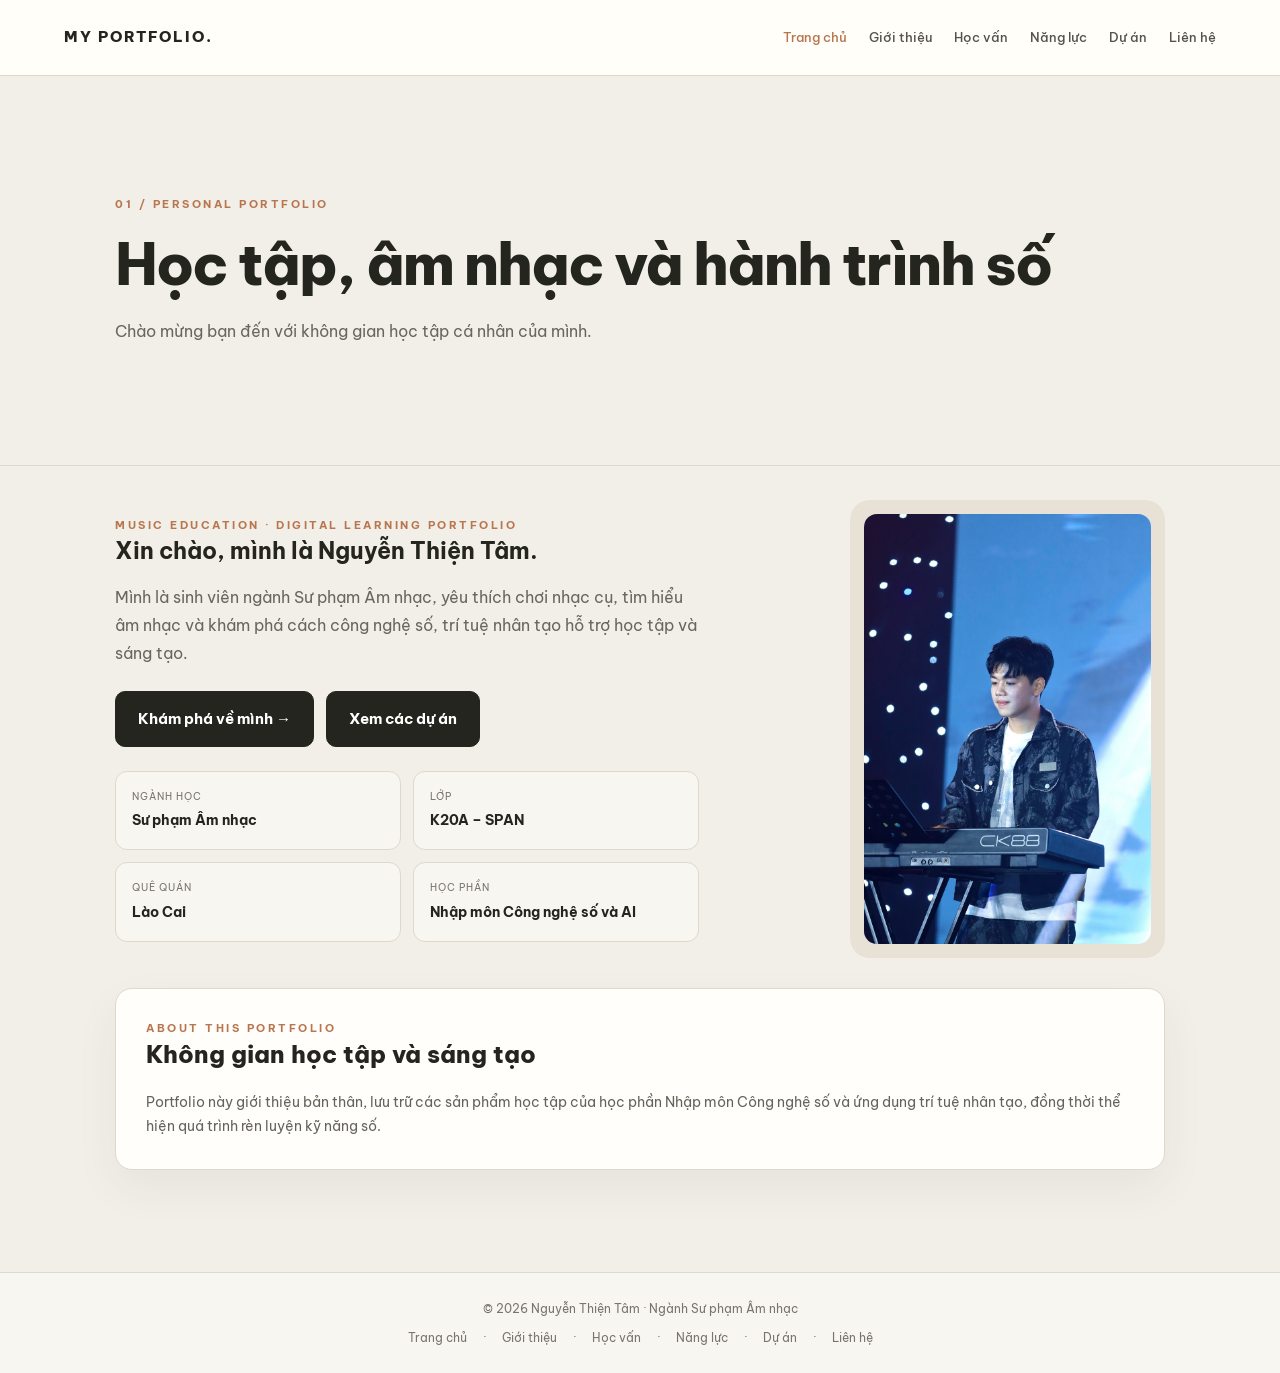
<file: index.html>
<!DOCTYPE html>
<html lang="vi">
<head>
<meta charset="UTF-8">
<meta name="viewport" content="width=device-width, initial-scale=1.0">
<meta name="description" content="Portfolio cá nhân Nguyễn Thiện Tâm - sinh viên Sư phạm Âm nhạc">
<title>Trang chủ | Nguyễn Thiện Tâm</title>
<link rel="stylesheet" href="style.css">
</head>
<body>
<header class="site-header">
  <a class="brand" href="index.html">MY PORTFOLIO.</a>
  <button class="menu-toggle" aria-label="Mở menu" aria-expanded="false" onclick="document.querySelector('.nav').classList.toggle('open');this.setAttribute('aria-expanded',document.querySelector('.nav').classList.contains('open'))">☰</button>
  <nav class="nav"><a href="index.html" class="active">Trang chủ</a>
<a href="gioi-thieu.html" class="">Giới thiệu</a>
<a href="hoc-van.html" class="">Học vấn</a>
<a href="nang-luc.html" class="">Năng lực</a>
<a href="du-an.html" class="">Dự án</a>
<a href="lien-he.html" class="">Liên hệ</a></nav>
</header>
<section class="hero"><div class="container">
  <div class="label">01 / PERSONAL PORTFOLIO</div>
  <h1>Học tập, âm nhạc và hành trình số</h1>
  <p class="lead">Chào mừng bạn đến với không gian học tập cá nhân của mình.</p>
</div></section>
<main><div class="container">
<div class="profile">
 <div>
  <div class="eyebrow">MUSIC EDUCATION · DIGITAL LEARNING PORTFOLIO</div>
  <h2>Xin chào, mình là Nguyễn Thiện Tâm.</h2>
  <p class="lead">Mình là sinh viên ngành Sư phạm Âm nhạc, yêu thích chơi nhạc cụ, tìm hiểu âm nhạc và khám phá cách công nghệ số, trí tuệ nhân tạo hỗ trợ học tập và sáng tạo.</p>
  <div class="button-row">
   <a class="btn primary" href="gioi-thieu.html">Khám phá về mình →</a>
   <a class="btn" href="du-an.html">Xem các dự án</a>
  </div>
  <div class="info-list">
   <div class="info-item"><small>Ngành học</small><strong>Sư phạm Âm nhạc</strong></div>
   <div class="info-item"><small>Lớp</small><strong>K20A – SPAN</strong></div>
   <div class="info-item"><small>Quê quán</small><strong>Lào Cai</strong></div>
   <div class="info-item"><small>Học phần</small><strong>Nhập môn Công nghệ số và AI</strong></div>
  </div>
 </div>
 <div class="avatar-wrap">
    <img class="avatar" src="avatar.jpg" alt="Ảnh đại diện Nguyễn Thiện Tâm">
</div>
</div>
<section class="card" style="margin-top:30px">
 <div class="eyebrow">ABOUT THIS PORTFOLIO</div>
 <h2>Không gian học tập và sáng tạo</h2>
 <p>Portfolio này giới thiệu bản thân, lưu trữ các sản phẩm học tập của học phần Nhập môn Công nghệ số và ứng dụng trí tuệ nhân tạo, đồng thời thể hiện quá trình rèn luyện kỹ năng số.</p>
</section>
</div></main>
<footer>
  <div>© 2026 Nguyễn Thiện Tâm · Ngành Sư phạm Âm nhạc</div>
  <div class="footer-nav"><a href="index.html">Trang chủ</a> · <a href="gioi-thieu.html">Giới thiệu</a> · <a href="hoc-van.html">Học vấn</a> · <a href="nang-luc.html">Năng lực</a> · <a href="du-an.html">Dự án</a> · <a href="lien-he.html">Liên hệ</a></div>
</footer>
</body></html>
</file>
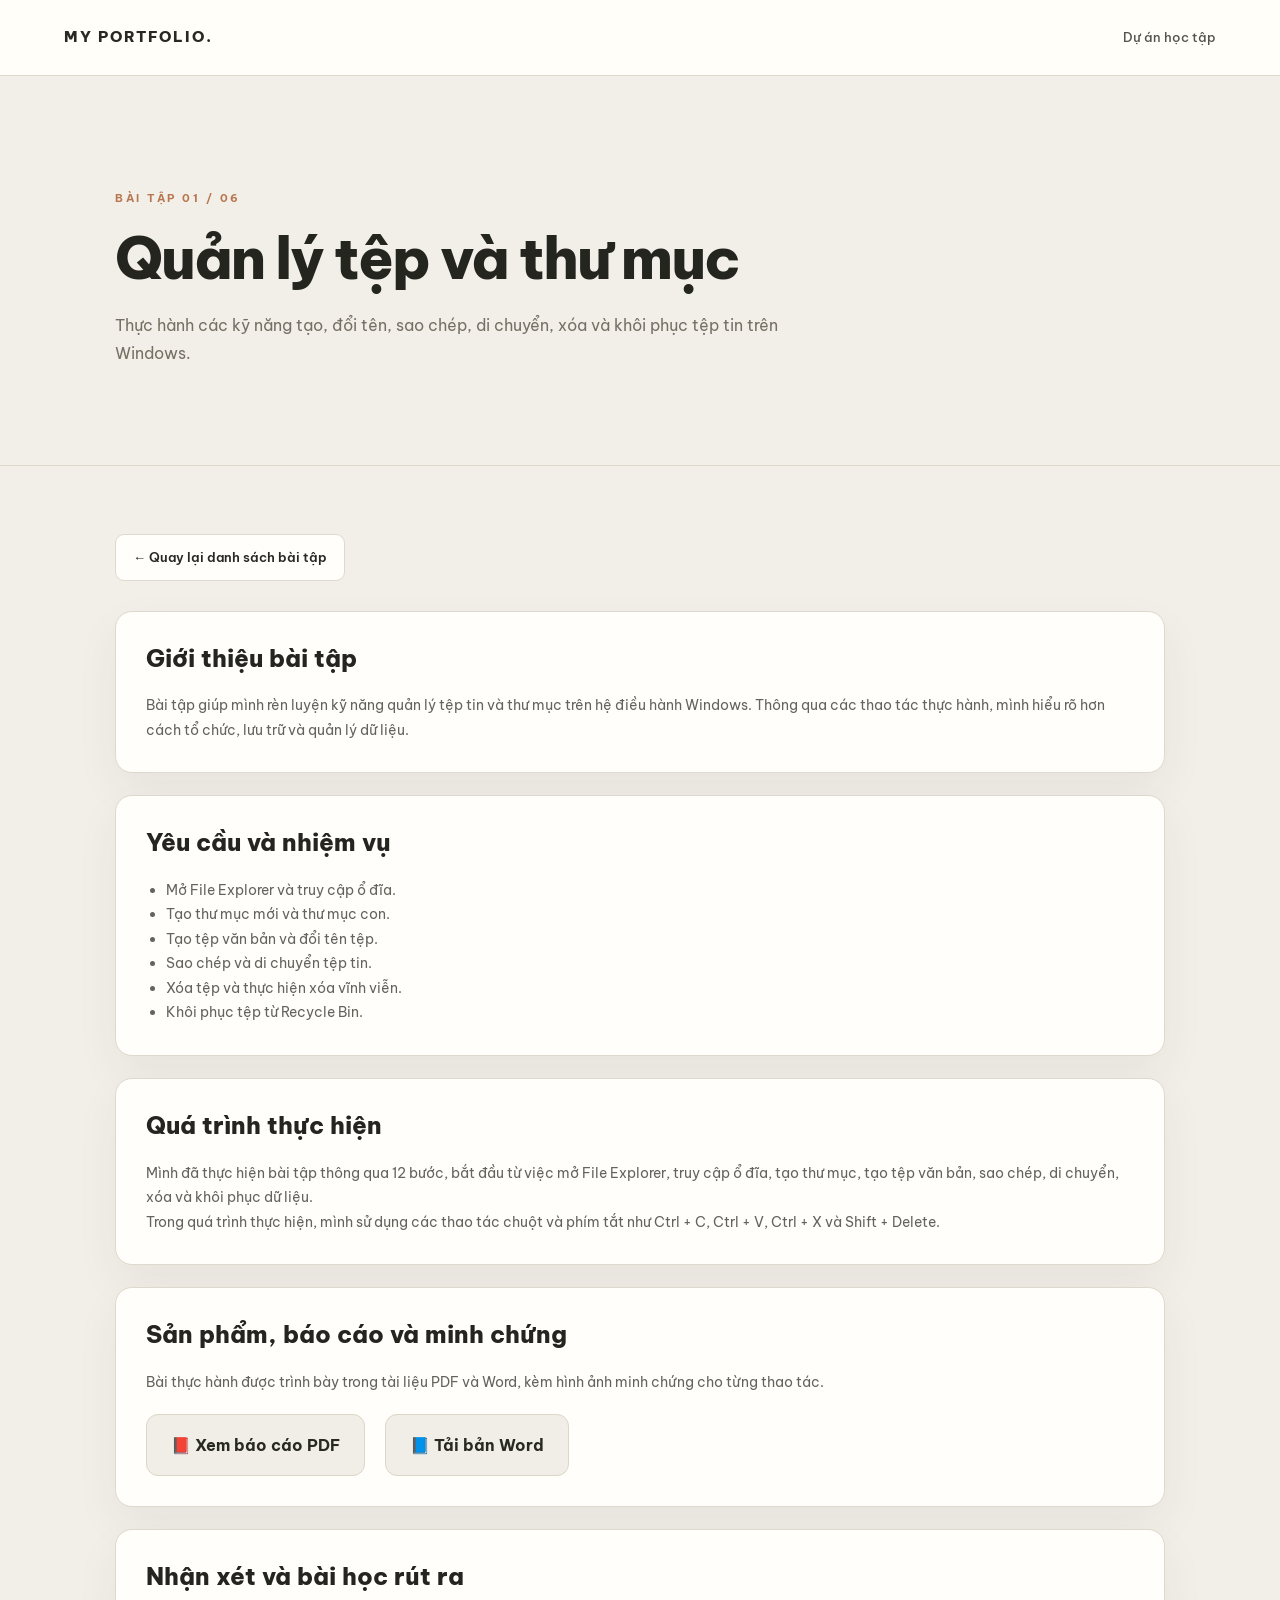
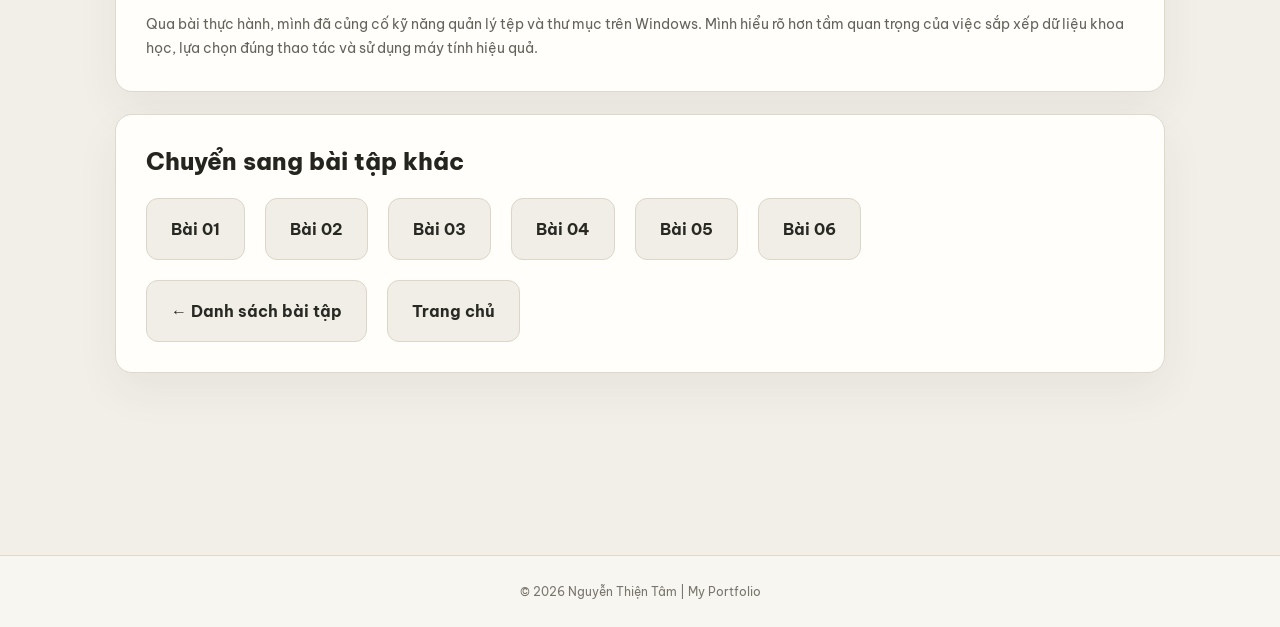
<file: bai-tap-1.html>
<!DOCTYPE html>
<html lang="vi">
<head>
<meta charset="UTF-8">
<meta name="viewport" content="width=device-width, initial-scale=1.0">
<title>Bài tập 1 | Nguyễn Thiện Tâm</title>

<style>
* {
    box-sizing: border-box;
    margin: 0;
    padding: 0;
}

body {
    font-family: Arial, sans-serif;
    background: #f1eee7;
    color: #292923;
    line-height: 1.8;
}

header {
    background: #fffefa;
    padding: 20px 7%;
    border-bottom: 1px solid #ded8cc;
    display: flex;
    justify-content: space-between;
    align-items: center;
}

.logo {
    font-weight: bold;
    letter-spacing: 2px;
}

header a {
    color: #292923;
    text-decoration: none;
}

.hero {
    padding: 90px 8%;
    border-bottom: 1px solid #ded8cc;
}

.label {
    color: #b8794e;
    letter-spacing: 3px;
    font-size: 12px;
    font-weight: bold;
}

h1 {
    font-size: 42px;
    margin: 15px 0;
}

.hero p {
    color: #766f64;
}

main {
    width: 90%;
    max-width: 1050px;
    margin: 34px auto 80px;
}

.card {
    background: #fffefa;
    border: 1px solid #e2dbcf;
    border-radius: 18px;
    padding: 28px;
    margin-bottom: 22px;
    box-shadow: 0 8px 25px rgba(0,0,0,0.03);
}

h2 {
    margin-bottom: 15px;
    font-size: 23px;
}

ul {
    padding-left: 25px;
}

.actions {
    display: flex;
    flex-wrap: wrap;
    gap: 12px;
    margin-top: 20px;
}

.btn {
    display: inline-block;
    padding: 12px 20px;
    border-radius: 12px;
    background: #f1eee7;
    border: 1px solid #ded5c7;
    color: #292923;
    text-decoration: none;
    font-weight: bold;
}

.btn:hover {
    background: #292923;
    color: white;
}

.back {
    margin-bottom: 30px;
}

footer {
    text-align: center;
    padding: 30px;
    color: #80786d;
    border-top: 1px solid #ded8cc;
}

@media(max-width:600px) {
    h1 {
        font-size: 30px;
    }
    .hero {
        padding: 60px 7%;
    }
}
</style>

<link rel="stylesheet" href="style.css">
</head>

<body>


<header class="site-header">
    <a class="brand" href="index.html">MY PORTFOLIO.</a>
    <nav class="nav">
        <a href="du-an.html">Dự án học tập</a>
    </nav>
</header>


<section class="hero">
    <div class="container">
        <div class="label">BÀI TẬP 01 / 06</div>

        <h1>Quản lý tệp và thư mục</h1>

        <p class="lead">
            Thực hành các kỹ năng tạo, đổi tên, sao chép,
            di chuyển, xóa và khôi phục tệp tin trên Windows.
        </p>
    </div>
</section>


<main>

    <a href="du-an.html" class="btn back">
        ← Quay lại danh sách bài tập
    </a>

    <section class="card">
        <h2>Giới thiệu bài tập</h2>
        <p>
            Bài tập giúp mình rèn luyện kỹ năng quản lý
            tệp tin và thư mục trên hệ điều hành Windows.
            Thông qua các thao tác thực hành, mình hiểu
            rõ hơn cách tổ chức, lưu trữ và quản lý dữ liệu.
        </p>
    </section>

    <section class="card">
        <h2>Yêu cầu và nhiệm vụ</h2>
        <ul>
            <li>Mở File Explorer và truy cập ổ đĩa.</li>
            <li>Tạo thư mục mới và thư mục con.</li>
            <li>Tạo tệp văn bản và đổi tên tệp.</li>
            <li>Sao chép và di chuyển tệp tin.</li>
            <li>Xóa tệp và thực hiện xóa vĩnh viễn.</li>
            <li>Khôi phục tệp từ Recycle Bin.</li>
        </ul>
    </section>

    <section class="card">
        <h2>Quá trình thực hiện</h2>
        <p>
            Mình đã thực hiện bài tập thông qua 12 bước,
            bắt đầu từ việc mở File Explorer, truy cập ổ đĩa,
            tạo thư mục, tạo tệp văn bản, sao chép, di chuyển,
            xóa và khôi phục dữ liệu.
        </p>
        <p>
            Trong quá trình thực hiện, mình sử dụng các thao tác
            chuột và phím tắt như Ctrl + C, Ctrl + V,
            Ctrl + X và Shift + Delete.
        </p>
    </section>

    <section class="card">
        <h2>Sản phẩm, báo cáo và minh chứng</h2>
        <p>
            Bài thực hành được trình bày trong tài liệu PDF
            và Word, kèm hình ảnh minh chứng cho từng thao tác.
        </p>

        <div class="actions">
            <a href="bai-tap-1.pdf"
               target="_blank"
               class="btn">
                📕 Xem báo cáo PDF
            </a>

            <a href="bai-tap-1.docx"
               download
               class="btn">
                📘 Tải bản Word
            </a>
        </div>
    </section>

    <section class="card">
        <h2>Nhận xét và bài học rút ra</h2>
        <p>
            Qua bài thực hành, mình đã củng cố kỹ năng
            quản lý tệp và thư mục trên Windows.
            Mình hiểu rõ hơn tầm quan trọng của việc
            sắp xếp dữ liệu khoa học, lựa chọn đúng thao tác
            và sử dụng máy tính hiệu quả.
        </p>
    </section>

    <section class="card">
        <h2>Chuyển sang bài tập khác</h2>
        <div class="actions">
            <a href="bai-tap-1.html" class="btn">Bài 01</a>
            <a href="bai-tap-2.html" class="btn">Bài 02</a>
            <a href="bai-tap-3.html" class="btn">Bài 03</a>
            <a href="bai-tap-4.html" class="btn">Bài 04</a>
            <a href="bai-tap-5.html" class="btn">Bài 05</a>
            <a href="bai-tap-6.html" class="btn">Bài 06</a>
        </div>
        
    <div class="actions">
        <a href="du-an.html" class="btn">← Danh sách bài tập</a>
        <a href="index.html" class="btn">Trang chủ</a>
    </div>
        
    </section>

</main>

<footer>
    © 2026 Nguyễn Thiện Tâm | My Portfolio
</footer>

</body>
</html>
</file>
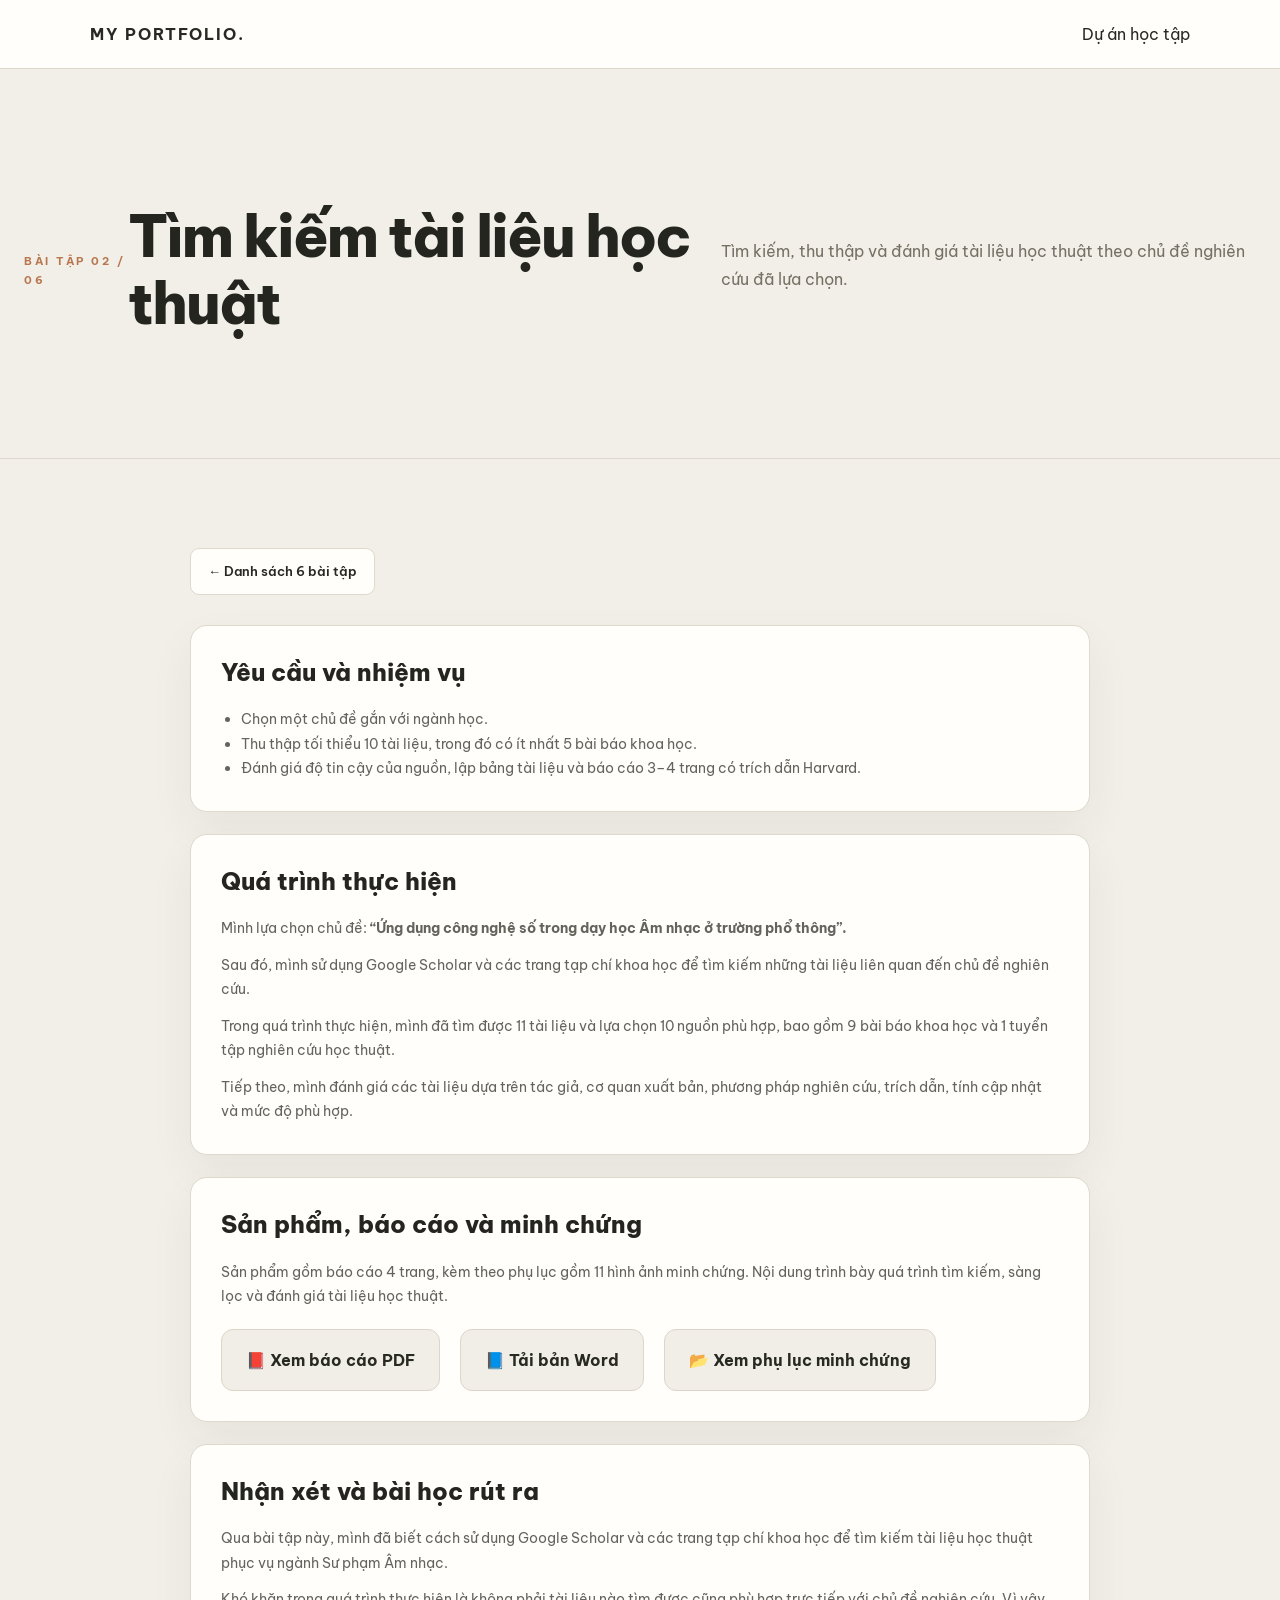
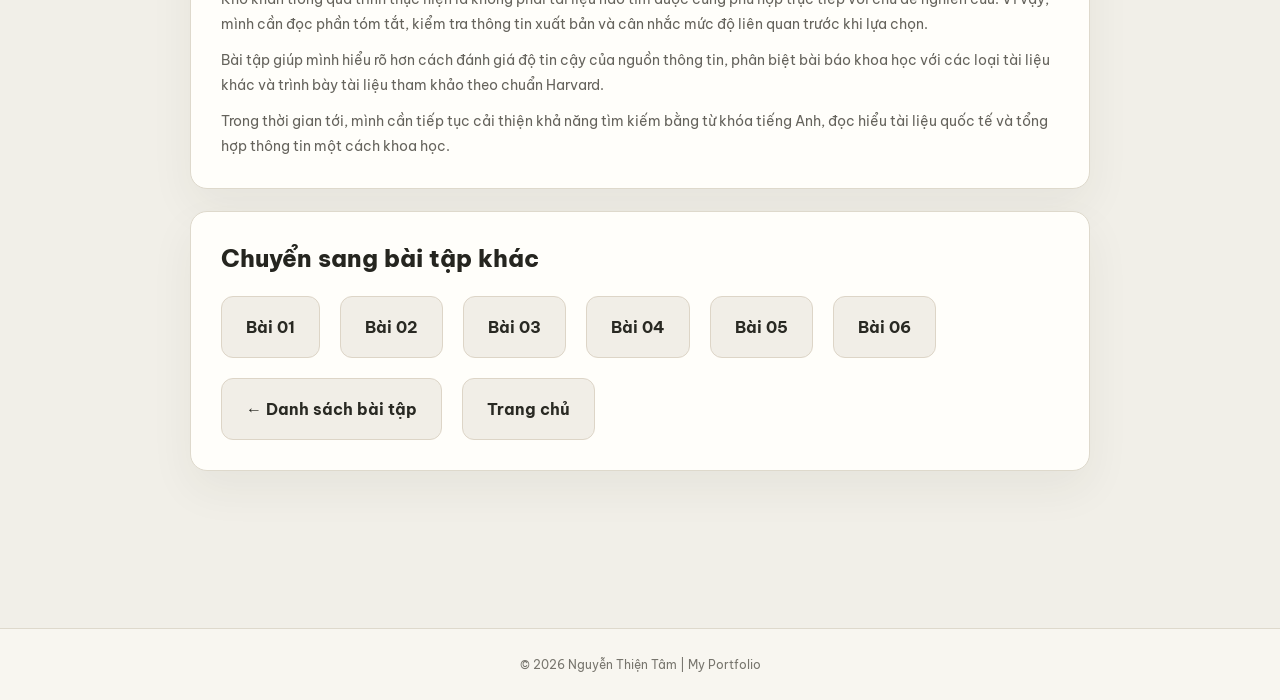
<file: bai-tap-2.html>
<!DOCTYPE html>
<html lang="vi">
<head>
<meta charset="UTF-8">
<meta name="viewport" content="width=device-width, initial-scale=1.0">
<title>Bài tập 02 | Nguyễn Thiện Tâm</title>

<style>
* {
    box-sizing: border-box;
    margin: 0;
    padding: 0;
}

body {
    font-family: 'Be Vietnam Pro', Arial, sans-serif;
    background: #f1eee7;
    color: #292923;
    line-height: 1.8;
}

header {
    background: #fffefa;
    padding: 20px 7%;
    border-bottom: 1px solid #ded8cc;
    display: flex;
    justify-content: space-between;
    align-items: center;
}

.logo {
    font-weight: bold;
    letter-spacing: 2px;
    color: #292923;
    text-decoration: none;
}

header a {
    color: #292923;
    text-decoration: none;
}

.hero {
    padding: 65px 8%;
    border-bottom: 1px solid #ded8cc;
}

.label {
    color: #b8794e;
    letter-spacing: 3px;
    font-size: 12px;
    font-weight: bold;
}

h1 {
    font-size: 42px;
    margin: 15px 0;
}

.hero p {
    color: #766f64;
    max-width: 700px;
}

main {
    max-width: 900px;
    margin: 55px auto;
    padding: 0 20px;
}

.card {
    background: #fffefa;
    border: 1px solid #e2dbcf;
    border-radius: 18px;
    padding: 28px;
    margin-bottom: 22px;
    box-shadow: 0 8px 25px rgba(0,0,0,0.03);
}

h2 {
    margin-bottom: 15px;
    font-size: 23px;
}

p {
    margin-bottom: 12px;
}

ul {
    padding-left: 25px;
}

.actions {
    display: flex;
    flex-wrap: wrap;
    gap: 12px;
    margin-top: 20px;
}

.btn {
    display: inline-block;
    padding: 12px 20px;
    border-radius: 12px;
    background: #f1eee7;
    border: 1px solid #ded5c7;
    color: #292923;
    text-decoration: none;
    font-weight: bold;
    transition: 0.2s;
}

.btn:hover {
    background: #292923;
    color: white;
}

.back {
    margin-bottom: 30px;
}

footer {
    text-align: center;
    padding: 30px;
    color: #80786d;
    border-top: 1px solid #ded8cc;
    background: #fffefa;
}

@media(max-width:600px) {
    h1 {
        font-size: 30px;
    }

    .hero {
        padding: 50px 7%;
    }

    header {
        padding: 16px 5%;
    }
}
</style>
<link rel="stylesheet" href="style.css">
</head>

<body>

<header>
    <a href="index.html" class="logo">MY PORTFOLIO.</a>
    <a href="du-an.html">Dự án học tập</a>
</header>

<section class="hero">
    <div class="label">BÀI TẬP 02 / 06</div>

    <h1>Tìm kiếm tài liệu học thuật</h1>

    <p>
        Tìm kiếm, thu thập và đánh giá tài liệu học thuật
        theo chủ đề nghiên cứu đã lựa chọn.
    </p>
</section>

<main>

    <a href="du-an.html" class="btn back">
        ← Danh sách 6 bài tập
    </a>

    <section class="card">
        <h2>Yêu cầu và nhiệm vụ</h2>

        <ul>
            <li>Chọn một chủ đề gắn với ngành học.</li>

            <li>
                Thu thập tối thiểu 10 tài liệu,
                trong đó có ít nhất 5 bài báo khoa học.
            </li>

            <li>
                Đánh giá độ tin cậy của nguồn,
                lập bảng tài liệu và báo cáo 3–4 trang
                có trích dẫn Harvard.
            </li>
        </ul>
    </section>

    <section class="card">
        <h2>Quá trình thực hiện</h2>

        <p>
            Mình lựa chọn chủ đề:
            <strong>“Ứng dụng công nghệ số trong dạy học
            Âm nhạc ở trường phổ thông”.</strong>
        </p>

        <p>
            Sau đó, mình sử dụng Google Scholar và các
            trang tạp chí khoa học để tìm kiếm những
            tài liệu liên quan đến chủ đề nghiên cứu.
        </p>

        <p>
            Trong quá trình thực hiện, mình đã tìm được
            11 tài liệu và lựa chọn 10 nguồn phù hợp,
            bao gồm 9 bài báo khoa học và 1 tuyển tập
            nghiên cứu học thuật.
        </p>

        <p>
            Tiếp theo, mình đánh giá các tài liệu dựa trên
            tác giả, cơ quan xuất bản, phương pháp nghiên cứu,
            trích dẫn, tính cập nhật và mức độ phù hợp.
        </p>
    </section>

    <section class="card">
        <h2>Sản phẩm, báo cáo và minh chứng</h2>

        <p>
            Sản phẩm gồm báo cáo 4 trang, kèm theo
            phụ lục gồm 11 hình ảnh minh chứng.
            Nội dung trình bày quá trình tìm kiếm,
            sàng lọc và đánh giá tài liệu học thuật.
        </p>

        <div class="actions">

            <a href="bai-tap-2.pdf"
               target="_blank"
               class="btn">
                📕 Xem báo cáo PDF
            </a>

            <a href="bai-tap-2.docx"
               download
               class="btn">
                📘 Tải bản Word
            </a>

            <a href="phu-luc-bai-tap-2.pdf"
               target="_blank"
               class="btn">
                📂 Xem phụ lục minh chứng
            </a>

        </div>
    </section>

    <section class="card">
        <h2>Nhận xét và bài học rút ra</h2>

        <p>
            Qua bài tập này, mình đã biết cách sử dụng
            Google Scholar và các trang tạp chí khoa học
            để tìm kiếm tài liệu học thuật phục vụ ngành
            Sư phạm Âm nhạc.
        </p>

        <p>
            Khó khăn trong quá trình thực hiện là không phải
            tài liệu nào tìm được cũng phù hợp trực tiếp
            với chủ đề nghiên cứu. Vì vậy, mình cần đọc
            phần tóm tắt, kiểm tra thông tin xuất bản và
            cân nhắc mức độ liên quan trước khi lựa chọn.
        </p>

        <p>
            Bài tập giúp mình hiểu rõ hơn cách đánh giá
            độ tin cậy của nguồn thông tin, phân biệt
            bài báo khoa học với các loại tài liệu khác
            và trình bày tài liệu tham khảo theo chuẩn Harvard.
        </p>

        <p>
            Trong thời gian tới, mình cần tiếp tục cải thiện
            khả năng tìm kiếm bằng từ khóa tiếng Anh,
            đọc hiểu tài liệu quốc tế và tổng hợp thông tin
            một cách khoa học.
        </p>
    </section>

    

<section class="card">
    <h2>Chuyển sang bài tập khác</h2>

    <!-- Hàng chọn bài tập -->
    <div class="actions">
        <a href="bai-tap-1.html" class="btn">Bài 01</a>
        <a href="bai-tap-2.html" class="btn" style="background:#292923;color:white;">Bài 02</a>
        <a href="bai-tap-3.html" class="btn">Bài 03</a>
        <a href="bai-tap-4.html" class="btn">Bài 04</a>
        <a href="bai-tap-5.html" class="btn">Bài 05</a>
        <a href="bai-tap-6.html" class="btn">Bài 06</a>
    </div>

    <!-- Hàng điều hướng -->
    <div class="actions" style="margin-top:20px;">
        <a href="du-an.html" class="btn">← Danh sách bài tập</a>
        <a href="index.html" class="btn">Trang chủ</a>
    </div>
</section>


</main>

<footer>
    © 2026 Nguyễn Thiện Tâm | My Portfolio
</footer>

</body>
</html>
</file>
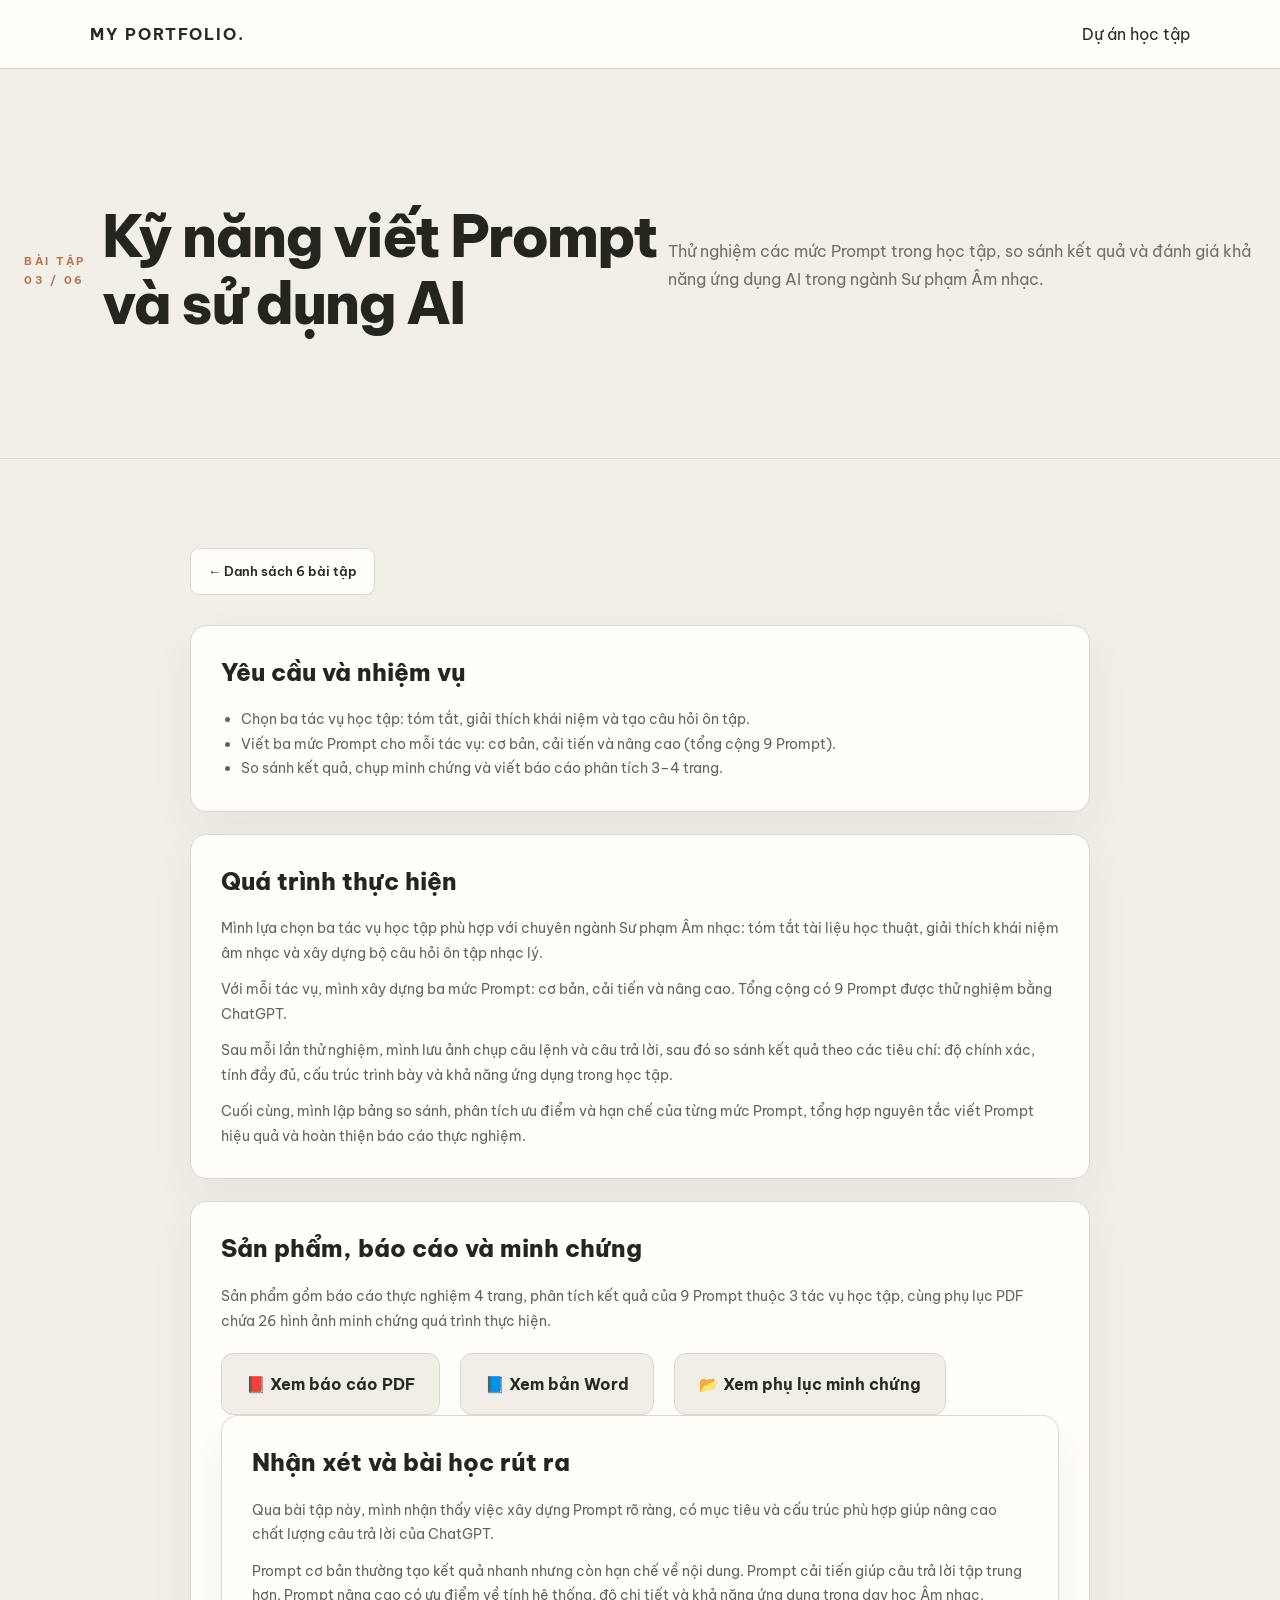
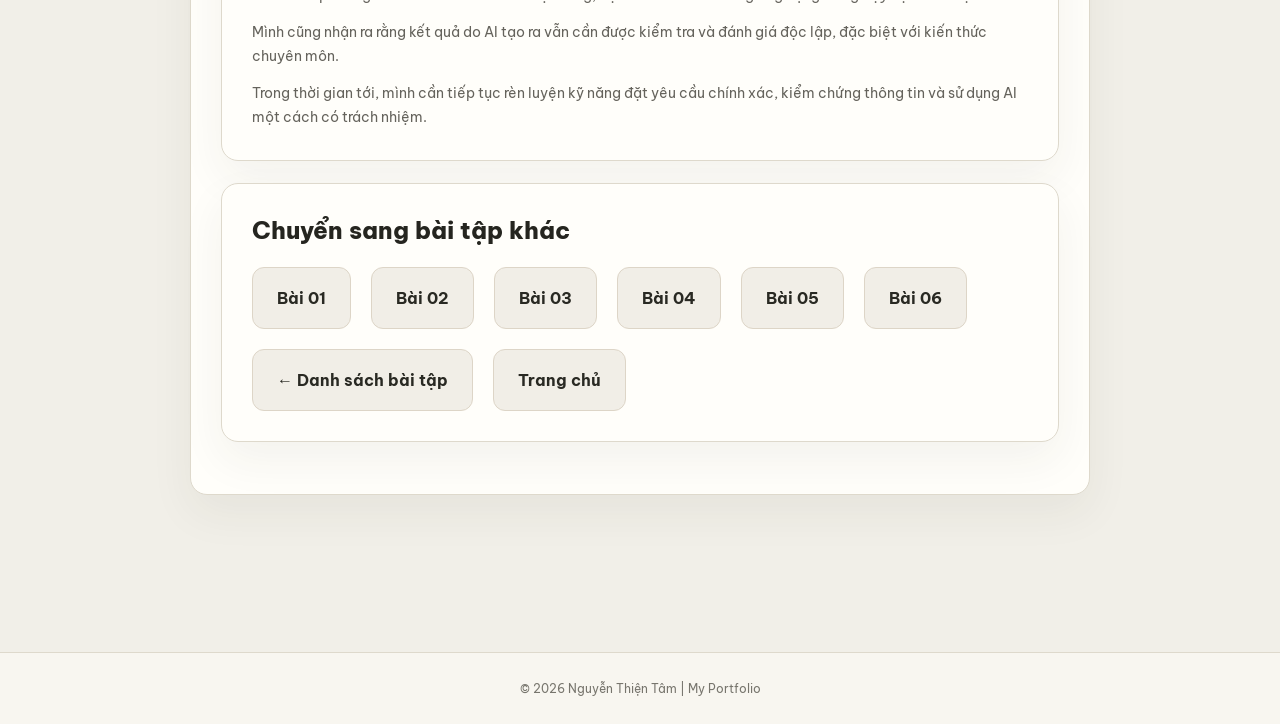
<file: bai-tap-3.html>
<!DOCTYPE html>
<html lang="vi">
<head>
<meta charset="UTF-8">
<meta name="viewport" content="width=device-width, initial-scale=1.0">
<title>Bài tập 03 | Nguyễn Thiện Tâm</title>

<style>
* {
    box-sizing: border-box;
    margin: 0;
    padding: 0;
}

body {
    font-family: 'Be Vietnam Pro', Arial, sans-serif;
    background: #f1eee7;
    color: #292923;
    line-height: 1.8;
}

header {
    background: #fffefa;
    padding: 20px 7%;
    border-bottom: 1px solid #ded8cc;
    display: flex;
    justify-content: space-between;
    align-items: center;
}

.logo {
    font-weight: bold;
    letter-spacing: 2px;
    color: #292923;
    text-decoration: none;
}

header a {
    color: #292923;
    text-decoration: none;
}

.hero {
    padding: 65px 8%;
    border-bottom: 1px solid #ded8cc;
}

.label {
    color: #b8794e;
    letter-spacing: 3px;
    font-size: 12px;
    font-weight: bold;
}

h1 {
    font-size: 42px;
    margin: 15px 0;
}

.hero p {
    color: #766f64;
    max-width: 700px;
}

main {
    max-width: 900px;
    margin: 55px auto;
    padding: 0 20px;
}

.card {
    background: #fffefa;
    border: 1px solid #e2dbcf;
    border-radius: 18px;
    padding: 28px;
    margin-bottom: 22px;
    box-shadow: 0 8px 25px rgba(0,0,0,0.03);
}

h2 {
    margin-bottom: 15px;
    font-size: 23px;
}

p {
    margin-bottom: 12px;
}

ul {
    padding-left: 25px;
}

.actions {
    display: flex;
    flex-wrap: wrap;
    gap: 12px;
    margin-top: 20px;
}

.btn {
    display: inline-block;
    padding: 12px 20px;
    border-radius: 12px;
    background: #f1eee7;
    border: 1px solid #ded5c7;
    color: #292923;
    text-decoration: none;
    font-weight: bold;
    transition: 0.2s;
}

.btn:hover {
    background: #292923;
    color: white;
}

.back {
    margin-bottom: 30px;
}

footer {
    text-align: center;
    padding: 30px;
    color: #80786d;
    border-top: 1px solid #ded8cc;
    background: #fffefa;
}

@media(max-width:600px) {
    h1 {
        font-size: 30px;
    }

    .hero {
        padding: 50px 7%;
    }

    header {
        padding: 16px 5%;
    }
}
</style>
<link rel="stylesheet" href="style.css">
</head>

<body>

<header>
    <a href="index.html" class="logo">MY PORTFOLIO.</a>
    <a href="du-an.html">Dự án học tập</a>
</header>

<section class="hero">
    <div class="label">BÀI TẬP 03 / 06</div>

    <h1>Kỹ năng viết Prompt và sử dụng AI</h1>

    <p>
        Thử nghiệm các mức Prompt trong học tập,
        so sánh kết quả và đánh giá khả năng ứng dụng AI
        trong ngành Sư phạm Âm nhạc.
    </p>
</section>

<main>

    <a href="du-an.html" class="btn back">
        ← Danh sách 6 bài tập
    </a>

    <section class="card">
        <h2>Yêu cầu và nhiệm vụ</h2>

        <ul>
            <li>
                Chọn ba tác vụ học tập: tóm tắt,
                giải thích khái niệm và tạo câu hỏi ôn tập.
            </li>

            <li>
                Viết ba mức Prompt cho mỗi tác vụ:
                cơ bản, cải tiến và nâng cao
                (tổng cộng 9 Prompt).
            </li>

            <li>
                So sánh kết quả, chụp minh chứng
                và viết báo cáo phân tích 3–4 trang.
            </li>
        </ul>
    </section>

    <section class="card">
        <h2>Quá trình thực hiện</h2>

        <p>
            Mình lựa chọn ba tác vụ học tập phù hợp
            với chuyên ngành Sư phạm Âm nhạc:
            tóm tắt tài liệu học thuật, giải thích
            khái niệm âm nhạc và xây dựng bộ câu hỏi
            ôn tập nhạc lý.
        </p>

        <p>
            Với mỗi tác vụ, mình xây dựng ba mức Prompt:
            cơ bản, cải tiến và nâng cao.
            Tổng cộng có 9 Prompt được thử nghiệm
            bằng ChatGPT.
        </p>

        <p>
            Sau mỗi lần thử nghiệm, mình lưu ảnh chụp
            câu lệnh và câu trả lời, sau đó so sánh
            kết quả theo các tiêu chí: độ chính xác,
            tính đầy đủ, cấu trúc trình bày và khả năng
            ứng dụng trong học tập.
        </p>

        <p>
            Cuối cùng, mình lập bảng so sánh,
            phân tích ưu điểm và hạn chế của từng mức
            Prompt, tổng hợp nguyên tắc viết Prompt
            hiệu quả và hoàn thiện báo cáo thực nghiệm.
        </p>
    </section>

    <section class="card">
        <h2>Sản phẩm, báo cáo và minh chứng</h2>

        <p>
            Sản phẩm gồm báo cáo thực nghiệm 4 trang,
            phân tích kết quả của 9 Prompt thuộc
            3 tác vụ học tập, cùng phụ lục PDF chứa
            26 hình ảnh minh chứng quá trình thực hiện.
        </p>

       
<div class="actions">

    <!-- Xem báo cáo PDF -->
   <a href="Bai-tap-3.pdf"
       target="_blank"
       rel="noopener"
       class="btn">
        📕 Xem báo cáo PDF
    </a>

    <!-- Xem Word trên tab mới -->
    <a href="https://view.officeapps.live.com/op/view.aspx?src=https%3A%2F%2Ftam09072007.github.io%2FTam09072007-%2FBai-tap-3.docx"
       target="_blank"
       rel="noopener"
       class="btn">
        📘 Xem bản Word
    </a>

    <!-- Xem phụ lục -->
    <a href="phu-luc-bai-tap-3.pdf"
       target="_blank"
       rel="noopener"
       class="btn">
        📂 Xem phụ lục minh chứng
    </a>

</div>


    <section class="card">
        <h2>Nhận xét và bài học rút ra</h2>

        <p>
            Qua bài tập này, mình nhận thấy việc xây dựng
            Prompt rõ ràng, có mục tiêu và cấu trúc phù hợp
            giúp nâng cao chất lượng câu trả lời của ChatGPT.
        </p>

        <p>
            Prompt cơ bản thường tạo kết quả nhanh nhưng
            còn hạn chế về nội dung. Prompt cải tiến giúp
            câu trả lời tập trung hơn. Prompt nâng cao có
            ưu điểm về tính hệ thống, độ chi tiết và khả năng
            ứng dụng trong dạy học Âm nhạc.
        </p>

        <p>
            Mình cũng nhận ra rằng kết quả do AI tạo ra
            vẫn cần được kiểm tra và đánh giá độc lập,
            đặc biệt với kiến thức chuyên môn.
        </p>

        <p>
            Trong thời gian tới, mình cần tiếp tục rèn luyện
            kỹ năng đặt yêu cầu chính xác, kiểm chứng thông tin
            và sử dụng AI một cách có trách nhiệm.
        </p>
    </section>

    
<section class="card">
    <h2>Chuyển sang bài tập khác</h2>

    <div class="actions">
        <a href="bai-tap-1.html" class="btn">Bài 01</a>
        <a href="bai-tap-2.html" class="btn">Bài 02</a>
        <a href="bai-tap-3.html" class="btn btn-primary">Bài 03</a>
        <a href="bai-tap-4.html" class="btn">Bài 04</a>
        <a href="bai-tap-5.html" class="btn">Bài 05</a>
        <a href="bai-tap-6.html" class="btn">Bài 06</a>
    </div>

    <div class="actions">
        <a href="du-an.html" class="btn">← Danh sách bài tập</a>
        <a href="index.html" class="btn">Trang chủ</a>
    </div>
</section>

    </section>

</main>

<footer>
    © 2026 Nguyễn Thiện Tâm | My Portfolio
</footer>

</body>
</html>
</file>
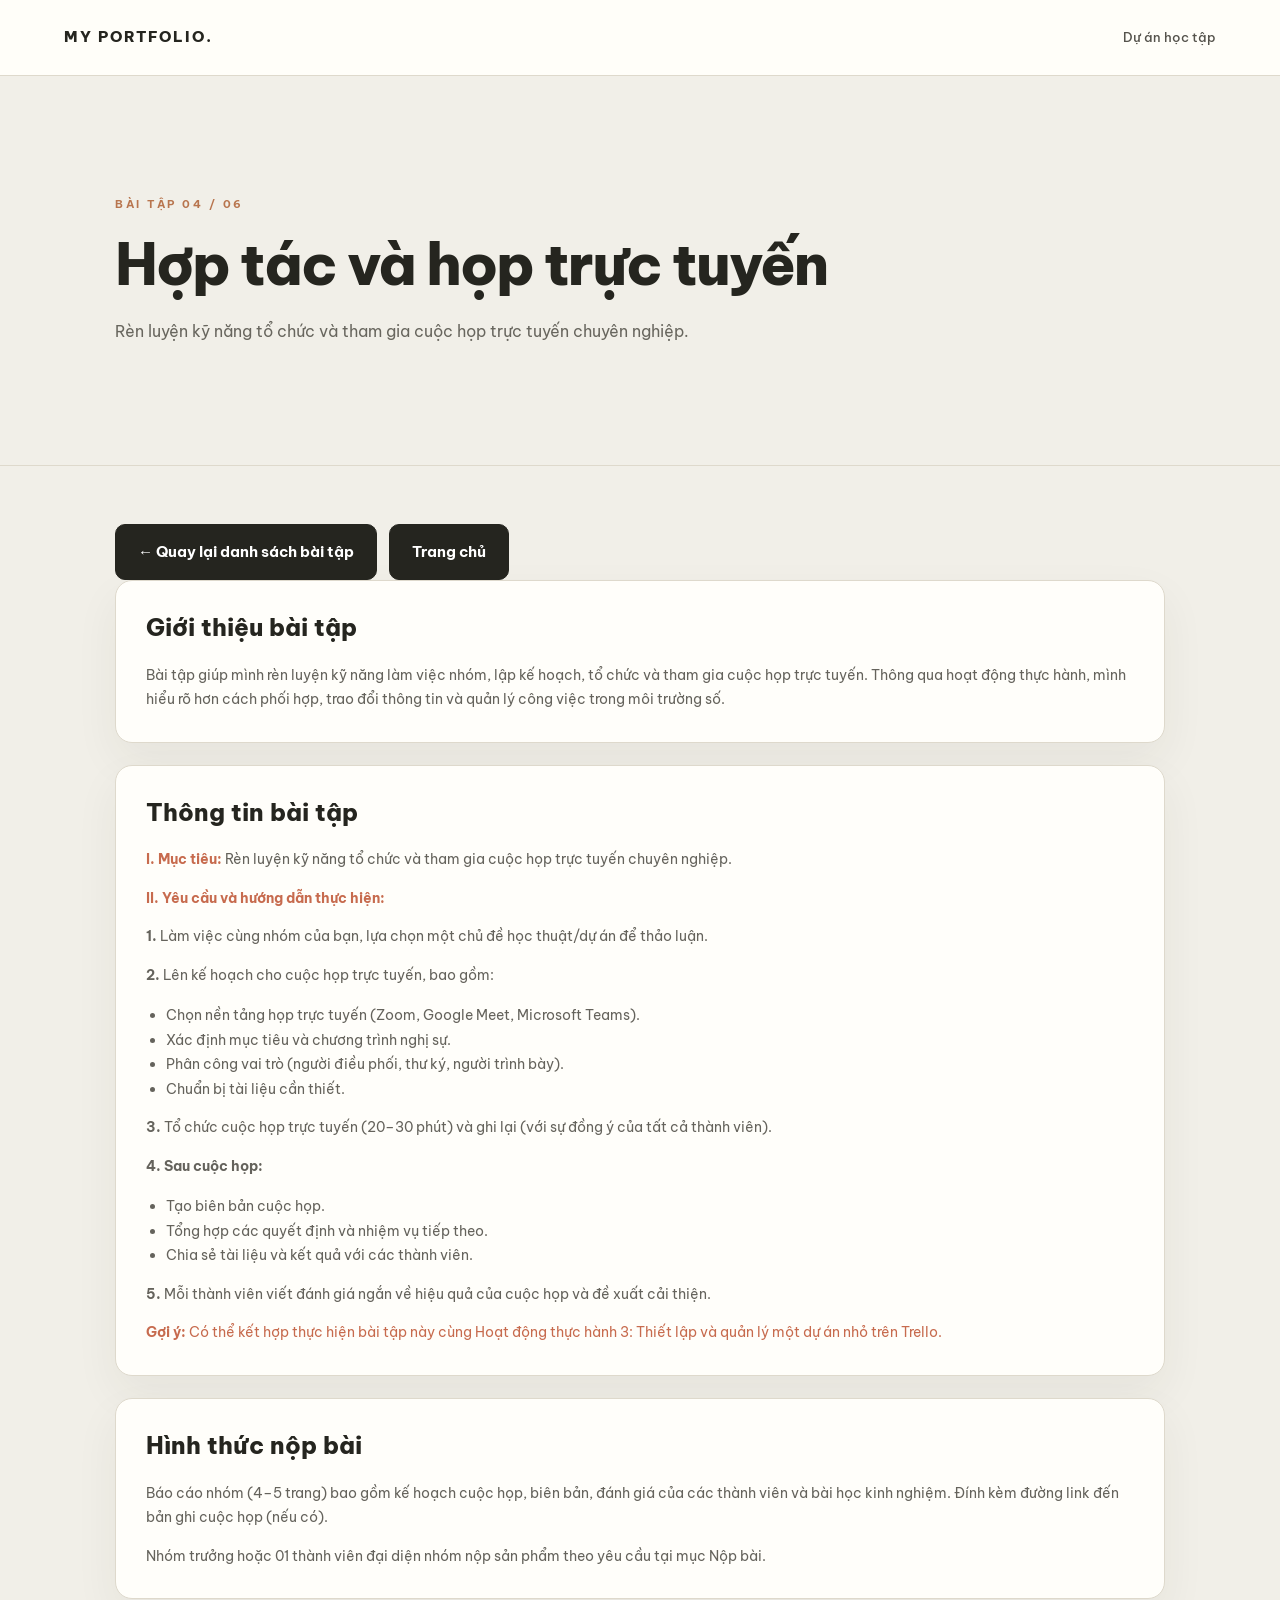
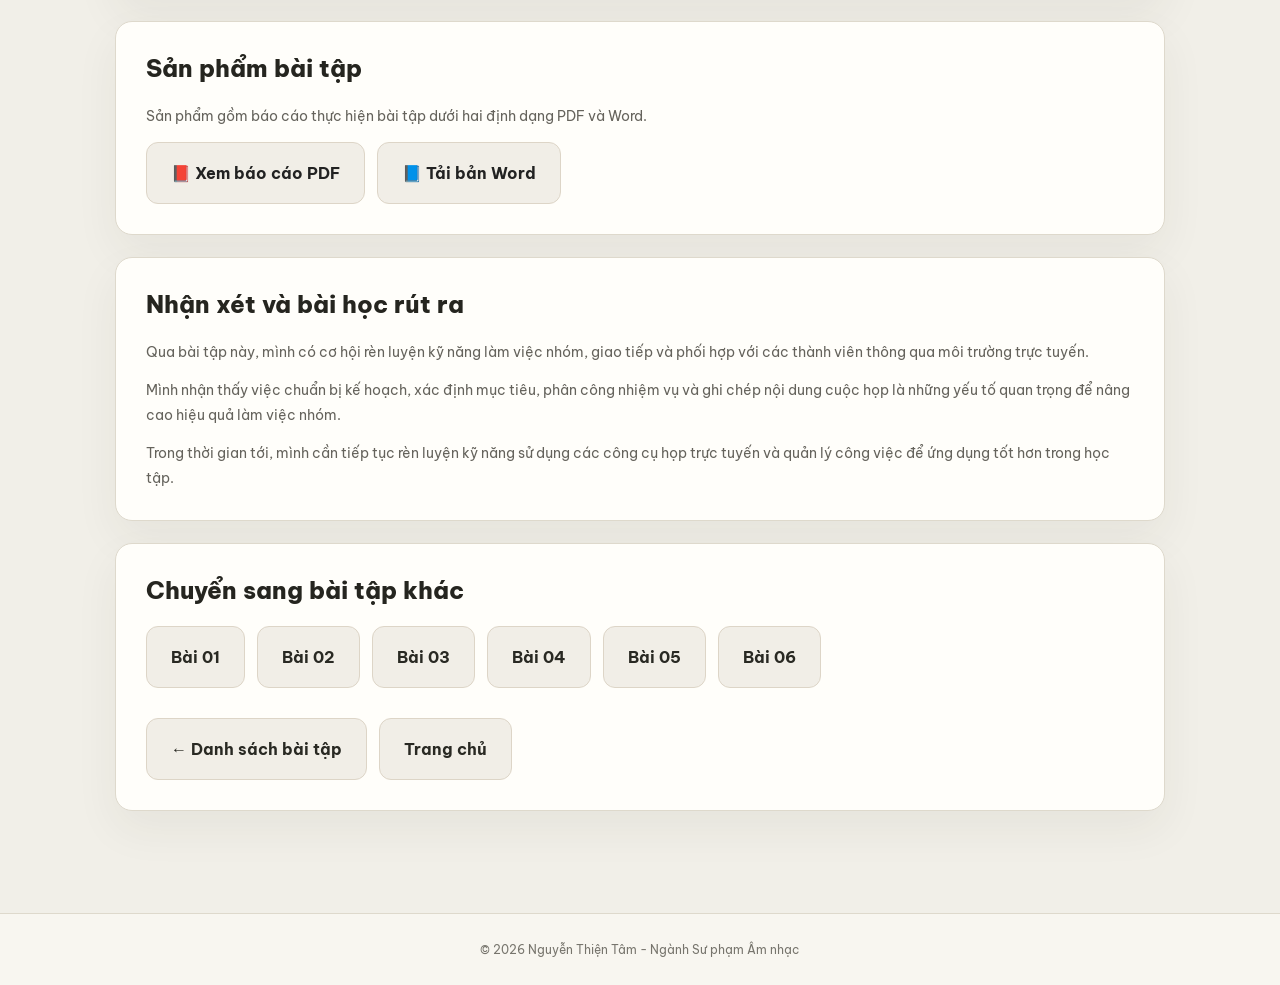
<file: bai-tap-4.html>
<!DOCTYPE html>
<html lang="vi">
<head>
    <meta charset="UTF-8">
    <meta name="viewport" content="width=device-width, initial-scale=1.0">
    <meta name="description" content="Bài tập 04 - Hợp tác và họp trực tuyến">
    <title>Bài tập 04 | Nguyễn Thiện Tâm</title>
    <link rel="stylesheet" href="style.css">
</head>

<body>

<header class="site-header">
    <a class="brand" href="index.html">MY PORTFOLIO.</a>
    <nav class="nav">
        <a href="du-an.html">Dự án học tập</a>
    </nav>
</header>

<section class="hero">
    <div class="container">
        <div class="label">BÀI TẬP 04 / 06</div>
        <h1>Hợp tác và họp trực tuyến</h1>
        <p class="lead">
            Rèn luyện kỹ năng tổ chức và tham gia cuộc họp trực tuyến chuyên nghiệp.
        </p>
    </div>
</section>

<main>
    <div class="container">

        <div class="button-row">
            <a class="btn" href="du-an.html">← Quay lại danh sách bài tập</a>
            <a class="btn" href="index.html">Trang chủ</a>
        </div>

        <section class="card">
            <h2>Giới thiệu bài tập</h2>
            <p>
                Bài tập giúp mình rèn luyện kỹ năng làm việc nhóm,
                lập kế hoạch, tổ chức và tham gia cuộc họp trực tuyến.
                Thông qua hoạt động thực hành, mình hiểu rõ hơn cách
                phối hợp, trao đổi thông tin và quản lý công việc trong môi trường số.
            </p>
        </section>

        <section class="card">
            <h2>Thông tin bài tập</h2>

            <p>
                <strong style="color:#c76b4e;">I. Mục tiêu:</strong>
                Rèn luyện kỹ năng tổ chức và tham gia cuộc họp trực tuyến chuyên nghiệp.
            </p>

            <p><strong style="color:#c76b4e;">II. Yêu cầu và hướng dẫn thực hiện:</strong></p>

            <p>
                <strong>1.</strong> Làm việc cùng nhóm của bạn, lựa chọn một chủ đề
                học thuật/dự án để thảo luận.
            </p>

            <p><strong>2.</strong> Lên kế hoạch cho cuộc họp trực tuyến, bao gồm:</p>

            <ul>
                <li>Chọn nền tảng họp trực tuyến (Zoom, Google Meet, Microsoft Teams).</li>
                <li>Xác định mục tiêu và chương trình nghị sự.</li>
                <li>Phân công vai trò (người điều phối, thư ký, người trình bày).</li>
                <li>Chuẩn bị tài liệu cần thiết.</li>
            </ul>

            <p>
                <strong>3.</strong> Tổ chức cuộc họp trực tuyến (20–30 phút)
                và ghi lại (với sự đồng ý của tất cả thành viên).
            </p>

            <p><strong>4. Sau cuộc họp:</strong></p>

            <ul>
                <li>Tạo biên bản cuộc họp.</li>
                <li>Tổng hợp các quyết định và nhiệm vụ tiếp theo.</li>
                <li>Chia sẻ tài liệu và kết quả với các thành viên.</li>
            </ul>

            <p>
                <strong>5.</strong> Mỗi thành viên viết đánh giá ngắn về hiệu quả
                của cuộc họp và đề xuất cải thiện.
            </p>

            <p style="color:#c76b4e;">
                <strong>Gợi ý:</strong> Có thể kết hợp thực hiện bài tập này cùng
                Hoạt động thực hành 3: Thiết lập và quản lý một dự án nhỏ trên Trello.
            </p>
        </section>

        <section class="card">
            <h2>Hình thức nộp bài</h2>

            <p>
                Báo cáo nhóm (4–5 trang) bao gồm kế hoạch cuộc họp,
                biên bản, đánh giá của các thành viên và bài học kinh nghiệm.
                Đính kèm đường link đến bản ghi cuộc họp (nếu có).
            </p>

            <p>
                Nhóm trưởng hoặc 01 thành viên đại diện nhóm nộp sản phẩm
                theo yêu cầu tại mục Nộp bài.
            </p>
        </section>

        <section class="card">
            <h2>Sản phẩm bài tập</h2>

            <p>
                Sản phẩm gồm báo cáo thực hiện bài tập dưới hai định dạng
                PDF và Word.
            </p>

            

<div class="actions">
  <a href="bai-tap-4.pdf"
     target="_blank"
     rel="noopener"
     class="btn"
     style="font-size:16px !important;
            font-weight:700 !important;
            padding:16px 24px !important;
            background:#f1eee7 !important;
            border:1px solid #ddd5c7 !important;
            border-radius:12px !important;
            color:#222 !important;">
    📕 Xem báo cáo PDF
  </a>

  <a href="bai-tap-4.docx"
     download
     class="btn"
     style="font-size:16px !important;
            font-weight:700 !important;
            padding:16px 24px !important;
            background:#f1eee7 !important;
            border:1px solid #ddd5c7 !important;
            border-radius:12px !important;
            color:#222 !important;">
    📘 Tải bản Word
  </a>
</div>


        </section>

        <section class="card">
            <h2>Nhận xét và bài học rút ra</h2>

            <p>
                Qua bài tập này, mình có cơ hội rèn luyện kỹ năng làm việc nhóm,
                giao tiếp và phối hợp với các thành viên thông qua môi trường trực tuyến.
            </p>

            <p>
                Mình nhận thấy việc chuẩn bị kế hoạch, xác định mục tiêu,
                phân công nhiệm vụ và ghi chép nội dung cuộc họp là những
                yếu tố quan trọng để nâng cao hiệu quả làm việc nhóm.
            </p>

            <p>
                Trong thời gian tới, mình cần tiếp tục rèn luyện kỹ năng
                sử dụng các công cụ họp trực tuyến và quản lý công việc
                để ứng dụng tốt hơn trong học tập.
            </p>
        </section>

        
<section class="card">
    <h2>Chuyển sang bài tập khác</h2>

    <div class="actions">
        <a href="bai-tap-1.html" class="btn">Bài 01</a>
        <a href="bai-tap-2.html" class="btn">Bài 02</a>
        <a href="bai-tap-3.html" class="btn">Bài 03</a>
        <a href="bai-tap-4.html" class="btn btn-primary">Bài 04</a>
        <a href="bai-tap-5.html" class="btn">Bài 05</a>
        <a href="bai-tap-6.html" class="btn">Bài 06</a>
    </div>

    <div class="actions" style="margin-top: 30px;">
        <a href="du-an.html" class="btn">← Danh sách bài tập</a>
        <a href="index.html" class="btn">Trang chủ</a>
    </div>
</section>


    </div>
</main>

<footer>
    <div class="container">
        © 2026 Nguyễn Thiện Tâm - Ngành Sư phạm Âm nhạc
    </div>
</footer>

</body>
</html>
</file>
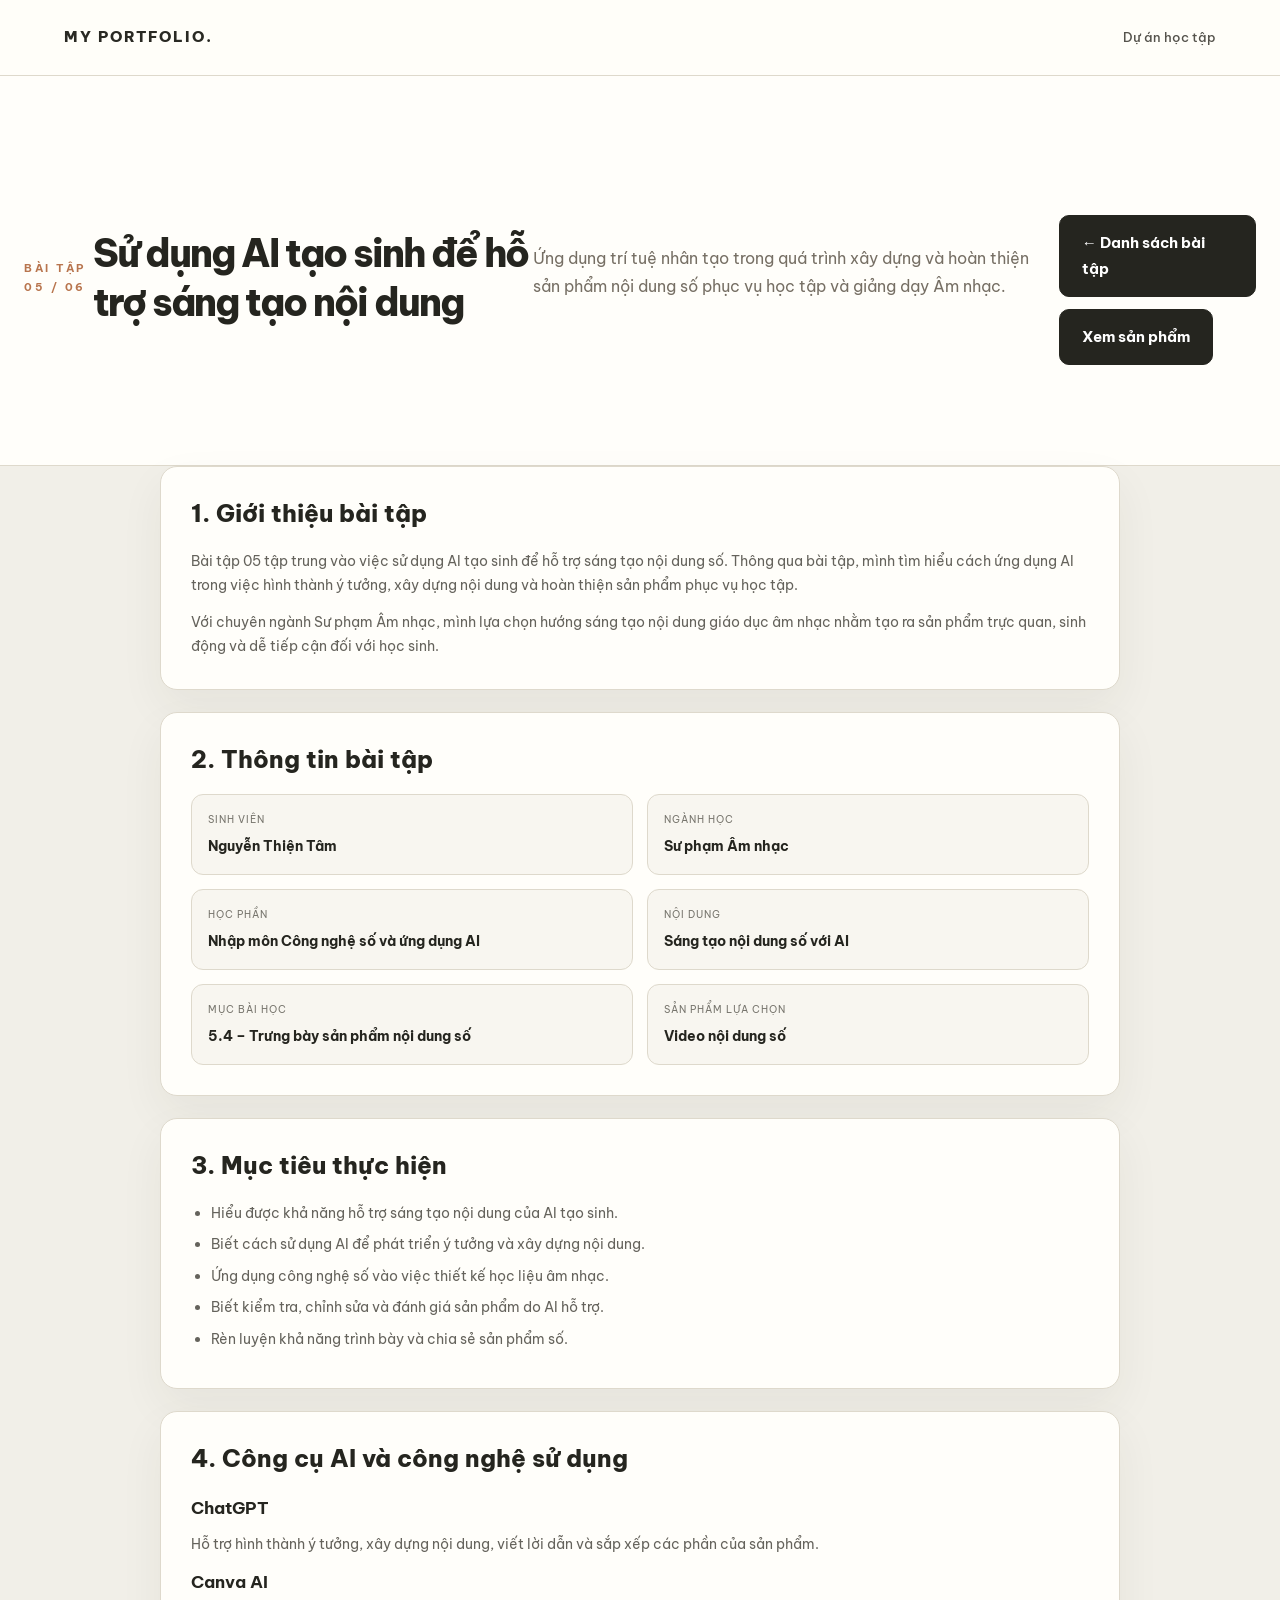
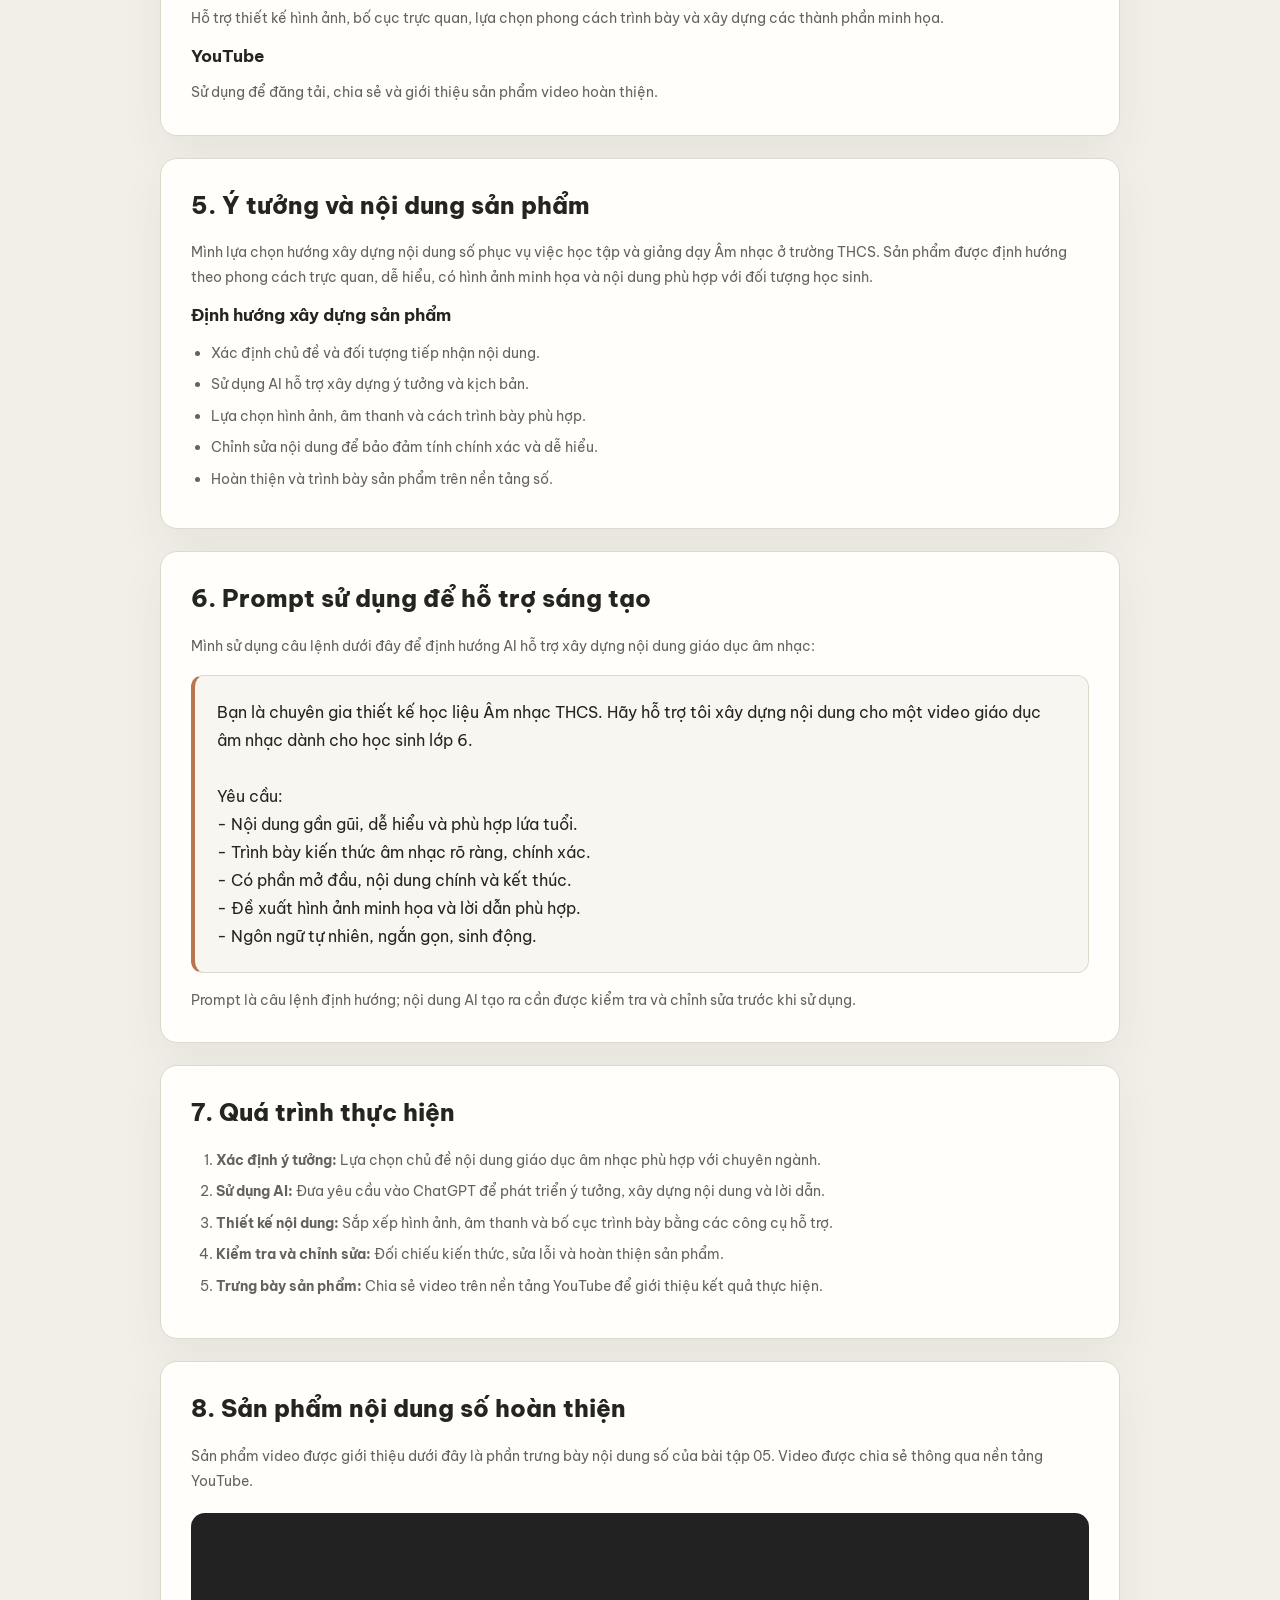
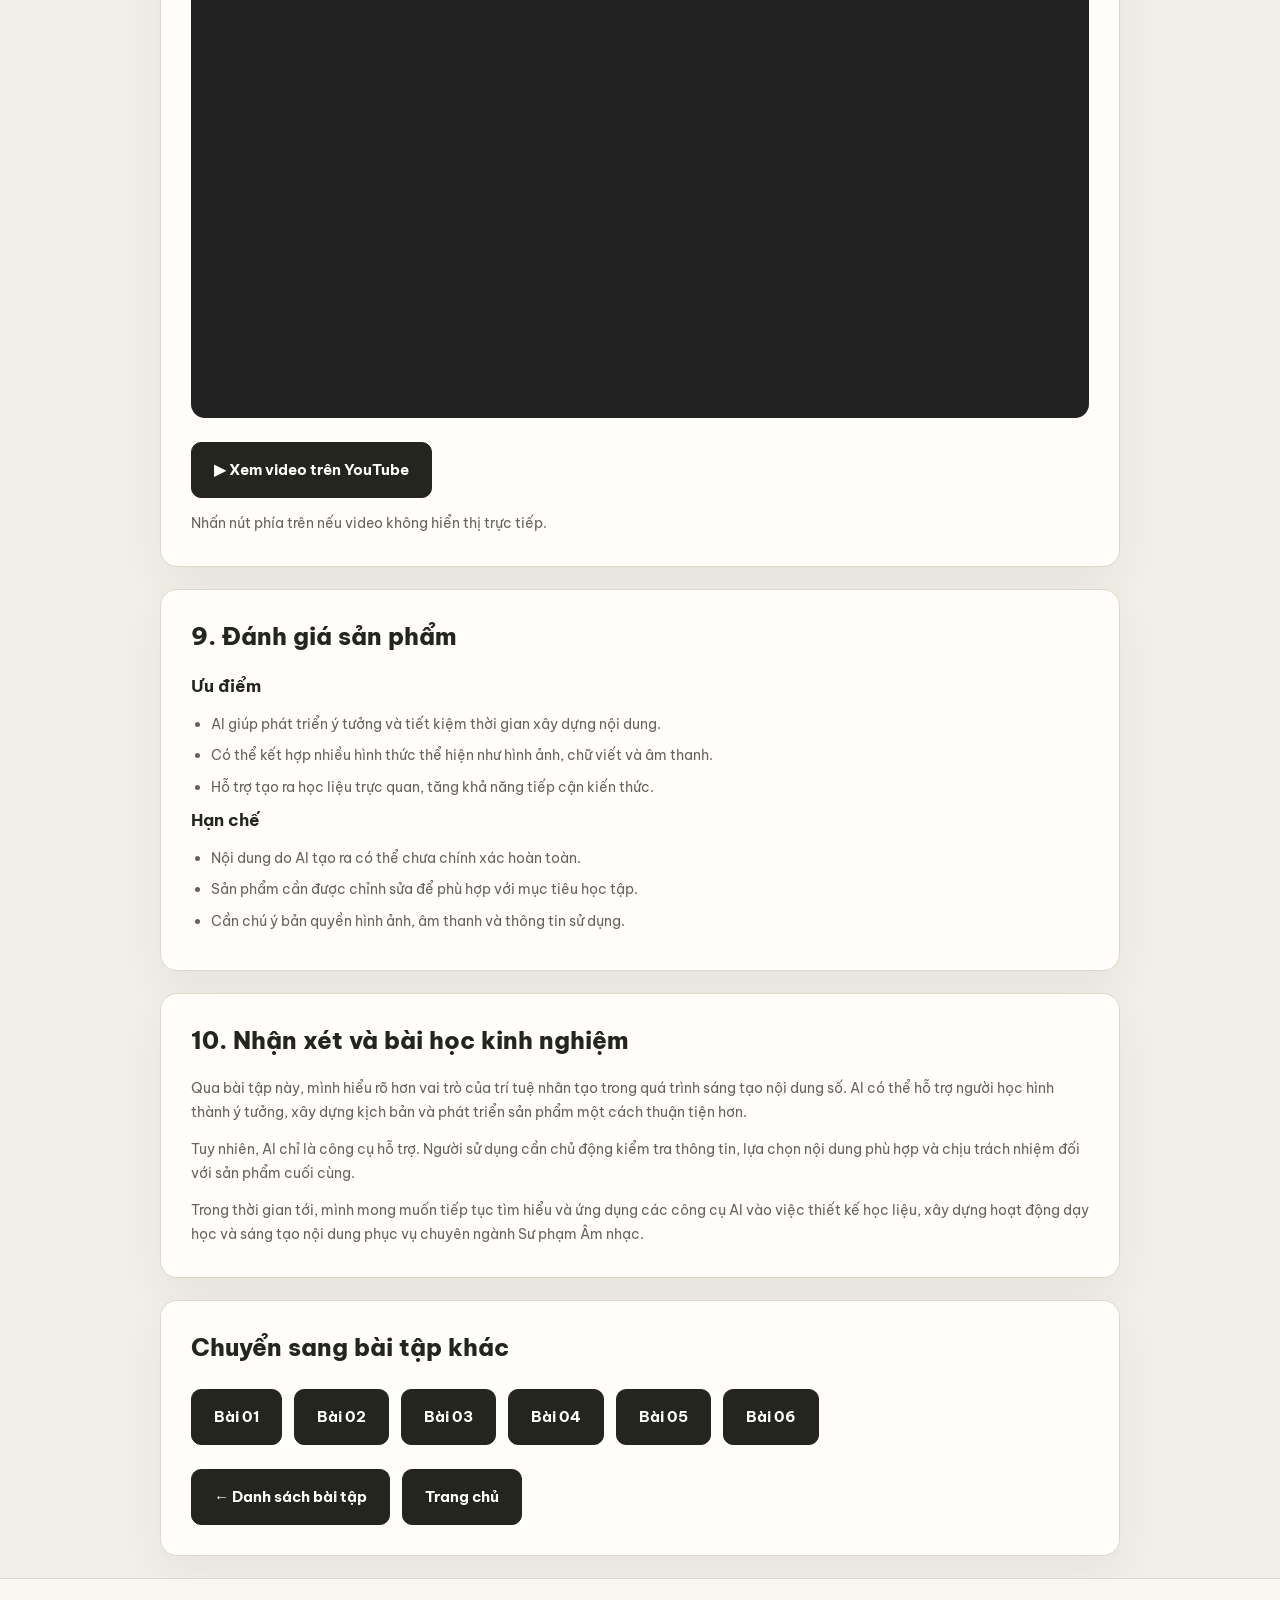
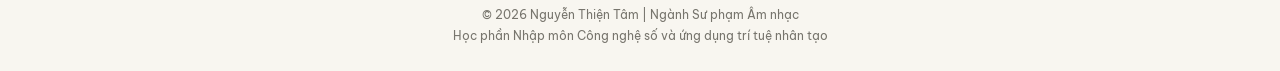
<file: bai-tap-5.html>
<!DOCTYPE html>
<html lang="vi">
<head>
<meta charset="UTF-8">
<meta name="viewport" content="width=device-width, initial-scale=1.0">
<meta name="description" content="Bài tập 05 - Sử dụng AI tạo sinh hỗ trợ sáng tạo nội dung số">
<title>Bài tập 05 | Nguyễn Thiện Tâm</title>

<style>
* {
    box-sizing: border-box;
    margin: 0;
    padding: 0;
}

body {
    font-family: 'Be Vietnam Pro', Arial, sans-serif;
    background: #f1eee7;
    color: #292923;
    line-height: 1.8;
}

.site-header {
    background: #fffefa;
    border-bottom: 1px solid #ded8cc;
    padding: 20px 5%;
    display: flex;
    justify-content: space-between;
    align-items: center;
    position: sticky;
    top: 0;
    z-index: 10;
}

.brand {
    font-weight: bold;
    letter-spacing: 2px;
    color: #292923;
    text-decoration: none;
}

.nav a {
    color: #666;
    text-decoration: none;
}

.hero {
    background: #fffefa;
    padding: 65px 8%;
    border-bottom: 1px solid #ded8cc;
}

.container {
    max-width: 1000px;
    margin: 45px auto;
    padding: 0 20px;
}

.label {
    color: #b8794e;
    letter-spacing: 3px;
    font-size: 12px;
    font-weight: bold;
}

.hero h1 {
    font-size: 38px;
    margin: 15px 0;
    line-height: 1.3;
}

.hero p {
    color: #766f64;
    max-width: 750px;
    font-size: 16px;
}

.button-row {
    display: flex;
    flex-wrap: wrap;
    gap: 12px;
    margin-top: 20px;
}

.btn {
    display: inline-block;
    padding: 12px 20px;
    border-radius: 12px;
    background: #f1eee7;
    border: 1px solid #ddd5c7;
    color: #292923;
    text-decoration: none;
    font-weight: bold;
    transition: 0.2s;
}

.btn:hover {
    background: #292923;
    color: white;
}

.btn-primary {
    background: #292923;
    color: white;
}

.card {
    background: #fffefa;
    border: 1px solid #e2dbcf;
    border-radius: 18px;
    padding: 28px;
    margin-bottom: 22px;
    box-shadow: 0 8px 25px rgba(0,0,0,0.03);
}

h2 {
    font-size: 23px;
    margin-bottom: 15px;
}

h3 {
    font-size: 17px;
    margin: 18px 0 8px;
}

p {
    margin-bottom: 12px;
}

ul, ol {
    padding-left: 25px;
    margin: 10px 0;
}

li {
    margin-bottom: 7px;
}

.highlight {
    color: #b8794e;
    font-weight: bold;
}

.info-grid {
    display: grid;
    grid-template-columns: repeat(2, 1fr);
    gap: 15px;
    margin-top: 15px;
}

.info-item {
    background: #f7f4ed;
    border: 1px solid #e8e0d4;
    padding: 16px;
    border-radius: 12px;
}

.info-item small {
    color: #80786d;
    display: block;
}

.info-item strong {
    display: block;
    margin-top: 5px;
}

.prompt-box {
    background: #f7f4ed;
    border-left: 4px solid #b8794e;
    padding: 20px;
    border-radius: 8px;
    margin-top: 12px;
}

.video-box {
    width: 100%;
    aspect-ratio: 16 / 9;
    margin: 20px 0;
    border-radius: 14px;
    overflow: hidden;
    background: #222;
}

.video-box iframe {
    width: 100%;
    height: 100%;
    border: 0;
}

.note {
    color: #766f64;
    font-size: 14px;
}

footer {
    text-align: center;
    padding: 30px 15px;
    color: #80786d;
    border-top: 1px solid #ded8cc;
    background: #fffefa;
}

@media(max-width: 600px) {
    .hero {
        padding: 45px 6%;
    }

    .hero h1 {
        font-size: 29px;
    }

    .info-grid {
        grid-template-columns: 1fr;
    }

    .card {
        padding: 21px;
    }

    .site-header {
        padding: 16px 5%;
    }
}
</style>
<link rel="stylesheet" href="style.css">
</head>

<body>

<header class="site-header">
    <a href="index.html" class="brand">MY PORTFOLIO.</a>
    <nav class="nav">
        <a href="du-an.html">Dự án học tập</a>
    </nav>
</header>

<section class="hero">
    <div class="label">BÀI TẬP 05 / 06</div>

    <h1>Sử dụng AI tạo sinh để hỗ trợ sáng tạo nội dung</h1>

    <p>
        Ứng dụng trí tuệ nhân tạo trong quá trình xây dựng
        và hoàn thiện sản phẩm nội dung số phục vụ học tập
        và giảng dạy Âm nhạc.
    </p>

    <div class="button-row">
        <a href="du-an.html" class="btn">← Danh sách bài tập</a>
        <a href="#san-pham" class="btn btn-primary">
            Xem sản phẩm
        </a>
    </div>
</section>

<main class="container">

    <section class="card">
        <h2>1. Giới thiệu bài tập</h2>

        <p>
            Bài tập 05 tập trung vào việc sử dụng AI tạo sinh
            để hỗ trợ sáng tạo nội dung số. Thông qua bài tập,
            mình tìm hiểu cách ứng dụng AI trong việc hình thành
            ý tưởng, xây dựng nội dung và hoàn thiện sản phẩm
            phục vụ học tập.
        </p>

        <p>
            Với chuyên ngành Sư phạm Âm nhạc, mình lựa chọn
            hướng sáng tạo nội dung giáo dục âm nhạc nhằm
            tạo ra sản phẩm trực quan, sinh động và dễ tiếp cận
            đối với học sinh.
        </p>
    </section>

    <section class="card">
        <h2>2. Thông tin bài tập</h2>

        <div class="info-grid">
            <div class="info-item">
                <small>Sinh viên</small>
                <strong>Nguyễn Thiện Tâm</strong>
            </div>

            <div class="info-item">
                <small>Ngành học</small>
                <strong>Sư phạm Âm nhạc</strong>
            </div>

            <div class="info-item">
                <small>Học phần</small>
                <strong>Nhập môn Công nghệ số và ứng dụng AI</strong>
            </div>

            <div class="info-item">
                <small>Nội dung</small>
                <strong>Sáng tạo nội dung số với AI</strong>
            </div>

            <div class="info-item">
                <small>Mục bài học</small>
                <strong>5.4 – Trưng bày sản phẩm nội dung số</strong>
            </div>

            <div class="info-item">
                <small>Sản phẩm lựa chọn</small>
                <strong>Video nội dung số</strong>
            </div>
        </div>
    </section>

    <section class="card">
        <h2>3. Mục tiêu thực hiện</h2>

        <ul>
            <li>Hiểu được khả năng hỗ trợ sáng tạo nội dung của AI tạo sinh.</li>
            <li>Biết cách sử dụng AI để phát triển ý tưởng và xây dựng nội dung.</li>
            <li>Ứng dụng công nghệ số vào việc thiết kế học liệu âm nhạc.</li>
            <li>Biết kiểm tra, chỉnh sửa và đánh giá sản phẩm do AI hỗ trợ.</li>
            <li>Rèn luyện khả năng trình bày và chia sẻ sản phẩm số.</li>
        </ul>
    </section>

    <section class="card">
        <h2>4. Công cụ AI và công nghệ sử dụng</h2>

        <h3>ChatGPT</h3>
        <p>
            Hỗ trợ hình thành ý tưởng, xây dựng nội dung,
            viết lời dẫn và sắp xếp các phần của sản phẩm.
        </p>

        <h3>Canva AI</h3>
        <p>
            Hỗ trợ thiết kế hình ảnh, bố cục trực quan,
            lựa chọn phong cách trình bày và xây dựng
            các thành phần minh họa.
        </p>

        <h3>YouTube</h3>
        <p>
            Sử dụng để đăng tải, chia sẻ và giới thiệu
            sản phẩm video hoàn thiện.
        </p>
    </section>

    <section class="card">
        <h2>5. Ý tưởng và nội dung sản phẩm</h2>

        <p>
            Mình lựa chọn hướng xây dựng nội dung số phục vụ
            việc học tập và giảng dạy Âm nhạc ở trường THCS.
            Sản phẩm được định hướng theo phong cách trực quan,
            dễ hiểu, có hình ảnh minh họa và nội dung phù hợp
            với đối tượng học sinh.
        </p>

        <h3>Định hướng xây dựng sản phẩm</h3>

        <ul>
            <li>Xác định chủ đề và đối tượng tiếp nhận nội dung.</li>
            <li>Sử dụng AI hỗ trợ xây dựng ý tưởng và kịch bản.</li>
            <li>Lựa chọn hình ảnh, âm thanh và cách trình bày phù hợp.</li>
            <li>Chỉnh sửa nội dung để bảo đảm tính chính xác và dễ hiểu.</li>
            <li>Hoàn thiện và trình bày sản phẩm trên nền tảng số.</li>
        </ul>
    </section>

    <section class="card">
        <h2>6. Prompt sử dụng để hỗ trợ sáng tạo</h2>

        <p>
            Mình sử dụng câu lệnh dưới đây để định hướng
            AI hỗ trợ xây dựng nội dung giáo dục âm nhạc:
        </p>

        <div class="prompt-box">
            Bạn là chuyên gia thiết kế học liệu Âm nhạc THCS.
            Hãy hỗ trợ tôi xây dựng nội dung cho một video
            giáo dục âm nhạc dành cho học sinh lớp 6.

            <br><br>

            Yêu cầu:
            <br>
            - Nội dung gần gũi, dễ hiểu và phù hợp lứa tuổi.
            <br>
            - Trình bày kiến thức âm nhạc rõ ràng, chính xác.
            <br>
            - Có phần mở đầu, nội dung chính và kết thúc.
            <br>
            - Đề xuất hình ảnh minh họa và lời dẫn phù hợp.
            <br>
            - Ngôn ngữ tự nhiên, ngắn gọn, sinh động.
        </div>

        <p class="note">
            Prompt là câu lệnh định hướng; nội dung AI tạo ra
            cần được kiểm tra và chỉnh sửa trước khi sử dụng.
        </p>
    </section>

    <section class="card">
        <h2>7. Quá trình thực hiện</h2>

        <ol>
            <li>
                <strong>Xác định ý tưởng:</strong>
                Lựa chọn chủ đề nội dung giáo dục âm nhạc
                phù hợp với chuyên ngành.
            </li>

            <li>
                <strong>Sử dụng AI:</strong>
                Đưa yêu cầu vào ChatGPT để phát triển ý tưởng,
                xây dựng nội dung và lời dẫn.
            </li>

            <li>
                <strong>Thiết kế nội dung:</strong>
                Sắp xếp hình ảnh, âm thanh và bố cục trình bày
                bằng các công cụ hỗ trợ.
            </li>

            <li>
                <strong>Kiểm tra và chỉnh sửa:</strong>
                Đối chiếu kiến thức, sửa lỗi và hoàn thiện
                sản phẩm.
            </li>

            <li>
                <strong>Trưng bày sản phẩm:</strong>
                Chia sẻ video trên nền tảng YouTube
                để giới thiệu kết quả thực hiện.
            </li>
        </ol>
    </section>

    <section class="card" id="san-pham">
        <h2>8. Sản phẩm nội dung số hoàn thiện</h2>

        <p>
            Sản phẩm video được giới thiệu dưới đây là phần
            trưng bày nội dung số của bài tập 05.
            Video được chia sẻ thông qua nền tảng YouTube.
        </p>

        <div class="video-box">
            <iframe
                src="https://www.youtube.com/embed/XSFTkVy316M"
                title="Video sản phẩm bài tập 05"
                allow="accelerometer; autoplay; clipboard-write;
                encrypted-media; gyroscope; picture-in-picture;
                web-share"
                referrerpolicy="strict-origin-when-cross-origin"
                allowfullscreen>
            </iframe>
        </div>

        <div class="button-row">
            <a href="https://www.youtube.com/watch?v=XSFTkVy316M"
               target="_blank"
               rel="noopener noreferrer"
               class="btn btn-primary">
                ▶ Xem video trên YouTube
            </a>
        </div>

        <p class="note">
            Nhấn nút phía trên nếu video không hiển thị trực tiếp.
        </p>
    </section>

    <section class="card">
        <h2>9. Đánh giá sản phẩm</h2>

        <h3>Ưu điểm</h3>
        <ul>
            <li>AI giúp phát triển ý tưởng và tiết kiệm thời gian xây dựng nội dung.</li>
            <li>Có thể kết hợp nhiều hình thức thể hiện như hình ảnh, chữ viết và âm thanh.</li>
            <li>Hỗ trợ tạo ra học liệu trực quan, tăng khả năng tiếp cận kiến thức.</li>
        </ul>

        <h3>Hạn chế</h3>
        <ul>
            <li>Nội dung do AI tạo ra có thể chưa chính xác hoàn toàn.</li>
            <li>Sản phẩm cần được chỉnh sửa để phù hợp với mục tiêu học tập.</li>
            <li>Cần chú ý bản quyền hình ảnh, âm thanh và thông tin sử dụng.</li>
        </ul>
    </section>

    <section class="card">
        <h2>10. Nhận xét và bài học kinh nghiệm</h2>

        <p>
            Qua bài tập này, mình hiểu rõ hơn vai trò của
            trí tuệ nhân tạo trong quá trình sáng tạo nội dung số.
            AI có thể hỗ trợ người học hình thành ý tưởng,
            xây dựng kịch bản và phát triển sản phẩm một cách
            thuận tiện hơn.
        </p>

        <p>
            Tuy nhiên, AI chỉ là công cụ hỗ trợ. Người sử dụng
            cần chủ động kiểm tra thông tin, lựa chọn nội dung
            phù hợp và chịu trách nhiệm đối với sản phẩm cuối cùng.
        </p>

        <p>
            Trong thời gian tới, mình mong muốn tiếp tục tìm hiểu
            và ứng dụng các công cụ AI vào việc thiết kế học liệu,
            xây dựng hoạt động dạy học và sáng tạo nội dung
            phục vụ chuyên ngành Sư phạm Âm nhạc.
        </p>
    </section>

    <section class="card">
        <h2>Chuyển sang bài tập khác</h2>

        <div class="button-row">
            <a class="btn" href="bai-tap-1.html">Bài 01</a>
            <a class="btn" href="bai-tap-2.html">Bài 02</a>
            <a class="btn" href="bai-tap-3.html">Bài 03</a>
            <a class="btn" href="bai-tap-4.html">Bài 04</a>
            <a class="btn primary" href="bai-tap-5.html">Bài 05</a>
            <a class="btn" href="bai-tap-6.html">Bài 06</a>
        </div>

        <div class="button-row">
            <a class="btn" href="du-an.html">← Danh sách bài tập</a>
            <a class="btn" href="index.html">Trang chủ</a>
        </div>
    </section>

</main>

<footer>
    © 2026 Nguyễn Thiện Tâm | Ngành Sư phạm Âm nhạc
    <br>
    Học phần Nhập môn Công nghệ số và ứng dụng trí tuệ nhân tạo
</footer>

</body>
</html>
</file>
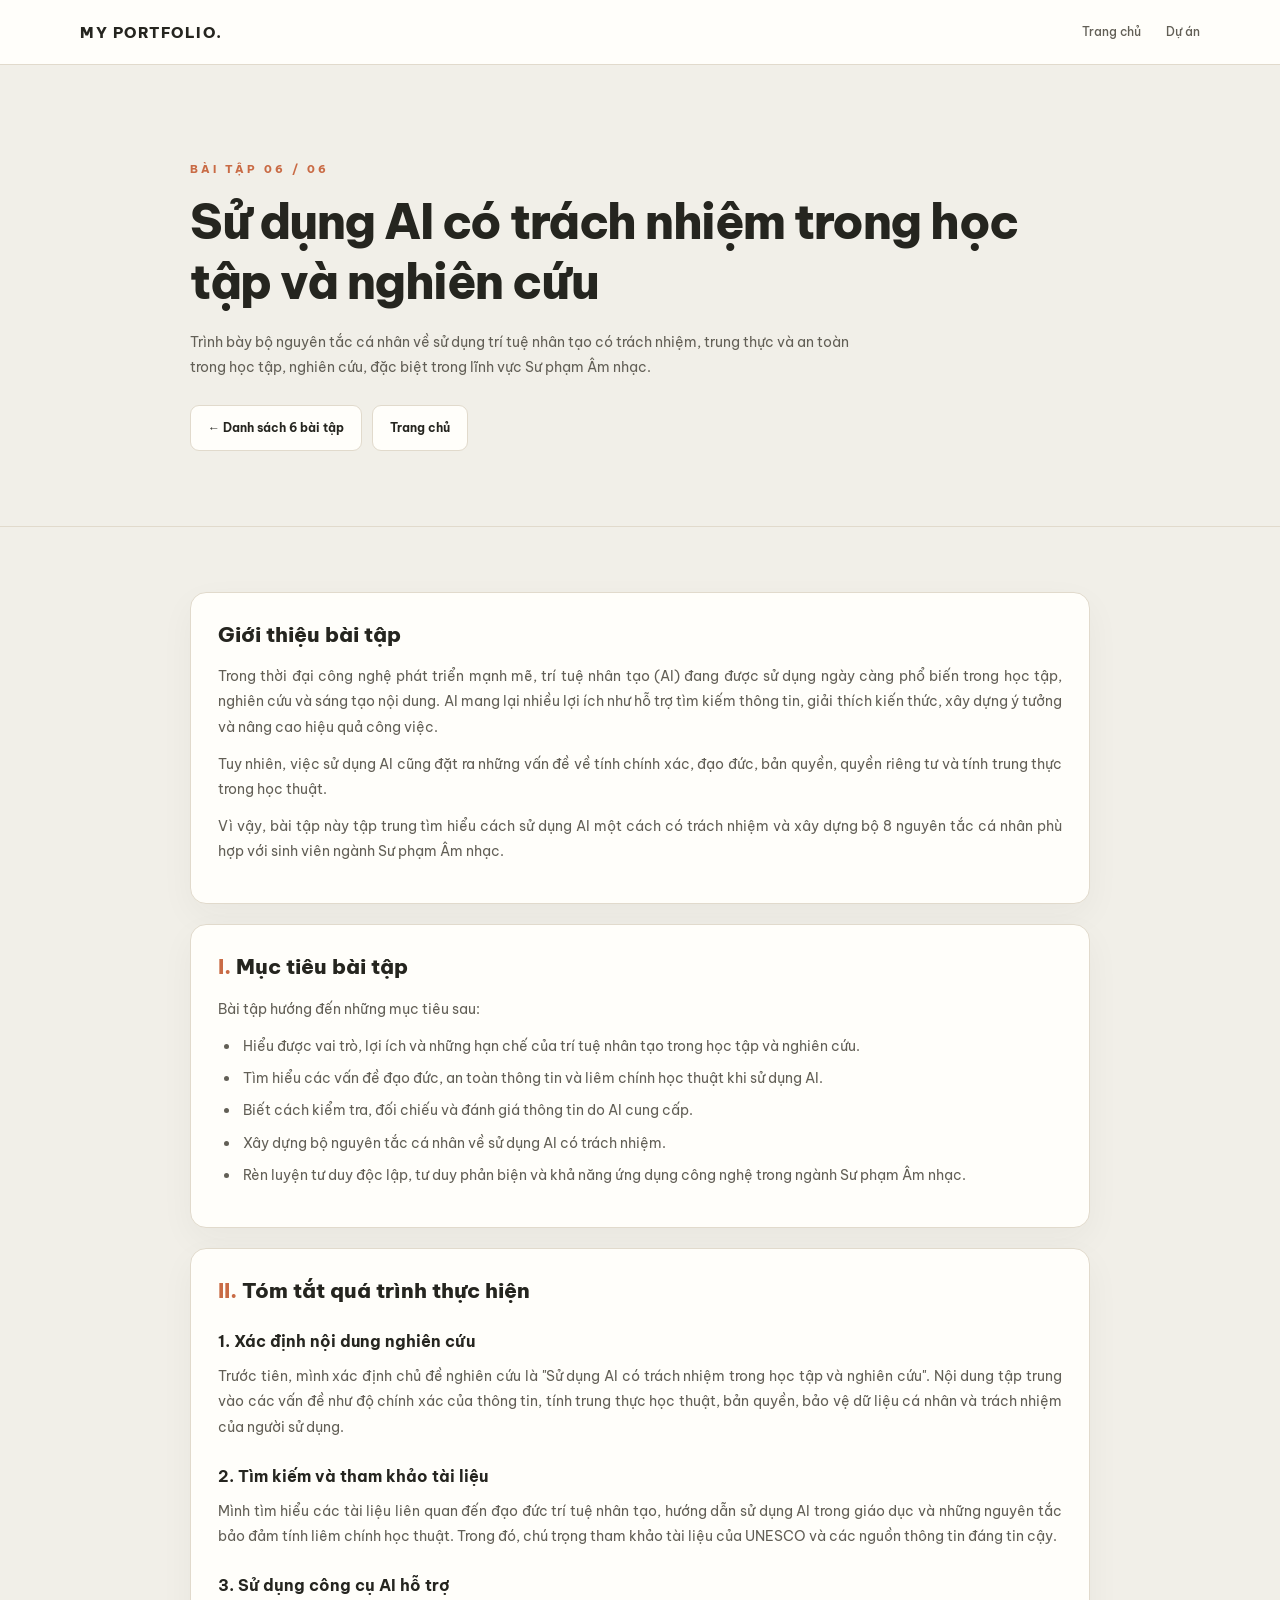
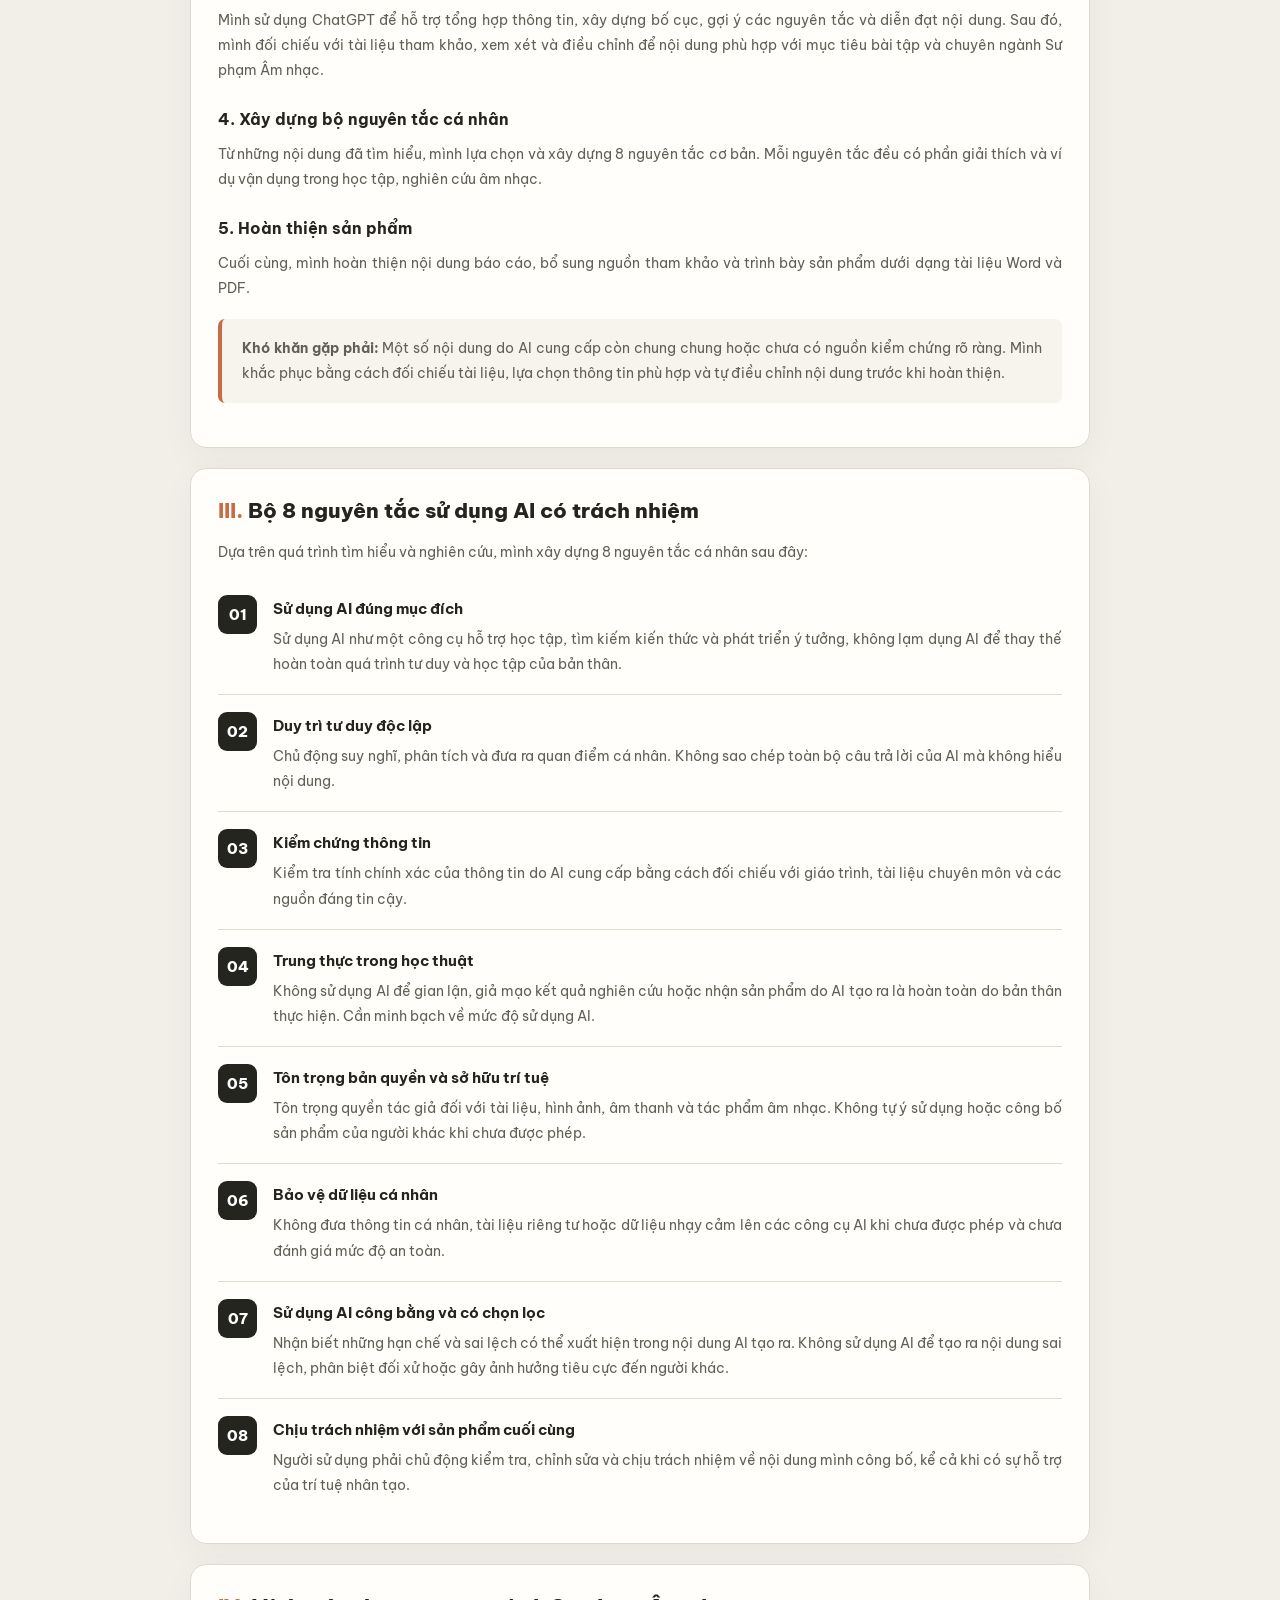
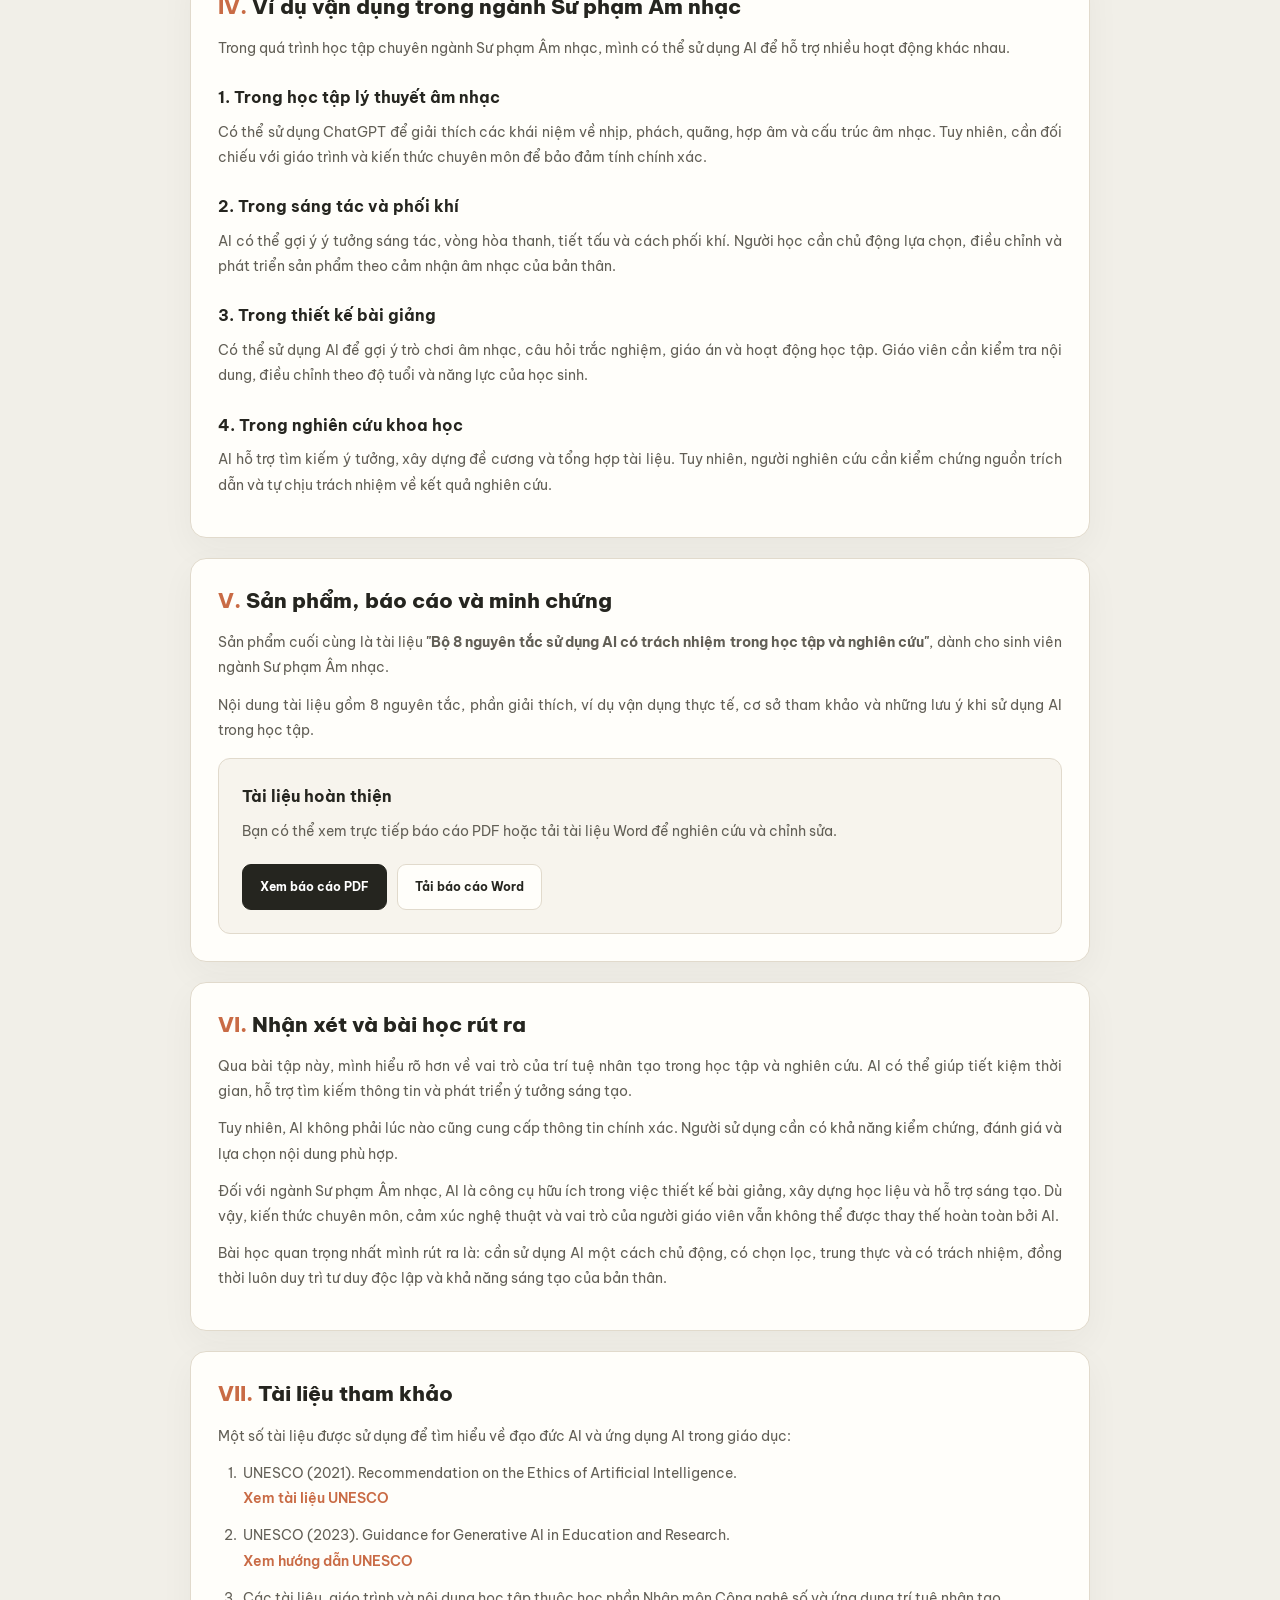
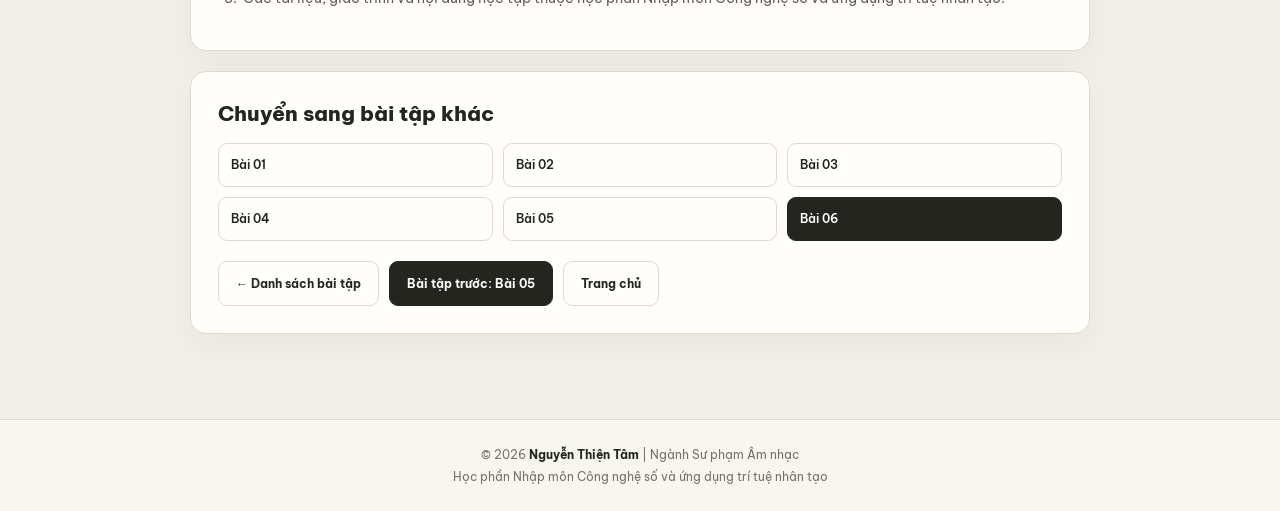
<file: bai-tap-6.html>
<!DOCTYPE html>
<html lang="vi">
<head>
<meta charset="UTF-8">
<meta name="viewport" content="width=device-width, initial-scale=1.0">
<title>Bài tập 06 | Nguyễn Thiện Tâm</title>

<link rel="preconnect" href="https://fonts.googleapis.com">
<link rel="preconnect" href="https://fonts.gstatic.com" crossorigin>
<link href="https://fonts.googleapis.com/css2?family=Be+Vietnam+Pro:wght@400;500;600;700;800&display=swap" rel="stylesheet">

<style>
/* =========================
   1. THIẾT LẬP CHUNG
========================= */

:root {
    --background: #F1EFE8;
    --white: #FFFEFA;
    --black: #25251F;
    --text: #625F56;
    --orange: #C96B45;
    --border: #E1DACC;
    --soft: #F7F4ED;
}

* {
    margin: 0;
    padding: 0;
    box-sizing: border-box;
}

html {
    scroll-behavior: smooth;
}

body {
    font-family: 'Be Vietnam Pro', sans-serif;
    background: var(--background);
    color: var(--black);
    line-height: 1.8;
    font-size: 14px;
}

a {
    text-decoration: none;
    color: inherit;
}

.container {
    width: min(900px, 90%);
    margin: auto;
}

/* =========================
   2. THANH ĐIỀU HƯỚNG
========================= */

.site-header {
    height: 65px;
    background: var(--white);
    border-bottom: 1px solid var(--border);
    display: flex;
    align-items: center;
    position: sticky;
    top: 0;
    z-index: 100;
}

.header-inner {
    width: min(1120px, 90%);
    margin: auto;
    display: flex;
    justify-content: space-between;
    align-items: center;
}

.brand {
    font-size: 15px;
    font-weight: 800;
    letter-spacing: 1.5px;
    color: var(--black);
}

.nav {
    display: flex;
    gap: 25px;
}

.nav a {
    font-size: 12px;
    color: var(--text);
    font-weight: 500;
}

.nav a:hover {
    color: var(--orange);
}

/* =========================
   3. PHẦN TIÊU ĐỀ
========================= */

.hero {
    background: var(--background);
    padding: 95px 0 75px;
    border-bottom: 1px solid var(--border);
}

.eyebrow {
    color: var(--orange);
    font-size: 11px;
    font-weight: 800;
    letter-spacing: 3px;
    margin-bottom: 12px;
}

.hero h1 {
    font-size: clamp(30px, 5vw, 48px);
    line-height: 1.25;
    font-weight: 800;
    letter-spacing: -1.5px;
    max-width: 850px;
    margin-bottom: 18px;
}

.hero p {
    color: var(--text);
    font-size: 14px;
    max-width: 680px;
}

.hero-buttons {
    display: flex;
    flex-wrap: wrap;
    gap: 10px;
    margin-top: 25px;
}

/* =========================
   4. NÚT BẤM
========================= */

.btn {
    display: inline-flex;
    align-items: center;
    justify-content: center;
    padding: 11px 17px;
    border: 1px solid var(--border);
    border-radius: 9px;
    background: var(--white);
    color: var(--black);
    font-family: inherit;
    font-size: 12px;
    font-weight: 700;
    transition: 0.2s;
}

.btn:hover {
    background: #EAE6DC;
    border-color: var(--orange);
    transform: translateY(-2px);
}

.btn-dark {
    background: var(--black);
    color: white;
    border-color: var(--black);
}

.btn-dark:hover {
    background: var(--orange);
    color: white;
    border-color: var(--orange);
}

/* =========================
   5. KHU VỰC NỘI DUNG
========================= */

main {
    padding: 65px 0;
}

.card {
    background: var(--white);
    border: 1px solid var(--border);
    border-radius: 16px;
    padding: 27px;
    margin-bottom: 20px;
    box-shadow: 0 12px 35px rgba(50, 45, 35, 0.045);
}

.card h2 {
    font-size: 21px;
    font-weight: 800;
    line-height: 1.4;
    margin-bottom: 15px;
    color: var(--black);
}

.card h3 {
    font-size: 16px;
    margin: 22px 0 8px;
    color: var(--black);
}

.card p {
    color: var(--text);
    margin-bottom: 12px;
    text-align: justify;
}

.card ul,
.card ol {
    padding-left: 22px;
    margin-bottom: 12px;
    color: var(--text);
}

.card li {
    padding-left: 3px;
    margin-bottom: 7px;
}

.section-number {
    color: var(--orange);
    font-weight: 800;
}

/* =========================
   6. KHUNG THÔNG TIN
========================= */

.info-box {
    background: var(--soft);
    border-left: 4px solid var(--orange);
    border-radius: 7px;
    padding: 17px 20px;
    margin: 17px 0;
}

.info-box p {
    margin: 0;
}

/* =========================
   7. TÁM NGUYÊN TẮC
========================= */

.principle {
    display: flex;
    gap: 16px;
    padding: 17px 0;
    border-bottom: 1px solid var(--border);
}

.principle:last-child {
    border-bottom: none;
}

.principle-number {
    flex-shrink: 0;
    width: 39px;
    height: 39px;
    display: flex;
    align-items: center;
    justify-content: center;
    background: var(--black);
    color: white;
    border-radius: 9px;
    font-size: 15px;
    font-weight: 800;
}

.principle-content h3 {
    margin: 0 0 5px;
    font-size: 15px;
}

.principle-content p {
    margin: 0;
}

/* =========================
   8. SẢN PHẨM VÀ TÀI LIỆU
========================= */

.product-box {
    background: var(--soft);
    border: 1px solid var(--border);
    padding: 23px;
    border-radius: 12px;
    margin-top: 15px;
}

.product-box h3 {
    margin-top: 0;
}

.file-buttons {
    display: flex;
    flex-wrap: wrap;
    gap: 10px;
    margin-top: 20px;
}

/* =========================
   9. TÀI LIỆU THAM KHẢO
========================= */

.reference-list {
    padding-left: 22px;
}

.reference-list li {
    margin-bottom: 12px;
}

.reference-list a {
    color: var(--orange);
    font-weight: 600;
    overflow-wrap: anywhere;
}

.reference-list a:hover {
    text-decoration: underline;
}

/* =========================
   10. ĐIỀU HƯỚNG BÀI TẬP
========================= */

.exercise-grid {
    display: grid;
    grid-template-columns: repeat(3, 1fr);
    gap: 10px;
    margin-top: 15px;
}

.exercise-grid a {
    padding: 10px 12px;
    border: 1px solid var(--border);
    background: var(--white);
    border-radius: 9px;
    font-size: 12px;
    font-weight: 600;
    transition: 0.2s;
}

.exercise-grid a:hover {
    background: var(--background);
    border-color: var(--orange);
}

.exercise-grid a.active {
    background: var(--black);
    color: white;
    border-color: var(--black);
}

/* =========================
   11. CHÂN TRANG
========================= */

footer {
    background: #F8F6F0;
    border-top: 1px solid var(--border);
    padding: 24px 15px;
    text-align: center;
    color: #777267;
    font-size: 12px;
}

footer strong {
    color: var(--black);
}

/* =========================
   12. HIỂN THỊ ĐIỆN THOẠI
========================= */

@media (max-width: 600px) {

    .hero {
        padding: 65px 0 50px;
    }

    .hero h1 {
        font-size: 30px;
    }

    .card {
        padding: 20px;
    }

    .card h2 {
        font-size: 19px;
    }

    .nav {
        gap: 12px;
    }

    .exercise-grid {
        grid-template-columns: repeat(2, 1fr);
    }

    .principle {
        gap: 12px;
    }

    .btn {
        font-size: 11px;
    }

    main {
        padding: 35px 0;
    }
}
</style>
</head>

<body>

<!-- THANH MENU -->

<header class="site-header">
    <div class="header-inner">

        <a href="index.html" class="brand">
            MY PORTFOLIO.
        </a>

        <nav class="nav">
            <a href="index.html">Trang chủ</a>
            <a href="index.html#projects">
                Dự án
            </a>
        </nav>

    </div>
</header>


<!-- TIÊU ĐỀ BÀI TẬP -->

<section class="hero">
    <div class="container">

        <div class="eyebrow">
            BÀI TẬP 06 / 06
        </div>

        <h1>
            Sử dụng AI có trách nhiệm trong học tập và nghiên cứu
        </h1>

        <p>
            Trình bày bộ nguyên tắc cá nhân về sử dụng trí tuệ nhân tạo
            có trách nhiệm, trung thực và an toàn trong học tập,
            nghiên cứu, đặc biệt trong lĩnh vực Sư phạm Âm nhạc.
        </p>

        <div class="hero-buttons">

            <a href="index.html#projects" class="btn">
                ← Danh sách 6 bài tập
            </a>

            <a href="index.html" class="btn">
                Trang chủ
            </a>

        </div>

    </div>
</section>


<!-- NỘI DUNG CHÍNH -->

<main>
<div class="container">


<!-- 1. GIỚI THIỆU -->

<section class="card">

    <h2>Giới thiệu bài tập</h2>

    <p>
        Trong thời đại công nghệ phát triển mạnh mẽ, trí tuệ nhân tạo
        (AI) đang được sử dụng ngày càng phổ biến trong học tập,
        nghiên cứu và sáng tạo nội dung. AI mang lại nhiều lợi ích
        như hỗ trợ tìm kiếm thông tin, giải thích kiến thức,
        xây dựng ý tưởng và nâng cao hiệu quả công việc.
    </p>

    <p>
        Tuy nhiên, việc sử dụng AI cũng đặt ra những vấn đề về
        tính chính xác, đạo đức, bản quyền, quyền riêng tư và
        tính trung thực trong học thuật.
    </p>

    <p>
        Vì vậy, bài tập này tập trung tìm hiểu cách sử dụng AI
        một cách có trách nhiệm và xây dựng bộ 8 nguyên tắc
        cá nhân phù hợp với sinh viên ngành Sư phạm Âm nhạc.
    </p>

</section>


<!-- 2. MỤC TIÊU -->

<section class="card">

    <h2>
        <span class="section-number">I.</span>
        Mục tiêu bài tập
    </h2>

    <p>
        Bài tập hướng đến những mục tiêu sau:
    </p>

    <ul>
        <li>
            Hiểu được vai trò, lợi ích và những hạn chế của
            trí tuệ nhân tạo trong học tập và nghiên cứu.
        </li>

        <li>
            Tìm hiểu các vấn đề đạo đức, an toàn thông tin
            và liêm chính học thuật khi sử dụng AI.
        </li>

        <li>
            Biết cách kiểm tra, đối chiếu và đánh giá
            thông tin do AI cung cấp.
        </li>

        <li>
            Xây dựng bộ nguyên tắc cá nhân về sử dụng AI
            có trách nhiệm.
        </li>

        <li>
            Rèn luyện tư duy độc lập, tư duy phản biện
            và khả năng ứng dụng công nghệ trong ngành
            Sư phạm Âm nhạc.
        </li>
    </ul>

</section>


<!-- 3. QUÁ TRÌNH THỰC HIỆN -->

<section class="card">

    <h2>
        <span class="section-number">II.</span>
        Tóm tắt quá trình thực hiện
    </h2>

    <h3>1. Xác định nội dung nghiên cứu</h3>

    <p>
        Trước tiên, mình xác định chủ đề nghiên cứu là
        "Sử dụng AI có trách nhiệm trong học tập và nghiên cứu".
        Nội dung tập trung vào các vấn đề như độ chính xác của
        thông tin, tính trung thực học thuật, bản quyền,
        bảo vệ dữ liệu cá nhân và trách nhiệm của người sử dụng.
    </p>

    <h3>2. Tìm kiếm và tham khảo tài liệu</h3>

    <p>
        Mình tìm hiểu các tài liệu liên quan đến đạo đức
        trí tuệ nhân tạo, hướng dẫn sử dụng AI trong giáo dục
        và những nguyên tắc bảo đảm tính liêm chính học thuật.
        Trong đó, chú trọng tham khảo tài liệu của UNESCO
        và các nguồn thông tin đáng tin cậy.
    </p>

    <h3>3. Sử dụng công cụ AI hỗ trợ</h3>

    <p>
        Mình sử dụng ChatGPT để hỗ trợ tổng hợp thông tin,
        xây dựng bố cục, gợi ý các nguyên tắc và diễn đạt
        nội dung. Sau đó, mình đối chiếu với tài liệu tham khảo,
        xem xét và điều chỉnh để nội dung phù hợp với mục tiêu
        bài tập và chuyên ngành Sư phạm Âm nhạc.
    </p>

    <h3>4. Xây dựng bộ nguyên tắc cá nhân</h3>

    <p>
        Từ những nội dung đã tìm hiểu, mình lựa chọn và
        xây dựng 8 nguyên tắc cơ bản. Mỗi nguyên tắc đều
        có phần giải thích và ví dụ vận dụng trong học tập,
        nghiên cứu âm nhạc.
    </p>

    <h3>5. Hoàn thiện sản phẩm</h3>

    <p>
        Cuối cùng, mình hoàn thiện nội dung báo cáo,
        bổ sung nguồn tham khảo và trình bày sản phẩm
        dưới dạng tài liệu Word và PDF.
    </p>

    <div class="info-box">
        <p>
            <strong>Khó khăn gặp phải:</strong>
            Một số nội dung do AI cung cấp còn chung chung
            hoặc chưa có nguồn kiểm chứng rõ ràng.
            Mình khắc phục bằng cách đối chiếu tài liệu,
            lựa chọn thông tin phù hợp và tự điều chỉnh
            nội dung trước khi hoàn thiện.
        </p>
    </div>

</section>


<!-- 4. BỘ 8 NGUYÊN TẮC -->

<section class="card">

    <h2>
        <span class="section-number">III.</span>
        Bộ 8 nguyên tắc sử dụng AI có trách nhiệm
    </h2>

    <p>
        Dựa trên quá trình tìm hiểu và nghiên cứu,
        mình xây dựng 8 nguyên tắc cá nhân sau đây:
    </p>


    <div class="principle">

        <div class="principle-number">01</div>

        <div class="principle-content">

            <h3>Sử dụng AI đúng mục đích</h3>

            <p>
                Sử dụng AI như một công cụ hỗ trợ học tập,
                tìm kiếm kiến thức và phát triển ý tưởng,
                không lạm dụng AI để thay thế hoàn toàn
                quá trình tư duy và học tập của bản thân.
            </p>

        </div>
    </div>


    <div class="principle">

        <div class="principle-number">02</div>

        <div class="principle-content">

            <h3>Duy trì tư duy độc lập</h3>

            <p>
                Chủ động suy nghĩ, phân tích và đưa ra
                quan điểm cá nhân. Không sao chép toàn bộ
                câu trả lời của AI mà không hiểu nội dung.
            </p>

        </div>
    </div>


    <div class="principle">

        <div class="principle-number">03</div>

        <div class="principle-content">

            <h3>Kiểm chứng thông tin</h3>

            <p>
                Kiểm tra tính chính xác của thông tin do AI
                cung cấp bằng cách đối chiếu với giáo trình,
                tài liệu chuyên môn và các nguồn đáng tin cậy.
            </p>

        </div>
    </div>


    <div class="principle">

        <div class="principle-number">04</div>

        <div class="principle-content">

            <h3>Trung thực trong học thuật</h3>

            <p>
                Không sử dụng AI để gian lận, giả mạo kết quả
                nghiên cứu hoặc nhận sản phẩm do AI tạo ra
                là hoàn toàn do bản thân thực hiện.
                Cần minh bạch về mức độ sử dụng AI.
            </p>

        </div>
    </div>


    <div class="principle">

        <div class="principle-number">05</div>

        <div class="principle-content">

            <h3>Tôn trọng bản quyền và sở hữu trí tuệ</h3>

            <p>
                Tôn trọng quyền tác giả đối với tài liệu,
                hình ảnh, âm thanh và tác phẩm âm nhạc.
                Không tự ý sử dụng hoặc công bố sản phẩm
                của người khác khi chưa được phép.
            </p>

        </div>
    </div>


    <div class="principle">

        <div class="principle-number">06</div>

        <div class="principle-content">

            <h3>Bảo vệ dữ liệu cá nhân</h3>

            <p>
                Không đưa thông tin cá nhân, tài liệu riêng tư
                hoặc dữ liệu nhạy cảm lên các công cụ AI
                khi chưa được phép và chưa đánh giá
                mức độ an toàn.
            </p>

        </div>
    </div>


    <div class="principle">

        <div class="principle-number">07</div>

        <div class="principle-content">

            <h3>Sử dụng AI công bằng và có chọn lọc</h3>

            <p>
                Nhận biết những hạn chế và sai lệch có thể
                xuất hiện trong nội dung AI tạo ra.
                Không sử dụng AI để tạo ra nội dung sai lệch,
                phân biệt đối xử hoặc gây ảnh hưởng tiêu cực
                đến người khác.
            </p>

        </div>
    </div>


    <div class="principle">

        <div class="principle-number">08</div>

        <div class="principle-content">

            <h3>Chịu trách nhiệm với sản phẩm cuối cùng</h3>

            <p>
                Người sử dụng phải chủ động kiểm tra,
                chỉnh sửa và chịu trách nhiệm về nội dung
                mình công bố, kể cả khi có sự hỗ trợ
                của trí tuệ nhân tạo.
            </p>

        </div>
    </div>


</section>


<!-- 5. VÍ DỤ ỨNG DỤNG -->

<section class="card">

    <h2>
        <span class="section-number">IV.</span>
        Ví dụ vận dụng trong ngành Sư phạm Âm nhạc
    </h2>

    <p>
        Trong quá trình học tập chuyên ngành Sư phạm Âm nhạc,
        mình có thể sử dụng AI để hỗ trợ nhiều hoạt động
        khác nhau.
    </p>

    <h3>1. Trong học tập lý thuyết âm nhạc</h3>

    <p>
        Có thể sử dụng ChatGPT để giải thích các khái niệm
        về nhịp, phách, quãng, hợp âm và cấu trúc âm nhạc.
        Tuy nhiên, cần đối chiếu với giáo trình và kiến thức
        chuyên môn để bảo đảm tính chính xác.
    </p>

    <h3>2. Trong sáng tác và phối khí</h3>

    <p>
        AI có thể gợi ý ý tưởng sáng tác, vòng hòa thanh,
        tiết tấu và cách phối khí. Người học cần chủ động
        lựa chọn, điều chỉnh và phát triển sản phẩm
        theo cảm nhận âm nhạc của bản thân.
    </p>

    <h3>3. Trong thiết kế bài giảng</h3>

    <p>
        Có thể sử dụng AI để gợi ý trò chơi âm nhạc,
        câu hỏi trắc nghiệm, giáo án và hoạt động học tập.
        Giáo viên cần kiểm tra nội dung, điều chỉnh
        theo độ tuổi và năng lực của học sinh.
    </p>

    <h3>4. Trong nghiên cứu khoa học</h3>

    <p>
        AI hỗ trợ tìm kiếm ý tưởng, xây dựng đề cương
        và tổng hợp tài liệu. Tuy nhiên, người nghiên cứu
        cần kiểm chứng nguồn trích dẫn và tự chịu trách nhiệm
        về kết quả nghiên cứu.
    </p>

</section>


<!-- 6. SẢN PHẨM CUỐI CÙNG -->

<section class="card">

    <h2>
        <span class="section-number">V.</span>
        Sản phẩm, báo cáo và minh chứng
    </h2>

    <p>
        Sản phẩm cuối cùng là tài liệu
        <strong>"Bộ 8 nguyên tắc sử dụng AI có trách nhiệm
        trong học tập và nghiên cứu"</strong>,
        dành cho sinh viên ngành Sư phạm Âm nhạc.
    </p>

    <p>
        Nội dung tài liệu gồm 8 nguyên tắc, phần giải thích,
        ví dụ vận dụng thực tế, cơ sở tham khảo và
        những lưu ý khi sử dụng AI trong học tập.
    </p>

    <div class="product-box">

        <h3>Tài liệu hoàn thiện</h3>

        <p>
            Bạn có thể xem trực tiếp báo cáo PDF hoặc
            tải tài liệu Word để nghiên cứu và chỉnh sửa.
        </p>

        <div class="file-buttons">

            <a href="Bai-tap-6.pdf"
               target="_blank"
               class="btn btn-dark">
                Xem báo cáo PDF
            </a>

            <a href="Bai-tap-6.docx"
               class="btn"
               download>
                Tải báo cáo Word
            </a>

        </div>

    </div>

</section>


<!-- 7. NHẬN XÉT -->

<section class="card">

    <h2>
        <span class="section-number">VI.</span>
        Nhận xét và bài học rút ra
    </h2>

    <p>
        Qua bài tập này, mình hiểu rõ hơn về vai trò
        của trí tuệ nhân tạo trong học tập và nghiên cứu.
        AI có thể giúp tiết kiệm thời gian, hỗ trợ tìm kiếm
        thông tin và phát triển ý tưởng sáng tạo.
    </p>

    <p>
        Tuy nhiên, AI không phải lúc nào cũng cung cấp
        thông tin chính xác. Người sử dụng cần có khả năng
        kiểm chứng, đánh giá và lựa chọn nội dung phù hợp.
    </p>

    <p>
        Đối với ngành Sư phạm Âm nhạc, AI là công cụ hữu ích
        trong việc thiết kế bài giảng, xây dựng học liệu
        và hỗ trợ sáng tạo. Dù vậy, kiến thức chuyên môn,
        cảm xúc nghệ thuật và vai trò của người giáo viên
        vẫn không thể được thay thế hoàn toàn bởi AI.
    </p>

    <p>
        Bài học quan trọng nhất mình rút ra là:
        cần sử dụng AI một cách chủ động, có chọn lọc,
        trung thực và có trách nhiệm, đồng thời luôn
        duy trì tư duy độc lập và khả năng sáng tạo
        của bản thân.
    </p>

</section>


<!-- 8. TÀI LIỆU THAM KHẢO -->

<section class="card">

    <h2>
        <span class="section-number">VII.</span>
        Tài liệu tham khảo
    </h2>

    <p>
        Một số tài liệu được sử dụng để tìm hiểu
        về đạo đức AI và ứng dụng AI trong giáo dục:
    </p>

    <ol class="reference-list">

        <li>
            UNESCO (2021). Recommendation on the Ethics
            of Artificial Intelligence.
            <br>
            <a href="https://unesdoc.unesco.org/ark:/48223/pf0000381137"
               target="_blank">
                Xem tài liệu UNESCO
            </a>
        </li>

        <li>
            UNESCO (2023). Guidance for Generative AI
            in Education and Research.
            <br>
            <a href="https://unesdoc.unesco.org/ark:/48223/pf0000386693"
               target="_blank">
                Xem hướng dẫn UNESCO
            </a>
        </li>

        <li>
            Các tài liệu, giáo trình và nội dung học tập
            thuộc học phần Nhập môn Công nghệ số và
            ứng dụng trí tuệ nhân tạo.
        </li>

    </ol>

</section>


<!-- 9. CHUYỂN BÀI TẬP -->

<section class="card">

    <h2>Chuyển sang bài tập khác</h2>

    <div class="exercise-grid">

        <a href="bai-tap-1.html">Bài 01</a>

        <a href="bai-tap-2.html">Bài 02</a>

        <a href="bai-tap-3.html">Bài 03</a>

        <a href="bai-tap-4.html">Bài 04</a>

        <a href="bai-tap-5.html">Bài 05</a>

        <a href="bai-tap-6.html" class="active">
            Bài 06
        </a>

    </div>

    <div class="file-buttons">

        <a href="index.html#projects" class="btn">
            ← Danh sách bài tập
        </a>

        <a href="bai-tap-5.html" class="btn btn-dark">
            Bài tập trước: Bài 05
        </a>

        <a href="index.html" class="btn">
            Trang chủ
        </a>

    </div>

</section>


</div>
</main>


<!-- CHÂN TRANG -->

<footer>

    <p>
        © 2026 <strong>Nguyễn Thiện Tâm</strong>
        | Ngành Sư phạm Âm nhạc
    </p>

    <p>
        Học phần Nhập môn Công nghệ số và ứng dụng trí tuệ nhân tạo
    </p>

</footer>

</body>
</html>
</file>
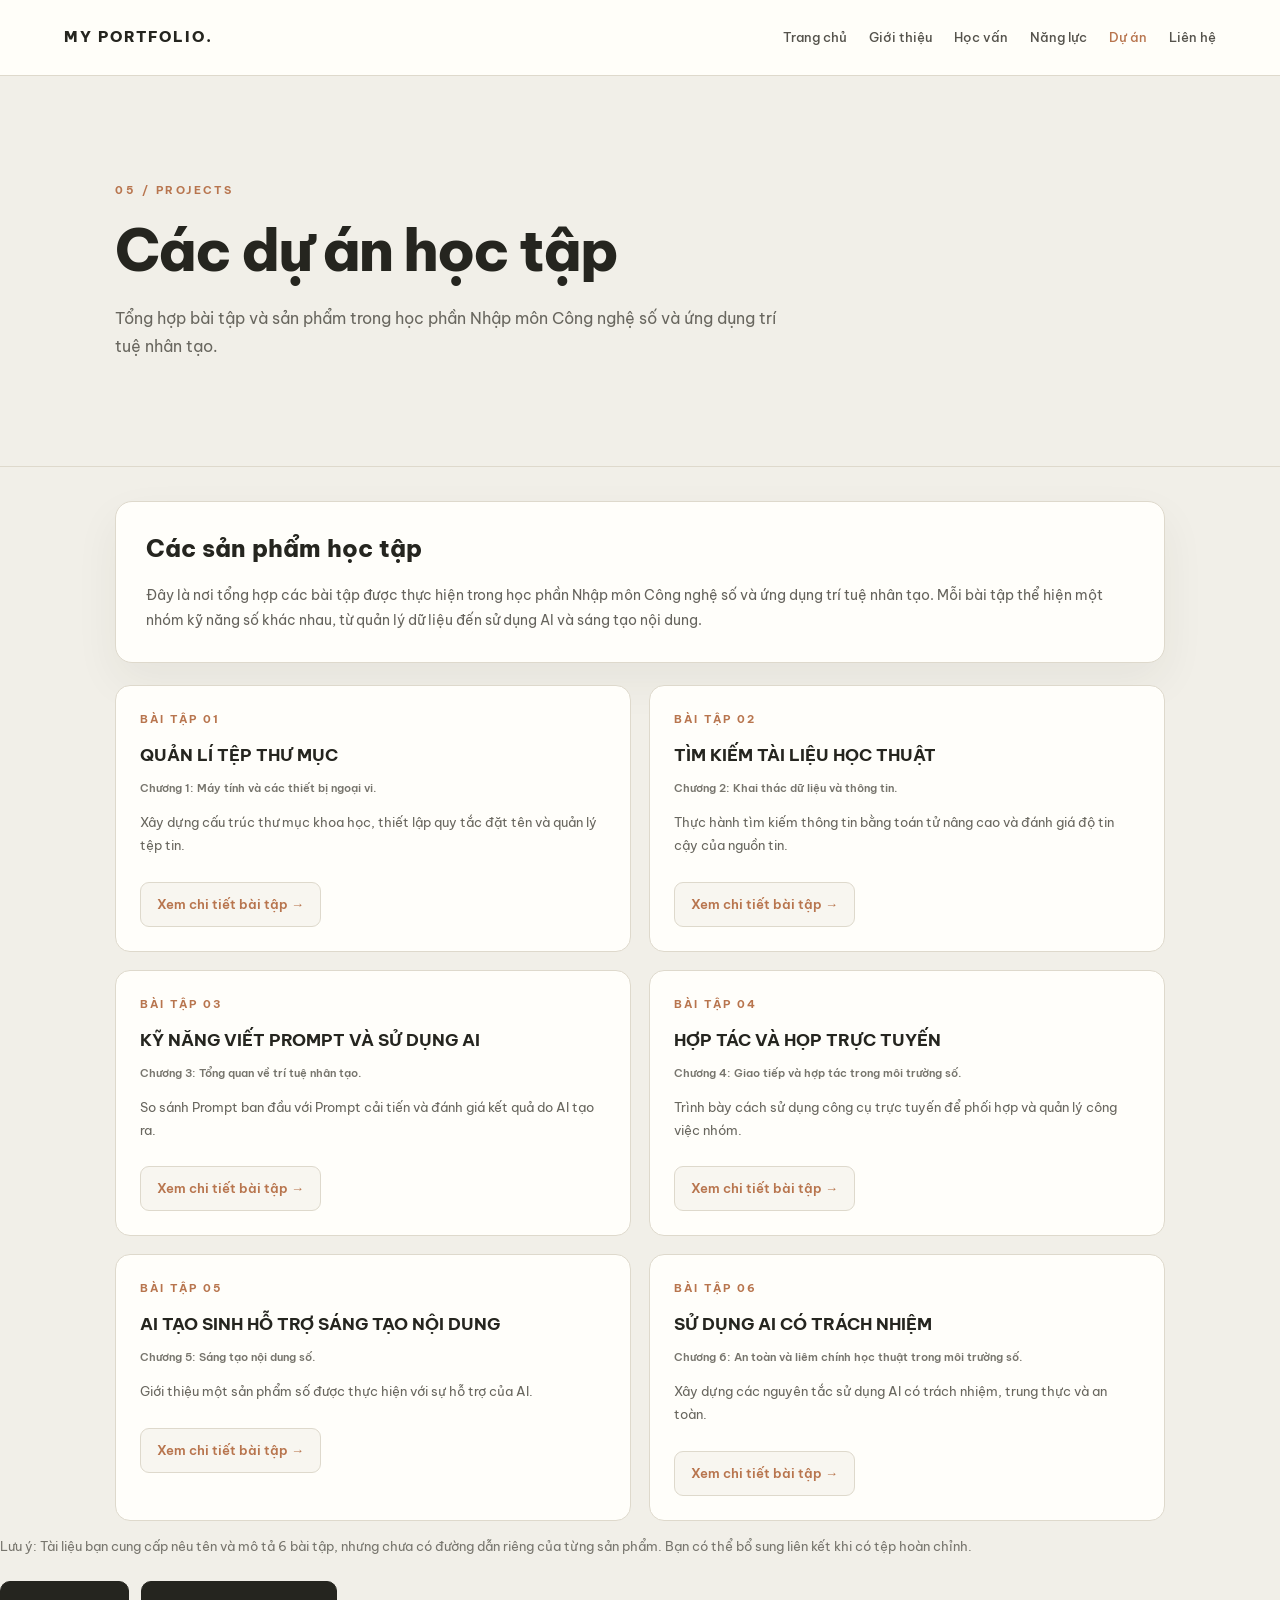
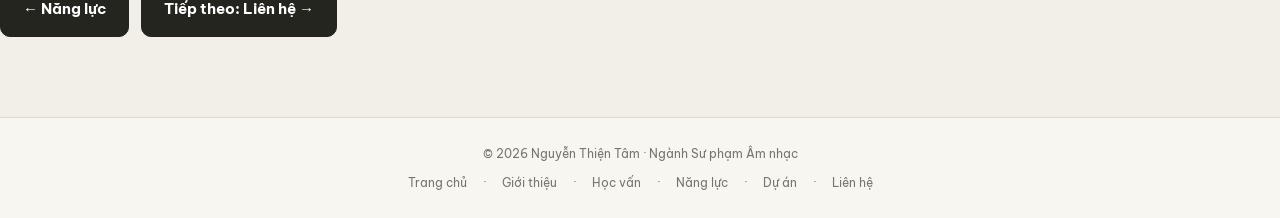
<file: du-an.html>
<!DOCTYPE html>
<html lang="vi">
<head>
<meta charset="UTF-8">
<meta name="viewport" content="width=device-width, initial-scale=1.0">
<meta name="description" content="Portfolio cá nhân Nguyễn Thiện Tâm - sinh viên Sư phạm Âm nhạc">
<title>Dự án | Nguyễn Thiện Tâm</title>
<link rel="stylesheet" href="style.css">
</head>
<body>
<header class="site-header">
  <a class="brand" href="index.html">MY PORTFOLIO.</a>
  <button class="menu-toggle" aria-label="Mở menu" aria-expanded="false" onclick="document.querySelector('.nav').classList.toggle('open');this.setAttribute('aria-expanded',document.querySelector('.nav').classList.contains('open'))">☰</button>
  <nav class="nav"><a href="index.html" class="">Trang chủ</a>
<a href="gioi-thieu.html" class="">Giới thiệu</a>
<a href="hoc-van.html" class="">Học vấn</a>
<a href="nang-luc.html" class="">Năng lực</a>
<a href="du-an.html" class="active">Dự án</a>
<a href="lien-he.html" class="">Liên hệ</a></nav>
</header>
<section class="hero"><div class="container">
  <div class="label">05 / PROJECTS</div>
  <h1>Các dự án học tập</h1>
  <p class="lead">Tổng hợp bài tập và sản phẩm trong học phần Nhập môn Công nghệ số và ứng dụng trí tuệ nhân tạo.</p>
</div></section>
<main><div class="container">
<section class="card">
 <h2>Các sản phẩm học tập</h2>
 <p>Đây là nơi tổng hợp các bài tập được thực hiện trong học phần Nhập môn Công nghệ số và ứng dụng trí tuệ nhân tạo. Mỗi bài tập thể hiện một nhóm kỹ năng số khác nhau, từ quản lý dữ liệu đến sử dụng AI và sáng tạo nội dung.</p>
</section>
<div class="project-grid"><article class="project-card">
 
<div class="project-no">BÀI TẬP 01</div>

<h3>QUẢN LÍ TỆP THƯ MỤC</h3>

<div class="chapter">Chương 1: Máy tính và các thiết bị ngoại vi.</div>

<p>Xây dựng cấu trúc thư mục khoa học, thiết lập quy tắc đặt tên và quản lý tệp tin.</p>

<a class="btn detail-link" href="bai-tap-1.html">
    Xem chi tiết bài tập →
</a>

</article>
<article class="project-card">

<div class="project-no">BÀI TẬP 02</div>
<h3>TÌM KIẾM TÀI LIỆU HỌC THUẬT</h3>
<div class="chapter">Chương 2: Khai thác dữ liệu và thông tin.</div>
<p>Thực hành tìm kiếm thông tin bằng toán tử nâng cao và đánh giá độ tin cậy của nguồn tin.</p>

<a class="btn detail-link" href="bai-tap-2.html">
    Xem chi tiết bài tập →
</a>

</article>
<article class="project-card">

<div class="project-no">BÀI TẬP 03</div>
<h3>KỸ NĂNG VIẾT PROMPT VÀ SỬ DỤNG AI</h3>
<div class="chapter">Chương 3: Tổng quan về trí tuệ nhân tạo.</div>
<p>So sánh Prompt ban đầu với Prompt cải tiến và đánh giá kết quả do AI tạo ra.</p>

<a class="btn detail-link" href="bai-tap-3.html">
    Xem chi tiết bài tập →
</a>

</article>
<article class="project-card">

<div class="project-no">BÀI TẬP 04</div>
<h3>HỢP TÁC VÀ HỌP TRỰC TUYẾN</h3>
<div class="chapter">Chương 4: Giao tiếp và hợp tác trong môi trường số.</div>
<p>Trình bày cách sử dụng công cụ trực tuyến để phối hợp và quản lý công việc nhóm.</p>

<a class="btn detail-link" href="bai-tap-4.html">
    Xem chi tiết bài tập →
</a>

</article>
<article class="project-card">

<div class="project-no">BÀI TẬP 05</div>
<h3>AI TẠO SINH HỖ TRỢ SÁNG TẠO NỘI DUNG</h3>
<div class="chapter">Chương 5: Sáng tạo nội dung số.</div>
<p>Giới thiệu một sản phẩm số được thực hiện với sự hỗ trợ của AI.</p>

<a class="btn detail-link" href="bai-tap-5.html">
    Xem chi tiết bài tập →
</a>

</article>
<article class="project-card">

<div class="project-no">BÀI TẬP 06</div>
<h3>SỬ DỤNG AI CÓ TRÁCH NHIỆM</h3>
<div class="chapter">Chương 6: An toàn và liêm chính học thuật trong môi trường số.</div>
<p>Xây dựng các nguyên tắc sử dụng AI có trách nhiệm, trung thực và an toàn.</p>

<a class="btn detail-link" href="bai-tap-6.html">
    Xem chi tiết bài tập →
</a>
</article>
</div>

</a>
</article></div>
<p class="note">Lưu ý: Tài liệu bạn cung cấp nêu tên và mô tả 6 bài tập, nhưng chưa có đường dẫn riêng của từng sản phẩm. Bạn có thể bổ sung liên kết khi có tệp hoàn chỉnh.</p>
<div class="button-row"><a class="btn" href="nang-luc.html">← Năng lực</a><a class="btn primary" href="lien-he.html">Tiếp theo: Liên hệ →</a></div>
</div></main>
<footer>
  <div>© 2026 Nguyễn Thiện Tâm · Ngành Sư phạm Âm nhạc</div>
  <div class="footer-nav"><a href="index.html">Trang chủ</a> · <a href="gioi-thieu.html">Giới thiệu</a> · <a href="hoc-van.html">Học vấn</a> · <a href="nang-luc.html">Năng lực</a> · <a href="du-an.html">Dự án</a> · <a href="lien-he.html">Liên hệ</a></div>
</footer>
</body></html>
</file>
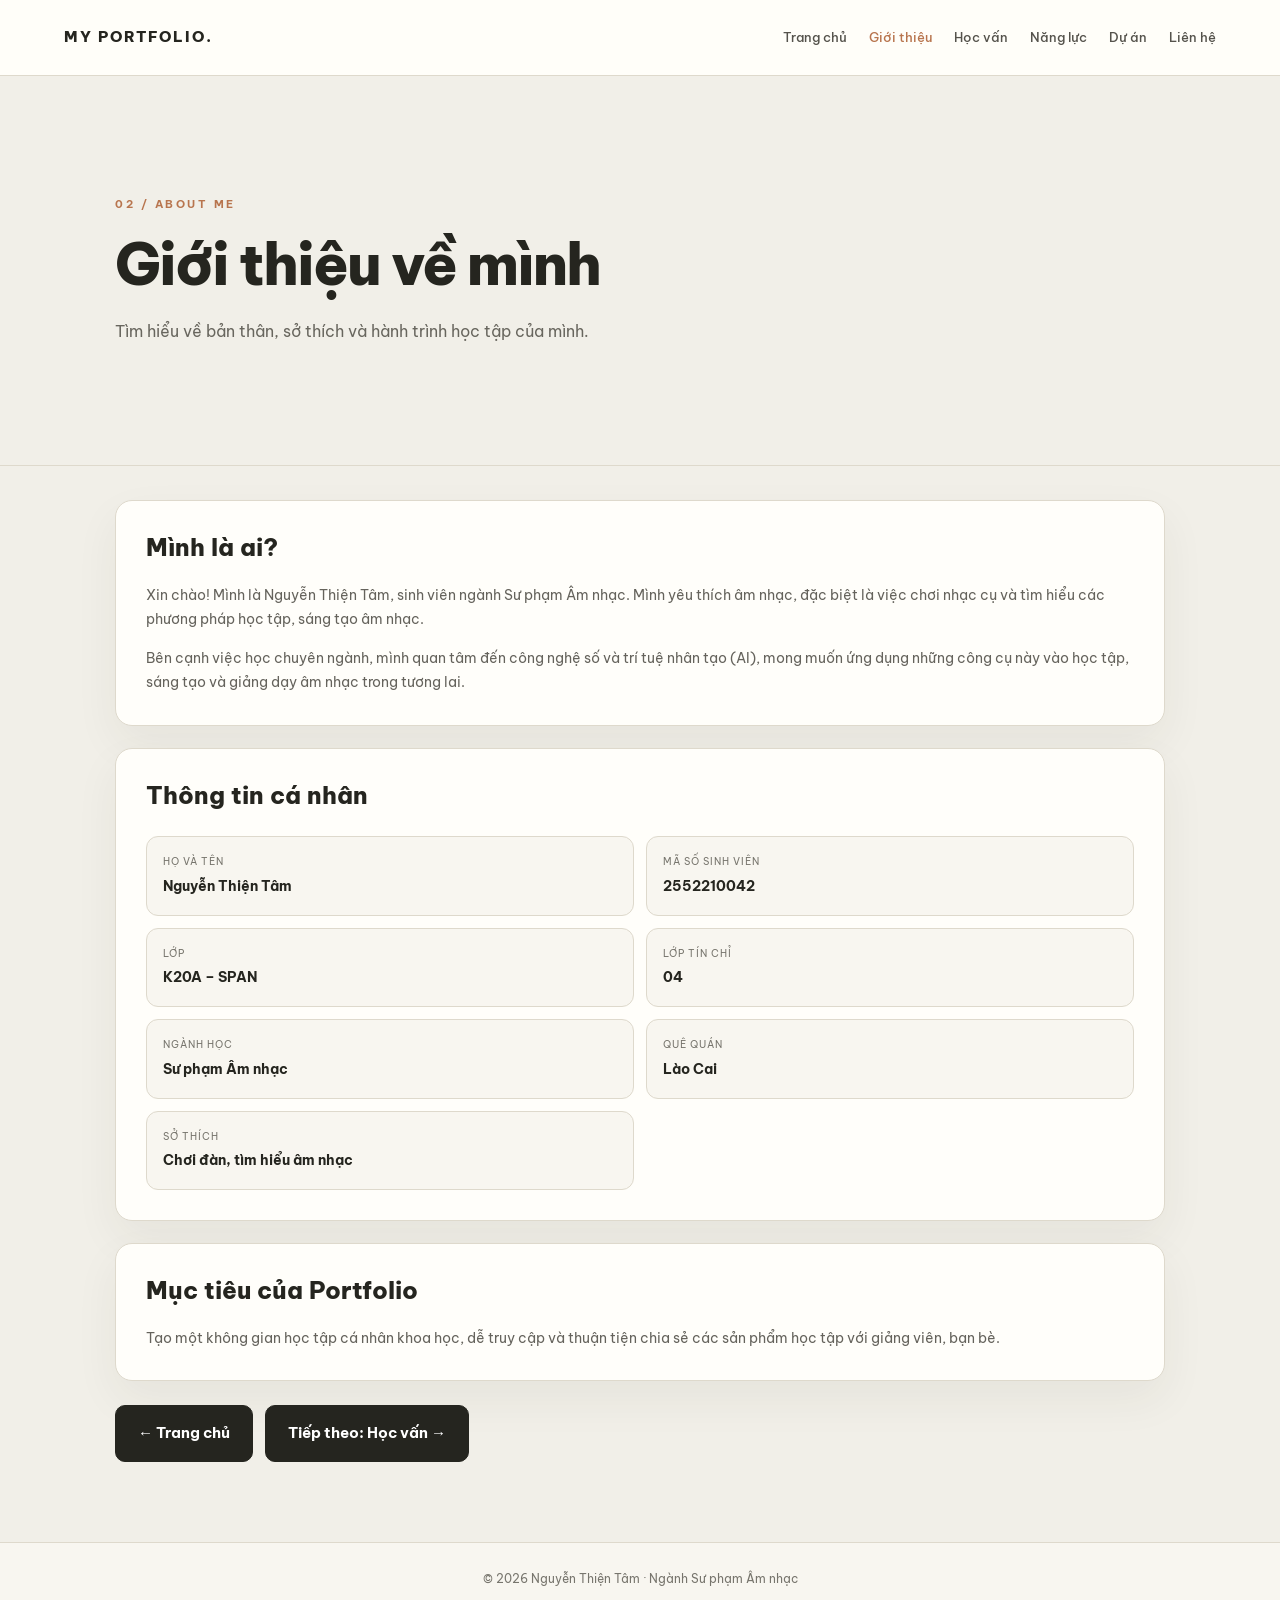
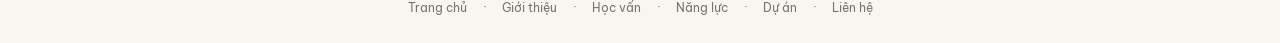
<file: gioi-thieu.html>
<!DOCTYPE html>
<html lang="vi">
<head>
<meta charset="UTF-8">
<meta name="viewport" content="width=device-width, initial-scale=1.0">
<meta name="description" content="Portfolio cá nhân Nguyễn Thiện Tâm - sinh viên Sư phạm Âm nhạc">
<title>Giới thiệu | Nguyễn Thiện Tâm</title>
<link rel="stylesheet" href="style.css">
</head>
<body>
<header class="site-header">
  <a class="brand" href="index.html">MY PORTFOLIO.</a>
  <button class="menu-toggle" aria-label="Mở menu" aria-expanded="false" onclick="document.querySelector('.nav').classList.toggle('open');this.setAttribute('aria-expanded',document.querySelector('.nav').classList.contains('open'))">☰</button>
  <nav class="nav"><a href="index.html" class="">Trang chủ</a>
<a href="gioi-thieu.html" class="active">Giới thiệu</a>
<a href="hoc-van.html" class="">Học vấn</a>
<a href="nang-luc.html" class="">Năng lực</a>
<a href="du-an.html" class="">Dự án</a>
<a href="lien-he.html" class="">Liên hệ</a></nav>
</header>
<section class="hero"><div class="container">
  <div class="label">02 / ABOUT ME</div>
  <h1>Giới thiệu về mình</h1>
  <p class="lead">Tìm hiểu về bản thân, sở thích và hành trình học tập của mình.</p>
</div></section>
<main><div class="container">
<section class="card">
 <h2>Mình là ai?</h2>
 <p>Xin chào! Mình là Nguyễn Thiện Tâm, sinh viên ngành Sư phạm Âm nhạc. Mình yêu thích âm nhạc, đặc biệt là việc chơi nhạc cụ và tìm hiểu các phương pháp học tập, sáng tạo âm nhạc.</p>
 <p>Bên cạnh việc học chuyên ngành, mình quan tâm đến công nghệ số và trí tuệ nhân tạo (AI), mong muốn ứng dụng những công cụ này vào học tập, sáng tạo và giảng dạy âm nhạc trong tương lai.</p>
</section>
<section class="card">
 <h2>Thông tin cá nhân</h2>
 <div class="info-list">
  <div class="info-item"><small>Họ và tên</small><strong>Nguyễn Thiện Tâm</strong></div>
  <div class="info-item"><small>Mã số sinh viên</small><strong>2552210042</strong></div>
  <div class="info-item"><small>Lớp</small><strong>K20A – SPAN</strong></div>
  <div class="info-item"><small>Lớp tín chỉ</small><strong>04</strong></div>
  <div class="info-item"><small>Ngành học</small><strong>Sư phạm Âm nhạc</strong></div>
  <div class="info-item"><small>Quê quán</small><strong>Lào Cai</strong></div>
  <div class="info-item"><small>Sở thích</small><strong>Chơi đàn, tìm hiểu âm nhạc</strong></div>
 </div>
</section>
<section class="card">
 <h2>Mục tiêu của Portfolio</h2>
 <p>Tạo một không gian học tập cá nhân khoa học, dễ truy cập và thuận tiện chia sẻ các sản phẩm học tập với giảng viên, bạn bè.</p>
</section>
<div class="button-row"><a class="btn" href="index.html">← Trang chủ</a><a class="btn primary" href="hoc-van.html">Tiếp theo: Học vấn →</a></div>
</div></main>
<footer>
  <div>© 2026 Nguyễn Thiện Tâm · Ngành Sư phạm Âm nhạc</div>
  <div class="footer-nav"><a href="index.html">Trang chủ</a> · <a href="gioi-thieu.html">Giới thiệu</a> · <a href="hoc-van.html">Học vấn</a> · <a href="nang-luc.html">Năng lực</a> · <a href="du-an.html">Dự án</a> · <a href="lien-he.html">Liên hệ</a></div>
</footer>
</body></html>
</file>
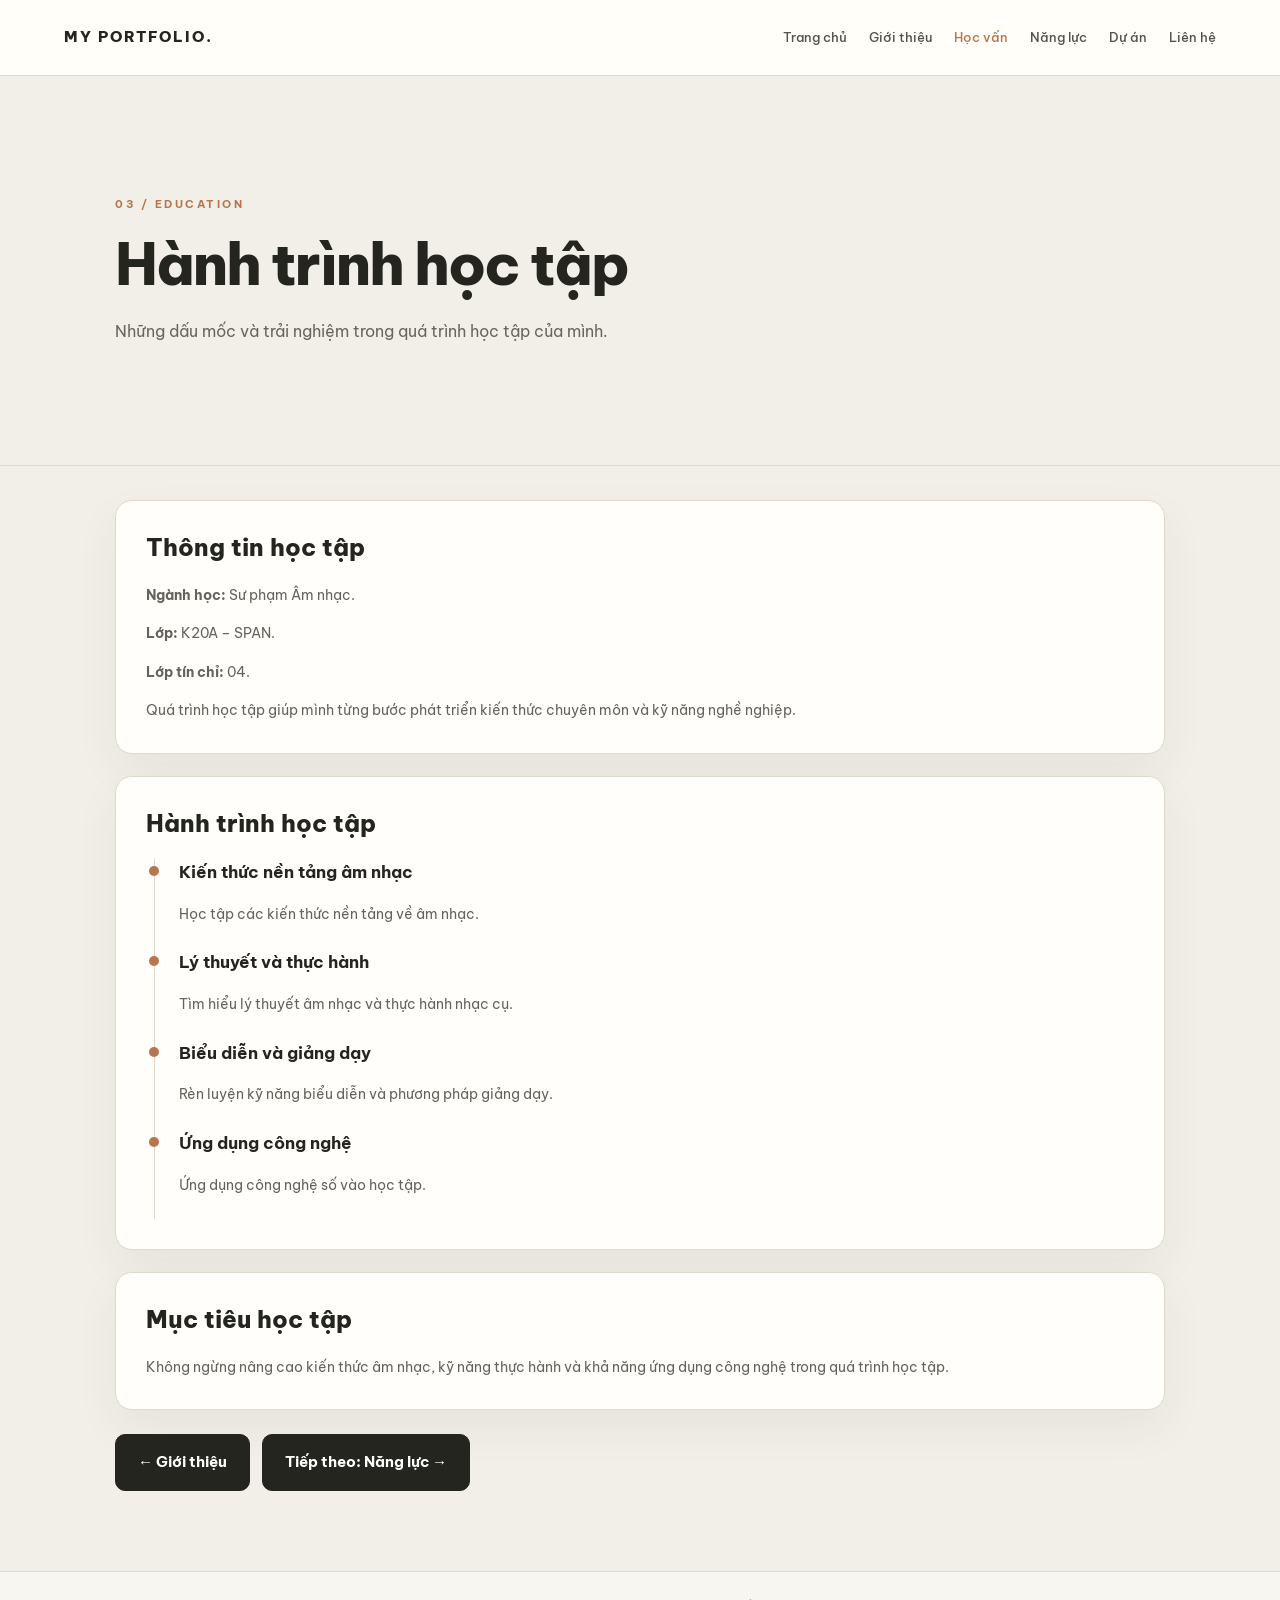
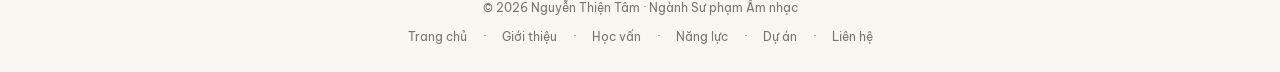
<file: hoc-van.html>
<!DOCTYPE html>
<html lang="vi">
<head>
<meta charset="UTF-8">
<meta name="viewport" content="width=device-width, initial-scale=1.0">
<meta name="description" content="Portfolio cá nhân Nguyễn Thiện Tâm - sinh viên Sư phạm Âm nhạc">
<title>Học vấn | Nguyễn Thiện Tâm</title>
<link rel="stylesheet" href="style.css">
</head>
<body>
<header class="site-header">
  <a class="brand" href="index.html">MY PORTFOLIO.</a>
  <button class="menu-toggle" aria-label="Mở menu" aria-expanded="false" onclick="document.querySelector('.nav').classList.toggle('open');this.setAttribute('aria-expanded',document.querySelector('.nav').classList.contains('open'))">☰</button>
  <nav class="nav"><a href="index.html" class="">Trang chủ</a>
<a href="gioi-thieu.html" class="">Giới thiệu</a>
<a href="hoc-van.html" class="active">Học vấn</a>
<a href="nang-luc.html" class="">Năng lực</a>
<a href="du-an.html" class="">Dự án</a>
<a href="lien-he.html" class="">Liên hệ</a></nav>
</header>
<section class="hero"><div class="container">
  <div class="label">03 / EDUCATION</div>
  <h1>Hành trình học tập</h1>
  <p class="lead">Những dấu mốc và trải nghiệm trong quá trình học tập của mình.</p>
</div></section>
<main><div class="container">
<section class="card">
 <h2>Thông tin học tập</h2>
 <p><strong>Ngành học:</strong> Sư phạm Âm nhạc.</p>
 <p><strong>Lớp:</strong> K20A – SPAN.</p>
 <p><strong>Lớp tín chỉ:</strong> 04.</p>
 <p>Quá trình học tập giúp mình từng bước phát triển kiến thức chuyên môn và kỹ năng nghề nghiệp.</p>
</section>
<section class="card">
 <h2>Hành trình học tập</h2>
 <div class="timeline">
  <div class="timeline-item"><h3>Kiến thức nền tảng âm nhạc</h3><p>Học tập các kiến thức nền tảng về âm nhạc.</p></div>
  <div class="timeline-item"><h3>Lý thuyết và thực hành</h3><p>Tìm hiểu lý thuyết âm nhạc và thực hành nhạc cụ.</p></div>
  <div class="timeline-item"><h3>Biểu diễn và giảng dạy</h3><p>Rèn luyện kỹ năng biểu diễn và phương pháp giảng dạy.</p></div>
  <div class="timeline-item"><h3>Ứng dụng công nghệ</h3><p>Ứng dụng công nghệ số vào học tập.</p></div>
 </div>
</section>
<section class="card">
 <h2>Mục tiêu học tập</h2>
 <p>Không ngừng nâng cao kiến thức âm nhạc, kỹ năng thực hành và khả năng ứng dụng công nghệ trong quá trình học tập.</p>
</section>
<div class="button-row"><a class="btn" href="gioi-thieu.html">← Giới thiệu</a><a class="btn primary" href="nang-luc.html">Tiếp theo: Năng lực →</a></div>
</div></main>
<footer>
  <div>© 2026 Nguyễn Thiện Tâm · Ngành Sư phạm Âm nhạc</div>
  <div class="footer-nav"><a href="index.html">Trang chủ</a> · <a href="gioi-thieu.html">Giới thiệu</a> · <a href="hoc-van.html">Học vấn</a> · <a href="nang-luc.html">Năng lực</a> · <a href="du-an.html">Dự án</a> · <a href="lien-he.html">Liên hệ</a></div>
</footer>
</body></html>
</file>
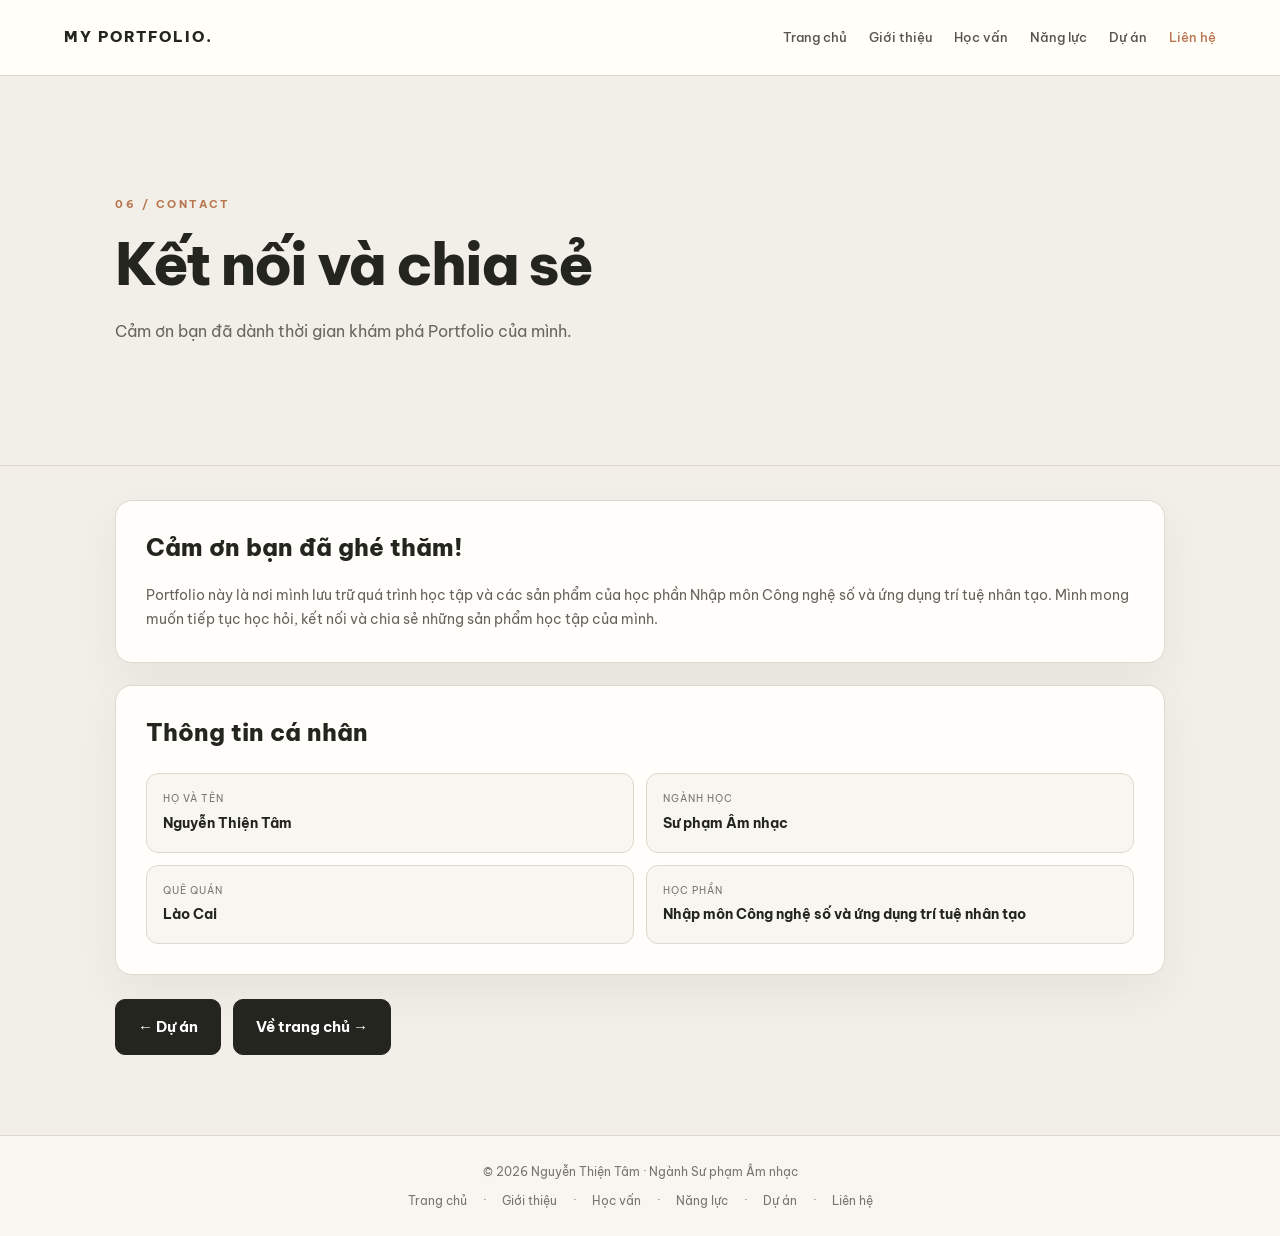
<file: lien-he.html>
<!DOCTYPE html>
<html lang="vi">
<head>
<meta charset="UTF-8">
<meta name="viewport" content="width=device-width, initial-scale=1.0">
<meta name="description" content="Portfolio cá nhân Nguyễn Thiện Tâm - sinh viên Sư phạm Âm nhạc">
<title>Liên hệ | Nguyễn Thiện Tâm</title>
<link rel="stylesheet" href="style.css">
</head>
<body>
<header class="site-header">
  <a class="brand" href="index.html">MY PORTFOLIO.</a>
  <button class="menu-toggle" aria-label="Mở menu" aria-expanded="false" onclick="document.querySelector('.nav').classList.toggle('open');this.setAttribute('aria-expanded',document.querySelector('.nav').classList.contains('open'))">☰</button>
  <nav class="nav"><a href="index.html" class="">Trang chủ</a>
<a href="gioi-thieu.html" class="">Giới thiệu</a>
<a href="hoc-van.html" class="">Học vấn</a>
<a href="nang-luc.html" class="">Năng lực</a>
<a href="du-an.html" class="">Dự án</a>
<a href="lien-he.html" class="active">Liên hệ</a></nav>
</header>
<section class="hero"><div class="container">
  <div class="label">06 / CONTACT</div>
  <h1>Kết nối và chia sẻ</h1>
  <p class="lead">Cảm ơn bạn đã dành thời gian khám phá Portfolio của mình.</p>
</div></section>
<main><div class="container">
<section class="card">
 <h2>Cảm ơn bạn đã ghé thăm!</h2>
 <p>Portfolio này là nơi mình lưu trữ quá trình học tập và các sản phẩm của học phần Nhập môn Công nghệ số và ứng dụng trí tuệ nhân tạo. Mình mong muốn tiếp tục học hỏi, kết nối và chia sẻ những sản phẩm học tập của mình.</p>
</section>
<section class="card">
 <h2>Thông tin cá nhân</h2>
 <div class="info-list">
  <div class="info-item"><small>Họ và tên</small><strong>Nguyễn Thiện Tâm</strong></div>
  <div class="info-item"><small>Ngành học</small><strong>Sư phạm Âm nhạc</strong></div>
  <div class="info-item"><small>Quê quán</small><strong>Lào Cai</strong></div>
  <div class="info-item"><small>Học phần</small><strong>Nhập môn Công nghệ số và ứng dụng trí tuệ nhân tạo</strong></div>
 </div>
</section>
<div class="button-row"><a class="btn" href="du-an.html">← Dự án</a><a class="btn primary" href="index.html">Về trang chủ →</a></div>
</div></main>
<footer>
  <div>© 2026 Nguyễn Thiện Tâm · Ngành Sư phạm Âm nhạc</div>
  <div class="footer-nav"><a href="index.html">Trang chủ</a> · <a href="gioi-thieu.html">Giới thiệu</a> · <a href="hoc-van.html">Học vấn</a> · <a href="nang-luc.html">Năng lực</a> · <a href="du-an.html">Dự án</a> · <a href="lien-he.html">Liên hệ</a></div>
</footer>
</body></html>
</file>
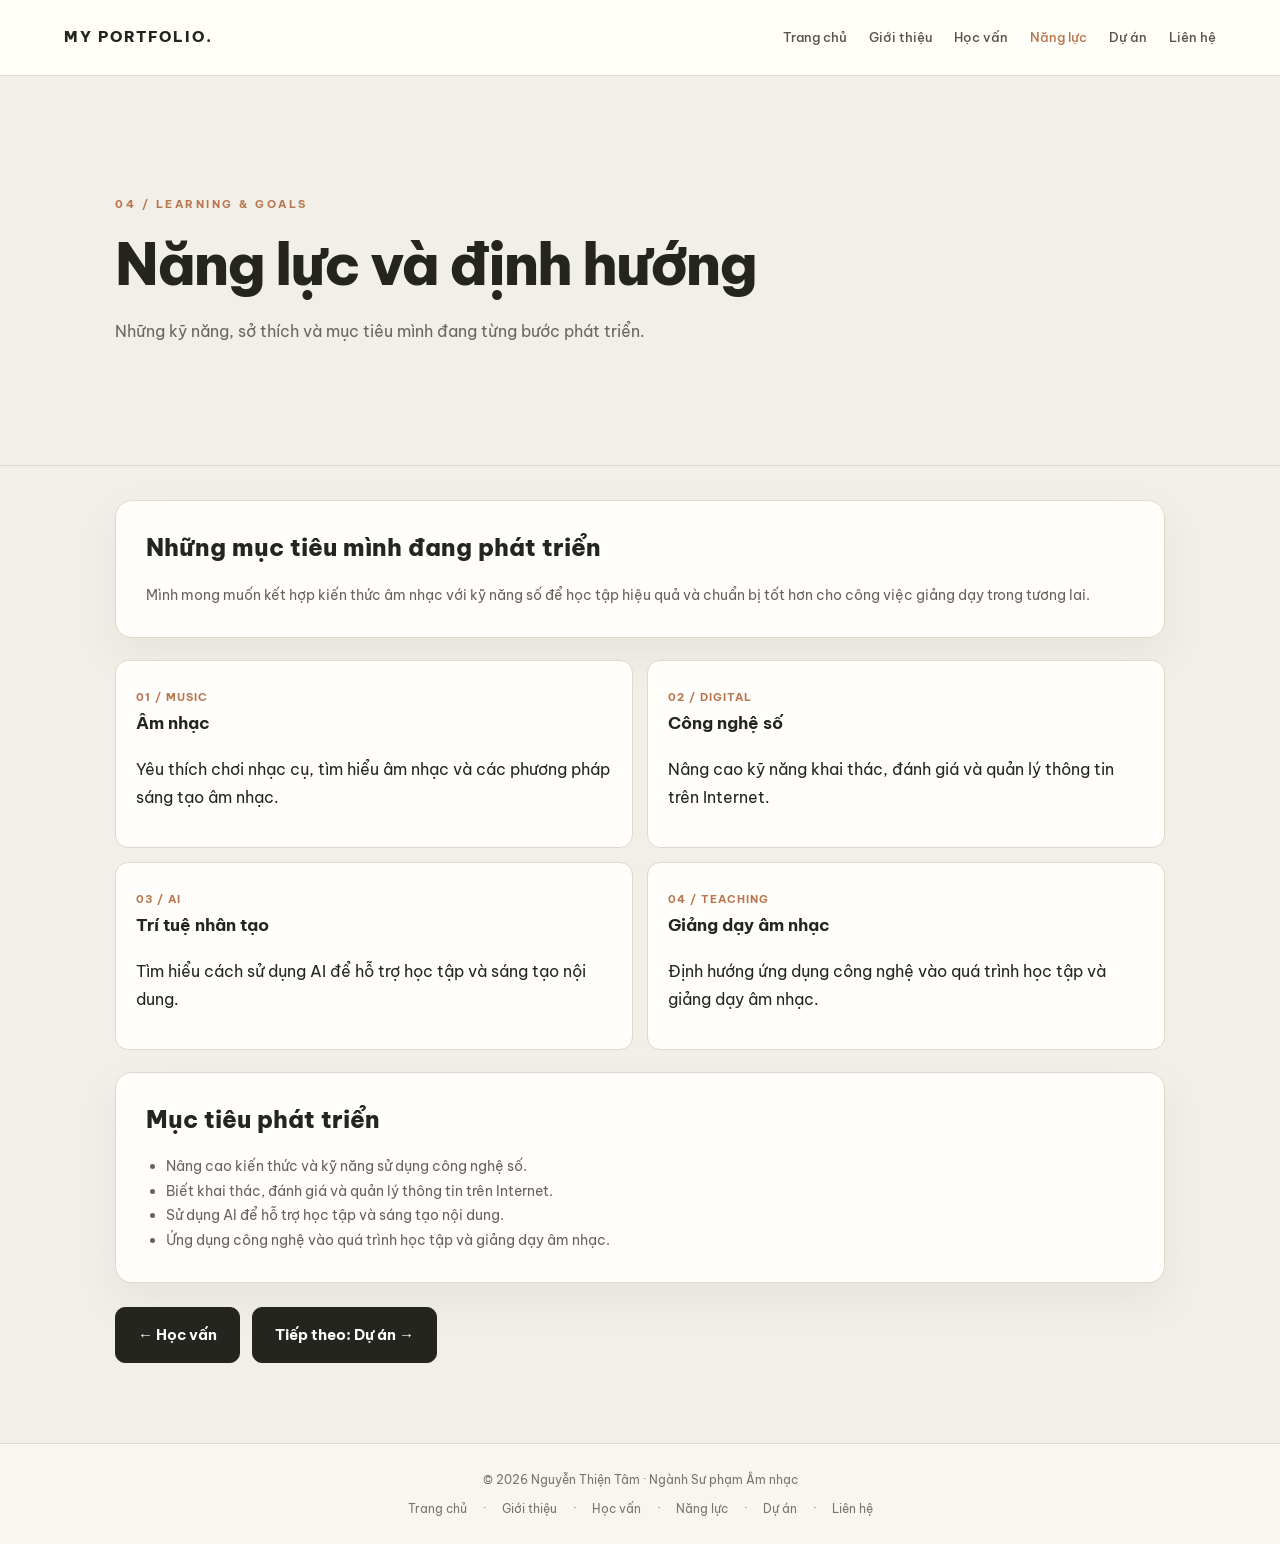
<file: nang-luc.html>
<!DOCTYPE html>
<html lang="vi">
<head>
<meta charset="UTF-8">
<meta name="viewport" content="width=device-width, initial-scale=1.0">
<meta name="description" content="Portfolio cá nhân Nguyễn Thiện Tâm - sinh viên Sư phạm Âm nhạc">
<title>Năng lực | Nguyễn Thiện Tâm</title>
<link rel="stylesheet" href="style.css">
</head>
<body>
<header class="site-header">
  <a class="brand" href="index.html">MY PORTFOLIO.</a>
  <button class="menu-toggle" aria-label="Mở menu" aria-expanded="false" onclick="document.querySelector('.nav').classList.toggle('open');this.setAttribute('aria-expanded',document.querySelector('.nav').classList.contains('open'))">☰</button>
  <nav class="nav"><a href="index.html" class="">Trang chủ</a>
<a href="gioi-thieu.html" class="">Giới thiệu</a>
<a href="hoc-van.html" class="">Học vấn</a>
<a href="nang-luc.html" class="active">Năng lực</a>
<a href="du-an.html" class="">Dự án</a>
<a href="lien-he.html" class="">Liên hệ</a></nav>
</header>
<section class="hero"><div class="container">
  <div class="label">04 / LEARNING & GOALS</div>
  <h1>Năng lực và định hướng</h1>
  <p class="lead">Những kỹ năng, sở thích và mục tiêu mình đang từng bước phát triển.</p>
</div></section>
<main><div class="container">
<section class="card">
 <h2>Những mục tiêu mình đang phát triển</h2>
 <p>Mình mong muốn kết hợp kiến thức âm nhạc với kỹ năng số để học tập hiệu quả và chuẩn bị tốt hơn cho công việc giảng dạy trong tương lai.</p>
</section>
<div class="skill-list">
 <div class="skill"><span>01 / MUSIC</span><h3>Âm nhạc</h3><p>Yêu thích chơi nhạc cụ, tìm hiểu âm nhạc và các phương pháp sáng tạo âm nhạc.</p></div>
 <div class="skill"><span>02 / DIGITAL</span><h3>Công nghệ số</h3><p>Nâng cao kỹ năng khai thác, đánh giá và quản lý thông tin trên Internet.</p></div>
 <div class="skill"><span>03 / AI</span><h3>Trí tuệ nhân tạo</h3><p>Tìm hiểu cách sử dụng AI để hỗ trợ học tập và sáng tạo nội dung.</p></div>
 <div class="skill"><span>04 / TEACHING</span><h3>Giảng dạy âm nhạc</h3><p>Định hướng ứng dụng công nghệ vào quá trình học tập và giảng dạy âm nhạc.</p></div>
</div>
<section class="card" style="margin-top:22px">
 <h2>Mục tiêu phát triển</h2>
 <ul>
  <li>Nâng cao kiến thức và kỹ năng sử dụng công nghệ số.</li>
  <li>Biết khai thác, đánh giá và quản lý thông tin trên Internet.</li>
  <li>Sử dụng AI để hỗ trợ học tập và sáng tạo nội dung.</li>
  <li>Ứng dụng công nghệ vào quá trình học tập và giảng dạy âm nhạc.</li>
 </ul>
</section>
<div class="button-row"><a class="btn" href="hoc-van.html">← Học vấn</a><a class="btn primary" href="du-an.html">Tiếp theo: Dự án →</a></div>
</div></main>
<footer>
  <div>© 2026 Nguyễn Thiện Tâm · Ngành Sư phạm Âm nhạc</div>
  <div class="footer-nav"><a href="index.html">Trang chủ</a> · <a href="gioi-thieu.html">Giới thiệu</a> · <a href="hoc-van.html">Học vấn</a> · <a href="nang-luc.html">Năng lực</a> · <a href="du-an.html">Dự án</a> · <a href="lien-he.html">Liên hệ</a></div>
</footer>
</body></html>
</file>
<file: style.css>
@import url('https://fonts.googleapis.com/css2?family=Be+Vietnam+Pro:wght@400;500;600;700;800&display=swap');
:root{--paper:#f1efe8;--paper2:#f8f6f0;--ink:#25251f;--muted:#77756d;--line:#ded9cc;--accent:#b8754e;--white:#fffefa;--shadow:0 18px 45px rgba(53,45,32,.06)}
*{box-sizing:border-box}
html{scroll-behavior:smooth}
body{margin:0;background:var(--paper);color:var(--ink);font-family:'Be Vietnam Pro',Arial,sans-serif;line-height:1.75}
a{color:inherit;text-decoration:none}
.site-header{height:auto;min-height:76px;background:rgba(255,254,250,.96);border-bottom:1px solid var(--line);display:flex;align-items:center;justify-content:space-between;padding:15px max(5vw,24px);gap:24px;position:sticky;top:0;z-index:10}
.brand{font-size:15px;font-weight:800;letter-spacing:2px;white-space:nowrap}
.nav{display:flex;align-items:center;justify-content:flex-end;gap:22px;flex-wrap:wrap}
.nav a{font-size:13px;font-weight:500;color:#55534c;transition:.2s}
.nav a:hover,.nav a.active{color:var(--accent)}
.menu-toggle{display:none;border:1px solid var(--line);background:transparent;border-radius:8px;padding:8px 12px;font-size:18px}
.hero{min-height:390px;padding:105px 24px 90px;border-bottom:1px solid var(--line);display:flex;align-items:center}
.container{width:min(1050px,90%);margin:0 auto}
.label,.eyebrow{font-size:11px;letter-spacing:2.5px;text-transform:uppercase;color:var(--accent);font-weight:700}
h1{font-size:clamp(38px,6vw,58px);line-height:1.16;letter-spacing:-2px;margin:16px 0 20px;font-weight:800}
h2{font-size:23px;line-height:1.35;margin:0 0 16px}
h3{font-size:17px;margin:0 0 8px}
.lead{max-width:680px;color:#68665e;font-size:16px}
main{padding:34px 0 80px}
.content-grid{display:grid;grid-template-columns:repeat(2,minmax(0,1fr));gap:22px}
.card{background:var(--white);border:1px solid var(--line);border-radius:17px;padding:30px;margin:0 0 22px;box-shadow:var(--shadow)}
.card p:last-child{margin-bottom:0}
.card p,.card li{color:#65635c;font-size:14px}
.card ul{padding-left:20px;margin-bottom:0}
.profile{display:grid;grid-template-columns:1.15fr .85fr;gap:35px;align-items:center}
.avatar-wrap{background:#e8e2d6;border-radius:20px;padding:14px;max-width:360px;margin-left:auto}
.avatar{width:100%;height:430px;object-fit:cover;object-position:center 25%;display:block;border-radius:13px}
.info-list{display:grid;grid-template-columns:repeat(2,minmax(0,1fr));gap:12px;margin-top:24px}
.info-item{background:var(--paper2);border:1px solid var(--line);padding:14px 16px;border-radius:12px}
.info-item small{display:block;color:var(--muted);font-size:10px;letter-spacing:1px;text-transform:uppercase}
.info-item strong{font-size:14px}
.button-row{display:flex;gap:12px;flex-wrap:wrap;margin-top:24px}
.btn{display:inline-flex;align-items:center;justify-content:center;padding:11px 17px;border:1px solid var(--line);border-radius:9px;font-size:13px;font-weight:600;background:var(--white);transition:.2s}
.btn:hover{border-color:var(--accent);color:var(--accent);transform:translateY(-1px)}
.btn.primary{background:var(--ink);border-color:var(--ink);color:white}
.btn.primary:hover{background:var(--accent);border-color:var(--accent)}
.timeline{border-left:1px solid var(--line);padding-left:24px;margin-left:8px}
.timeline-item{position:relative;padding:0 0 22px}
.timeline-item:before{content:"";position:absolute;width:10px;height:10px;border-radius:50%;background:var(--accent);left:-30px;top:8px}
.project-grid{display:grid;grid-template-columns:repeat(2,minmax(0,1fr));gap:18px}
.project-card{background:var(--white);border:1px solid var(--line);border-radius:15px;padding:24px;transition:.2s}
.project-card:hover{transform:translateY(-3px);box-shadow:var(--shadow)}
.project-no{font-size:11px;color:var(--accent);letter-spacing:2px;font-weight:700;margin-bottom:12px}
.project-card p{font-size:13px;color:#68665e}
.project-card .chapter{font-size:11px;color:var(--muted);font-weight:600}
.skill-list{display:grid;grid-template-columns:repeat(2,minmax(0,1fr));gap:14px}
.skill{background:var(--white);border:1px solid var(--line);padding:20px;border-radius:13px}
.skill span{color:var(--accent);font-size:11px;font-weight:700;letter-spacing:1px}
footer{border-top:1px solid var(--line);background:var(--paper2);padding:25px 5vw;text-align:center;color:var(--muted);font-size:12px}
.footer-nav{margin-top:8px;display:flex;justify-content:center;gap:16px;flex-wrap:wrap}
.footer-nav a:hover{color:var(--accent)}
.note{font-size:12px;color:var(--muted);margin-top:16px}
@media(max-width:760px){
 .site-header{align-items:flex-start;flex-wrap:wrap}.menu-toggle{display:block}.nav{display:none;width:100%;flex-direction:column;align-items:flex-start;gap:8px;padding:10px 0}.nav.open{display:flex}
 .hero{min-height:300px;padding:75px 20px}.profile{grid-template-columns:1fr}.avatar-wrap{margin:0;max-width:100%}.avatar{height:360px}
 .content-grid,.project-grid,.skill-list{grid-template-columns:1fr}.info-list{grid-template-columns:1fr 1fr}.card{padding:23px}
}
.detail-link {
    display: inline-flex;
    margin-top: 12px;
    color: #b8754e;
    background: #f8f6f0;
    border: 1px solid #ded9cc;
    border-radius: 9px;
    padding: 10px 16px;
    font-size: 13px;
    font-weight: 600;
    transition: 0.25s;
}

.detail-link:hover {
    background: #25251f;
    color: white;
    border-color: #25251f;
    transform: translateY(-2px);
}

/* Nút xem PDF và tải Word ở bài tập */
.actions .btn {
    display: inline-block !important;
    padding: 16px 24px !important;
    border-radius: 12px !important;
    background-color: #f1eee7 !important;
    border: 1px solid #ddd5c7 !important;
    color: #292923 !important;
    font-size: 16px !important;
    font-weight: 700 !important;
    text-decoration: none !important;
    margin-right: 8px !important;
    transition: 0.2s ease;
}

.actions .btn:hover {
    background-color: #e8e2d7 !important;
    color: #292923 !important;
}

/* DONG BO PHONG CHU TOAN BO PORTFOLIO */
body,
body * {
    font-family: 'Be Vietnam Pro', Arial, sans-serif !important;
}


/* =====================================
   BO SUNG GIAO DIEN RIENG CHO BAI TAP 05
   ===================================== */

/* Thong tin bai tap */
.info-grid {
    display: grid;
    grid-template-columns: repeat(2, minmax(0, 1fr));
    gap: 14px;
    margin-top: 15px;
}

.info-item {
    background: var(--paper2);
    border: 1px solid var(--line);
    border-radius: 12px;
    padding: 16px;
}

/* Khung prompt */
.prompt-box {
    background: var(--paper2);
    border: 1px solid var(--line);
    border-left: 4px solid var(--accent);
    border-radius: 12px;
    padding: 22px;
    margin: 16px 0;
    color: var(--ink);
    line-height: 1.75;
}

/* Khung video */
.video-box {
    width: 100%;
    aspect-ratio: 16 / 9;
    margin: 20px 0;
    border-radius: 14px;
    overflow: hidden;
    background: #222;
}

.video-box iframe {
    width: 100%;
    height: 100%;
    border: 0;
    display: block;
}

/* Ghi chu */
.note {
    color: var(--muted);
    font-size: 13px;
    line-height: 1.7;
    margin-top: 14px;
}

/* Dien thoai va man hinh nho */
@media (max-width: 760px) {
    .info-grid {
        grid-template-columns: 1fr;
    }

    .video-box {
        margin: 14px 0;
    }
}


/* SUA NUT XEM VIDEO YOUTUBE */
.button-row a.btn,
.button-row a.btn-primary {
    display: inline-flex !important;
    align-items: center !important;
    justify-content: center !important;
    padding: 14px 22px !important;
    background: #25251f !important;
    color: #ffffff !important;
    border: 1px solid #25251f !important;
    border-radius: 10px !important;
    font-size: 15px !important;
    font-weight: 700 !important;
    text-decoration: none !important;
    visibility: visible !important;
    opacity: 1 !important;
}

.button-row a.btn:hover,
.button-row a.btn-primary:hover {
    background: #b8754e !important;
    color: #ffffff !important;
}

/* SUA TIEU DE CAC MUC DANH SO */
.card h2 {
    font-size: 24px !important;
    font-weight: 800 !important;
    line-height: 1.4 !important;
    color: #25251f !important;
    margin-bottom: 18px !important;
}

/* GIUP TIEU DE KHONG BI CHE KHI CHUYEN DEN MUC */
.card h2 {
    scroll-margin-top: 100px;
}
</file>
